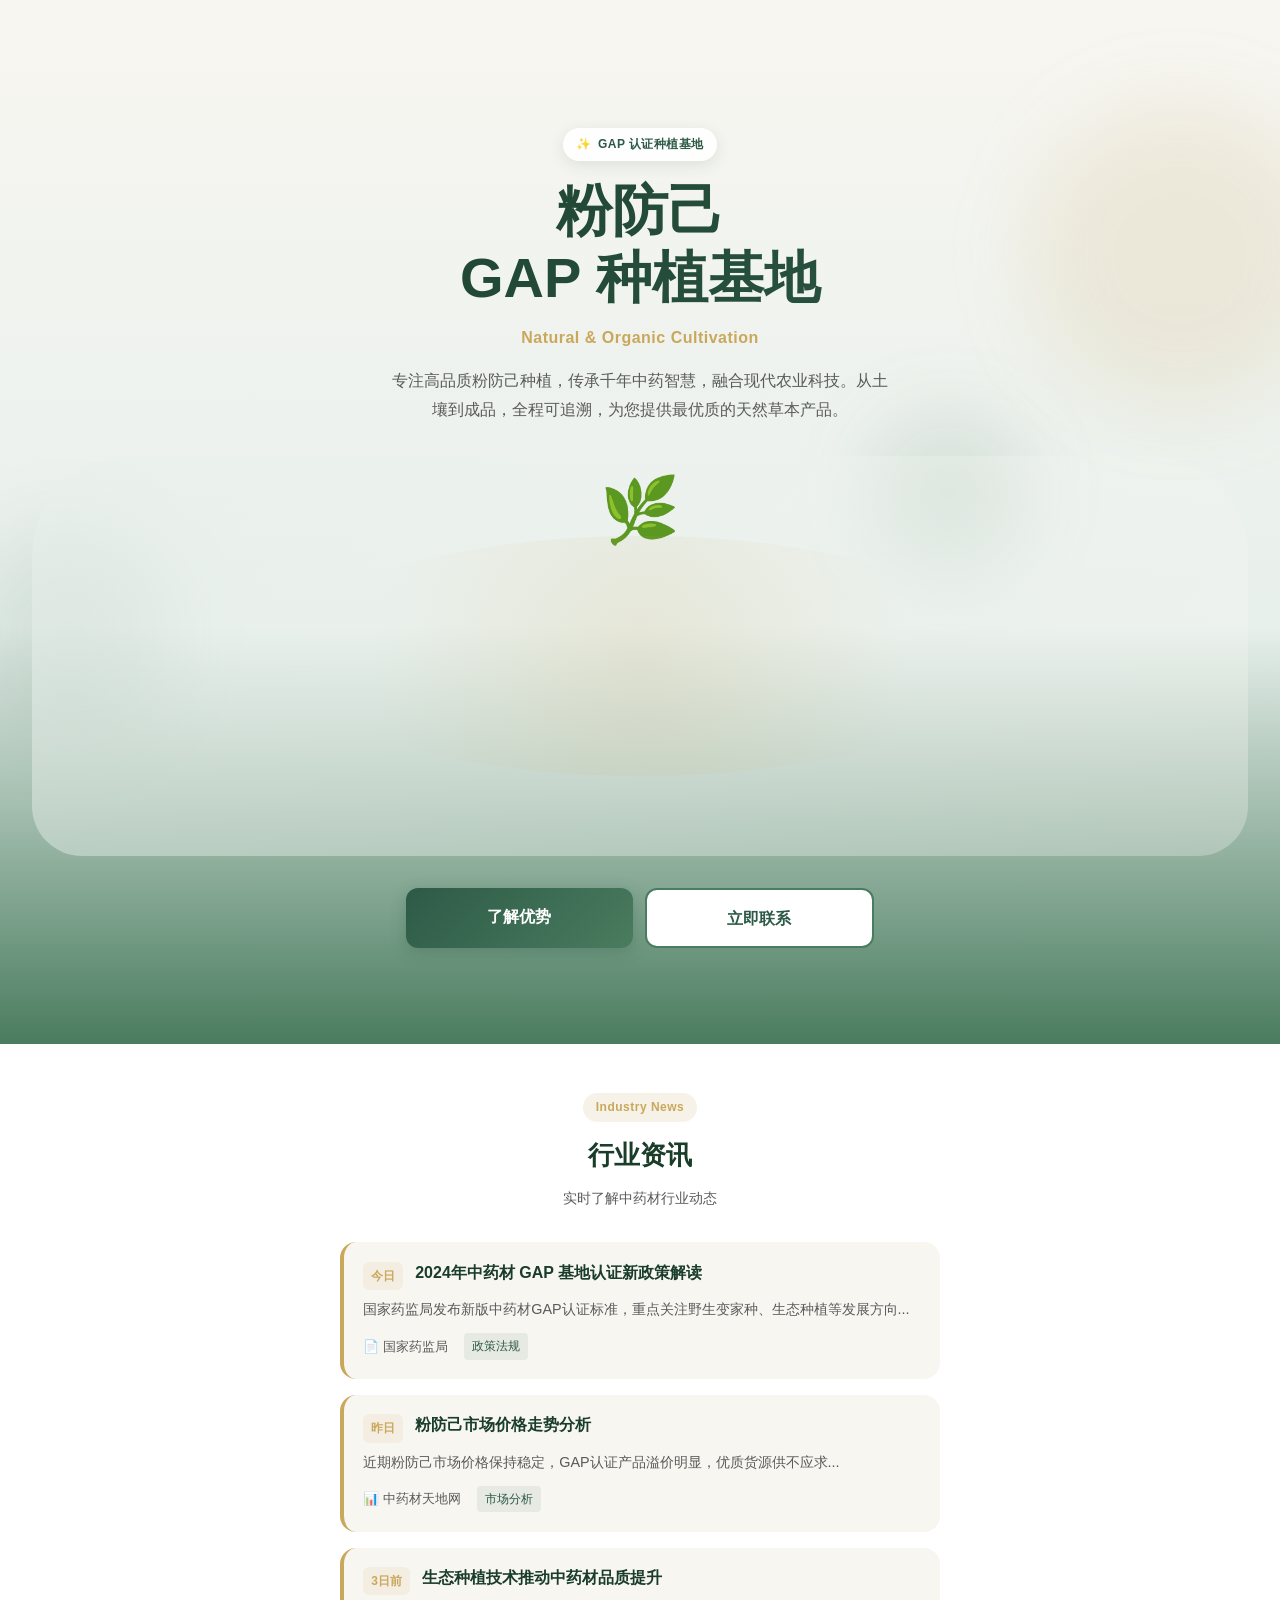
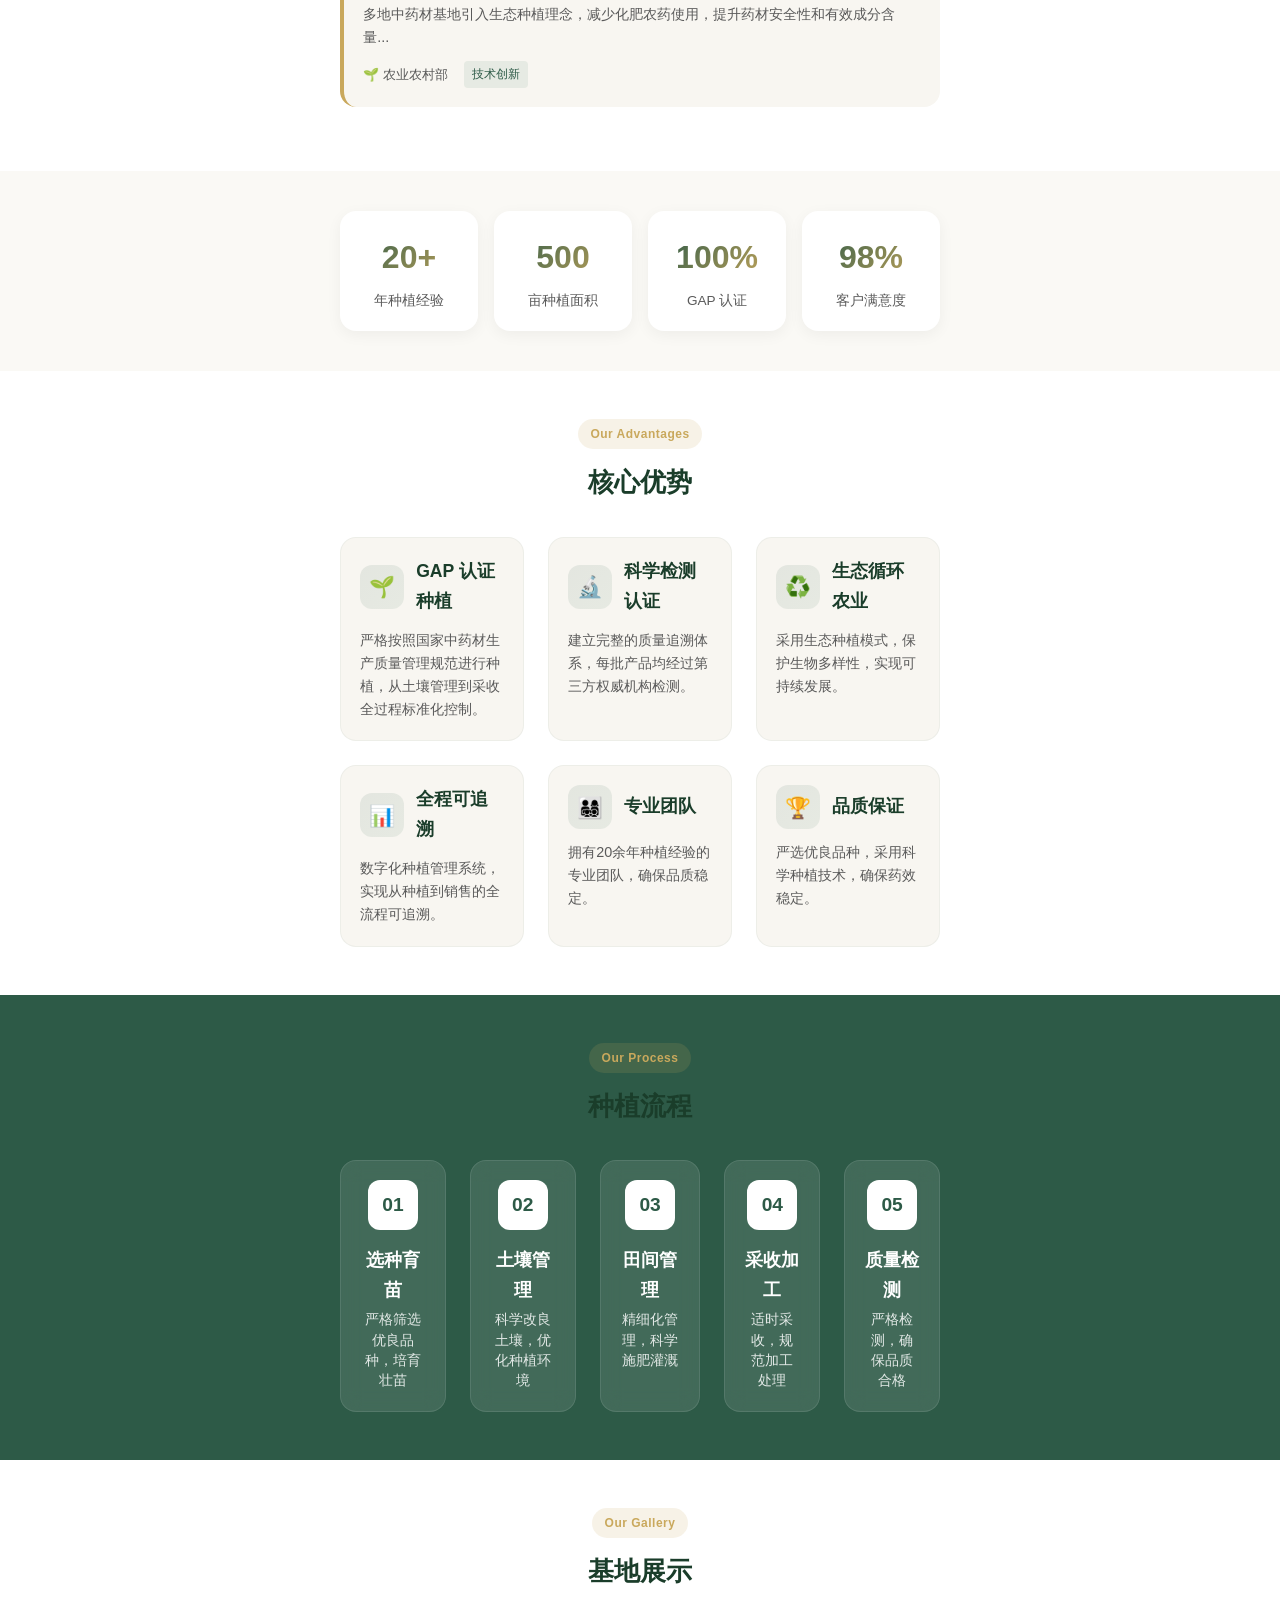
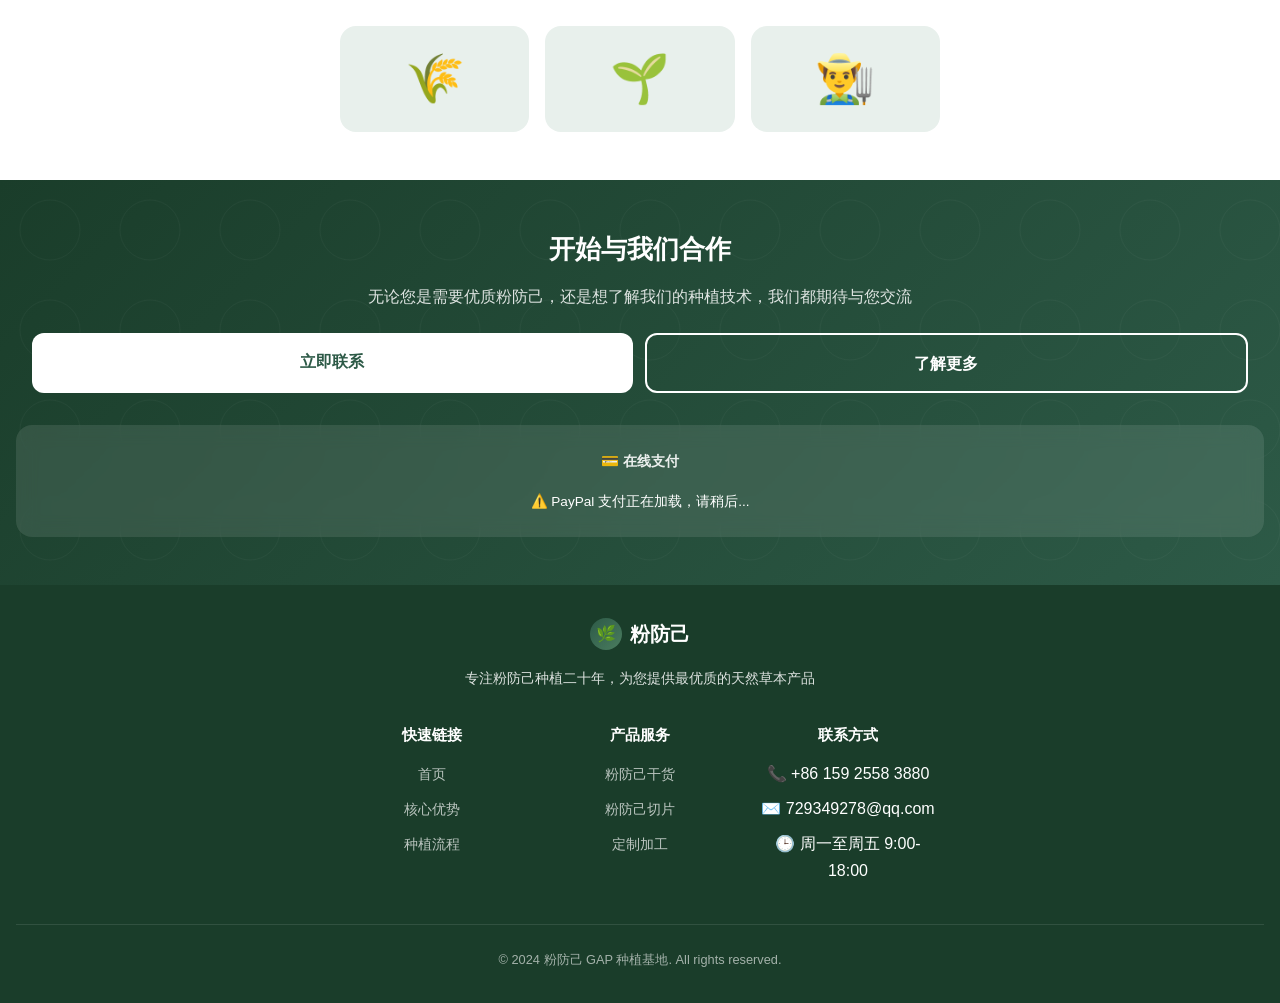
<file: index.html>
<!DOCTYPE html>
<html lang="zh-CN">
<head>
    <meta charset="UTF-8">
    <meta name="viewport" content="width=device-width, initial-scale=1.0, maximum-scale=5.0">
    <title>粉防己 GAP 种植基地 - Natural & Organic Cultivation</title>
    <style>
        @charset "UTF-8";

        * {
            margin: 0;
            padding: 0;
            box-sizing: border-box;
        }

        :root {
            --primary-dark: #1a3d2a;
            --primary: #2d5a47;
            --primary-light: #4a7c5f;
            --accent: #c9a85c;
            --accent-light: #e8d5a8;
            --cream: #f8f6f1;
            --cream-light: #faf9f5;
            --light-green: #e8f0ec;
            --text-primary: #1a1a1a;
            --text-secondary: #5a5a5a;
            --white: #ffffff;
        }

        body {
            font-family: -apple-system, BlinkMacSystemFont, "Segoe UI", "Microsoft YaHei", "SimSun", sans-serif;
            background: var(--cream);
            color: var(--text-primary);
            line-height: 1.7;
            overflow-x: hidden;
        }

        /* Mobile Navigation */
        .mobile-nav {
            position: fixed;
            top: 0;
            left: 0;
            right: 0;
            z-index: 1000;
            background: rgba(255, 255, 255, 0.98);
            backdrop-filter: blur(20px);
            -webkit-backdrop-filter: blur(20px);
            padding: 0.75rem 1rem;
            display: flex;
            justify-content: space-between;
            align-items: center;
            border-bottom: 1px solid rgba(26, 61, 42, 0.08);
        }

        .nav-logo {
            font-size: 1.25rem;
            font-weight: 700;
            color: var(--primary-dark);
            text-decoration: none;
            display: flex;
            align-items: center;
            gap: 0.5rem;
        }

        .nav-logo-icon {
            width: 32px;
            height: 32px;
            background: linear-gradient(135deg, var(--primary), var(--primary-light));
            border-radius: 50%;
            display: flex;
            align-items: center;
            justify-content: center;
            color: white;
            font-size: 1rem;
        }

        .mobile-menu-btn {
            width: 44px;
            height: 44px;
            background: var(--light-green);
            border: none;
            border-radius: 12px;
            cursor: pointer;
            display: flex;
            flex-direction: column;
            align-items: center;
            justify-content: center;
            gap: 4px;
            transition: all 0.3s ease;
        }

        .mobile-menu-btn span {
            width: 20px;
            height: 2px;
            background: var(--primary);
            border-radius: 2px;
            transition: all 0.3s ease;
        }

        .mobile-menu-btn.active span:nth-child(1) {
            transform: rotate(45deg) translate(5px, 5px);
        }

        .mobile-menu-btn.active span:nth-child(2) {
            opacity: 0;
        }

        .mobile-menu-btn.active span:nth-child(3) {
            transform: rotate(-45deg) translate(5px, -5px);
        }

        .mobile-menu {
            position: fixed;
            top: 70px;
            left: 0;
            right: 0;
            background: white;
            padding: 1rem;
            transform: translateY(-100%);
            opacity: 0;
            transition: all 0.4s cubic-bezier(0.4, 0, 0.2, 1);
            z-index: 999;
            box-shadow: 0 10px 40px rgba(0, 0, 0, 0.1);
        }

        .mobile-menu.active {
            transform: translateY(0);
            opacity: 1;
        }

        .mobile-menu a {
            display: block;
            padding: 1rem;
            color: var(--text-primary);
            text-decoration: none;
            font-size: 1rem;
            font-weight: 500;
            border-radius: 12px;
            margin-bottom: 0.5rem;
            transition: all 0.3s ease;
        }

        .mobile-menu a:hover,
        .mobile-menu a.active {
            background: var(--light-green);
            color: var(--primary);
        }

        /* Hero Section - Mobile Optimized */
        .hero {
            min-height: 100vh;
            position: relative;
            padding: 5rem 1.5rem 3rem;
            overflow: hidden;
        }

        .hero-bg {
            position: absolute;
            top: 0;
            left: 0;
            right: 0;
            bottom: 0;
            background: linear-gradient(180deg,
                var(--cream) 0%,
                var(--light-green) 60%,
                var(--primary-light) 100%);
        }

        .hero-decorations {
            position: absolute;
            width: 100%;
            height: 100%;
            pointer-events: none;
        }

        .decoration-circle {
            position: absolute;
            border-radius: 50%;
            filter: blur(40px);
            animation: float 10s ease-in-out infinite;
        }

        .decoration-circle-1 {
            width: 300px;
            height: 300px;
            background: rgba(201, 168, 92, 0.15);
            top: 10%;
            right: -50px;
        }

        .decoration-circle-2 {
            width: 200px;
            height: 200px;
            background: rgba(45, 90, 71, 0.1);
            bottom: 30%;
            left: -30px;
            animation-delay: 3s;
        }

        .decoration-circle-3 {
            width: 150px;
            height: 150px;
            background: rgba(74, 124, 95, 0.15);
            top: 40%;
            right: 20%;
            animation-delay: 6s;
        }

        @keyframes float {
            0%, 100% { transform: translate(0, 0); }
            50% { transform: translate(20px, -20px); }
        }

        .hero-content {
            position: relative;
            z-index: 1;
            text-align: center;
        }

        .hero-badge {
            display: inline-flex;
            align-items: center;
            gap: 0.4rem;
            padding: 0.4rem 0.8rem;
            background: rgba(255, 255, 255, 0.9);
            backdrop-filter: blur(10px);
            border-radius: 20px;
            font-size: 0.75rem;
            color: var(--primary);
            font-weight: 600;
            margin-bottom: 1rem;
            box-shadow: 0 4px 15px rgba(26, 61, 42, 0.1);
            letter-spacing: 0.5px;
        }

        .hero-title {
            font-size: 2.2rem;
            font-weight: 800;
            line-height: 1.2;
            margin-bottom: 0.75rem;
            background: linear-gradient(135deg, var(--primary-dark), var(--primary));
            -webkit-background-clip: text;
            -webkit-text-fill-color: transparent;
            background-clip: text;
        }

        .hero-subtitle {
            font-size: 1rem;
            font-weight: 600;
            color: var(--accent);
            margin-bottom: 1rem;
            letter-spacing: 0.5px;
        }

        .hero-description {
            font-size: 1rem;
            color: var(--text-secondary);
            margin-bottom: 1.5rem;
            line-height: 1.8;
            max-width: 500px;
            margin-left: auto;
            margin-right: auto;
        }

        .hero-visual {
            width: 100%;
            height: 250px;
            margin: 2rem auto;
            position: relative;
            display: flex;
            align-items: center;
            justify-content: center;
        }

        .plant-illustration {
            width: 100%;
            height: 100%;
            background: linear-gradient(135deg,
                rgba(232, 240, 236, 0.5) 0%,
                rgba(248, 246, 241, 0.3) 100%);
            border-radius: 100px 100px 50px 50px;
            position: relative;
            overflow: hidden;
        }

        .plant-illustration::before {
            content: '';
            position: absolute;
            width: 60%;
            height: 60%;
            background: radial-gradient(circle, rgba(201, 168, 92, 0.15) 0%, transparent 70%);
            border-radius: 50%;
            top: 50%;
            left: 50%;
            transform: translate(-50%, -50%);
        }

        .hero-cta {
            display: flex;
            flex-direction: column;
            gap: 0.75rem;
            padding: 0 1rem;
        }

        .btn {
            width: 100%;
            padding: 0.9rem 1.5rem;
            border-radius: 12px;
            font-size: 1rem;
            font-weight: 600;
            text-decoration: none;
            text-align: center;
            transition: all 0.3s ease;
            border: none;
            cursor: pointer;
        }

        .btn-primary {
            background: linear-gradient(135deg, var(--primary), var(--primary-light));
            color: white;
            box-shadow: 0 4px 15px rgba(45, 90, 71, 0.3);
        }

        .btn-primary:hover {
            transform: translateY(-2px);
            box-shadow: 0 6px 20px rgba(45, 90, 71, 0.4);
        }

        .btn-secondary {
            background: white;
            color: var(--primary);
            border: 2px solid var(--primary-light);
        }

        .btn-secondary:hover {
            background: var(--light-green);
        }

        /* News Section - New */
        .news-section {
            padding: 3rem 1rem;
            background: white;
        }

        .section-header {
            text-align: center;
            margin-bottom: 2rem;
        }

        .section-tag {
            display: inline-block;
            padding: 0.3rem 0.8rem;
            background: rgba(201, 168, 92, 0.15);
            border-radius: 15px;
            color: var(--accent);
            font-size: 0.75rem;
            font-weight: 600;
            margin-bottom: 0.75rem;
            letter-spacing: 0.5px;
        }

        .section-title {
            font-size: 1.6rem;
            font-weight: 700;
            margin-bottom: 0.5rem;
            color: var(--primary-dark);
        }

        .news-container {
            max-width: 600px;
            margin: 0 auto;
        }

        .news-card {
            background: var(--cream);
            border-radius: 16px;
            padding: 1.2rem;
            margin-bottom: 1rem;
            transition: all 0.3s ease;
            border-left: 4px solid var(--accent);
            cursor: pointer;
        }

        .news-card:hover {
            transform: translateX(5px);
            box-shadow: 0 8px 25px rgba(0, 0, 0, 0.08);
        }

        .news-header {
            display: flex;
            align-items: flex-start;
            gap: 0.75rem;
            margin-bottom: 0.5rem;
        }

        .news-date {
            font-size: 0.75rem;
            color: var(--accent);
            font-weight: 600;
            padding: 0.25rem 0.5rem;
            background: rgba(201, 168, 92, 0.1);
            border-radius: 6px;
            white-space: nowrap;
        }

        .news-title {
            font-size: 1rem;
            font-weight: 600;
            color: var(--primary-dark);
            flex: 1;
            line-height: 1.4;
        }

        .news-summary {
            font-size: 0.9rem;
            color: var(--text-secondary);
            line-height: 1.6;
            margin-bottom: 0.75rem;
        }

        .news-meta {
            display: flex;
            align-items: center;
            gap: 1rem;
            font-size: 0.8rem;
            color: var(--text-secondary);
        }

        .news-source {
            display: flex;
            align-items: center;
            gap: 0.3rem;
        }

        .news-category {
            padding: 0.2rem 0.5rem;
            background: rgba(74, 124, 95, 0.1);
            color: var(--primary);
            border-radius: 4px;
            font-size: 0.75rem;
            font-weight: 500;
        }

        /* Stats Section */
        .stats {
            padding: 2.5rem 1rem;
            background: var(--cream-light);
        }

        .stats-container {
            display: grid;
            grid-template-columns: repeat(2, 1fr);
            gap: 1rem;
            max-width: 600px;
            margin: 0 auto;
        }

        .stat-item {
            background: white;
            border-radius: 16px;
            padding: 1.2rem;
            text-align: center;
            box-shadow: 0 4px 15px rgba(0, 0, 0, 0.05);
            transition: all 0.3s ease;
        }

        .stat-item:hover {
            transform: translateY(-3px);
            box-shadow: 0 6px 20px rgba(0, 0, 0, 0.08);
        }

        .stat-number {
            font-size: 2rem;
            font-weight: 700;
            background: linear-gradient(135deg, var(--primary), var(--accent));
            -webkit-background-clip: text;
            -webkit-text-fill-color: transparent;
            background-clip: text;
            margin-bottom: 0.25rem;
        }

        .stat-label {
            font-size: 0.85rem;
            color: var(--text-secondary);
            font-weight: 500;
        }

        /* Features Section */
        .features {
            padding: 3rem 1rem;
            background: white;
        }

        .features-grid {
            display: grid;
            grid-template-columns: 1fr;
            gap: 1rem;
            max-width: 600px;
            margin: 0 auto;
        }

        .feature-card {
            background: var(--cream);
            border-radius: 16px;
            padding: 1.2rem;
            transition: all 0.3s ease;
            border: 1px solid rgba(45, 90, 71, 0.05);
            position: relative;
            overflow: hidden;
        }

        .feature-card::before {
            content: '';
            position: absolute;
            top: 0;
            left: 0;
            right: 0;
            height: 3px;
            background: linear-gradient(90deg, var(--primary), var(--accent));
            transform: scaleX(0);
            transform-origin: left;
            transition: transform 0.3s ease;
        }

        .feature-card:hover::before {
            transform: scaleX(1);
        }

        .feature-card:hover {
            transform: translateY(-3px);
            box-shadow: 0 8px 25px rgba(26, 61, 42, 0.1);
        }

        .feature-header {
            display: flex;
            align-items: center;
            gap: 0.75rem;
            margin-bottom: 0.75rem;
        }

        .feature-icon {
            width: 44px;
            height: 44px;
            background: linear-gradient(135deg, rgba(45, 90, 71, 0.1), rgba(74, 124, 95, 0.1));
            border-radius: 12px;
            display: flex;
            align-items: center;
            justify-content: center;
            font-size: 1.3rem;
            color: var(--primary);
            flex-shrink: 0;
        }

        .feature-title {
            font-size: 1.1rem;
            font-weight: 600;
            color: var(--primary-dark);
        }

        .feature-description {
            color: var(--text-secondary);
            font-size: 0.9rem;
            line-height: 1.6;
        }

        /* Process Section */
        .process {
            padding: 3rem 1rem;
            background: var(--primary);
            position: relative;
            overflow: hidden;
        }

        .process-container {
            position: relative;
            z-index: 1;
        }

        .process-header .section-tag {
            background: rgba(255, 255, 255, 0.15);
            color: white;
        }

        .process-header .section-title {
            color: white;
        }

        .process-steps {
            display: flex;
            flex-direction: column;
            gap: 1.5rem;
            max-width: 600px;
            margin: 0 auto;
        }

        .process-step {
            background: rgba(255, 255, 255, 0.1);
            backdrop-filter: blur(10px);
            border-radius: 16px;
            padding: 1.2rem;
            display: flex;
            align-items: center;
            gap: 1rem;
            border: 1px solid rgba(255, 255, 255, 0.1);
        }

        .step-number {
            width: 50px;
            height: 50px;
            background: white;
            border-radius: 12px;
            display: flex;
            align-items: center;
            justify-content: center;
            font-size: 1.2rem;
            font-weight: 700;
            color: var(--primary);
            flex-shrink: 0;
        }

        .step-content {
            flex: 1;
        }

        .step-title {
            font-size: 1.1rem;
            font-weight: 600;
            color: white;
            margin-bottom: 0.25rem;
        }

        .step-description {
            font-size: 0.85rem;
            color: rgba(255, 255, 255, 0.85);
            line-height: 1.5;
        }

        /* Gallery Section */
        .gallery {
            padding: 3rem 1rem;
            background: white;
        }

        .gallery-grid {
            display: grid;
            grid-template-columns: 1fr;
            gap: 1rem;
            max-width: 600px;
            margin: 0 auto;
        }

        .gallery-item {
            aspect-ratio: 16/9;
            background: var(--light-green);
            border-radius: 16px;
            position: relative;
            overflow: hidden;
            display: flex;
            align-items: center;
            justify-content: center;
            transition: all 0.3s ease;
            cursor: pointer;
        }

        .gallery-item:hover {
            transform: scale(1.02);
        }

        .gallery-item::before {
            content: '';
            position: absolute;
            top: 0;
            left: 0;
            right: 0;
            bottom: 0;
            background: linear-gradient(180deg,
                transparent 0%,
                rgba(26, 61, 42, 0.8) 100%);
            opacity: 0;
            transition: opacity 0.3s ease;
        }

        .gallery-item:hover::before {
            opacity: 1;
        }

        .gallery-content {
            position: absolute;
            bottom: 0;
            left: 0;
            right: 0;
            padding: 1rem;
            z-index: 2;
            color: white;
            opacity: 0;
            transform: translateY(10px);
            transition: all 0.3s ease;
        }

        .gallery-item:hover .gallery-content {
            opacity: 1;
            transform: translateY(0);
        }

        .gallery-title {
            font-size: 1.1rem;
            font-weight: 600;
            margin-bottom: 0.25rem;
        }

        .gallery-description {
            font-size: 0.85rem;
            opacity: 0.9;
        }

        .gallery-placeholder {
            text-align: center;
            color: var(--primary);
            font-size: 3rem;
        }

        /* CTA Section */
        .cta {
            padding: 3rem 1rem;
            background: linear-gradient(135deg,
                var(--primary-dark) 0%,
                var(--primary) 100%);
            position: relative;
            overflow: hidden;
        }

        .cta::before {
            content: '';
            position: absolute;
            top: 0;
            left: 0;
            right: 0;
            bottom: 0;
            background: url('data:image/svg+xml,<svg xmlns="http://www.w3.org/2000/svg" viewBox="0 0 100 100"><circle cx="50" cy="50" r="30" fill="none" stroke="rgba(255,255,255,0.03)" stroke-width="1"/></svg>');
            background-size: 100px 100px;
        }

        .cta-container {
            position: relative;
            z-index: 1;
            text-align: center;
        }

        .cta-title {
            font-size: 1.6rem;
            font-weight: 700;
            color: white;
            margin-bottom: 0.75rem;
        }

        .cta-subtitle {
            font-size: 1rem;
            color: rgba(255, 255, 255, 0.85);
            margin-bottom: 1.5rem;
            line-height: 1.6;
        }

        .cta-buttons {
            display: flex;
            flex-direction: column;
            gap: 0.75rem;
            padding: 0 1rem;
        }

        .btn-white {
            padding: 0.9rem 1.5rem;
            background: white;
            color: var(--primary);
            text-decoration: none;
            border-radius: 12px;
            font-weight: 600;
            font-size: 1rem;
            transition: all 0.3s ease;
        }

        .btn-white:hover {
            transform: translateY(-2px);
            box-shadow: 0 6px 20px rgba(0, 0, 0, 0.2);
        }

        .btn-outline-white {
            padding: 0.9rem 1.5rem;
            background: transparent;
            color: white;
            text-decoration: none;
            border-radius: 12px;
            font-weight: 600;
            font-size: 1rem;
            border: 2px solid white;
            transition: all 0.3s ease;
        }

        .btn-outline-white:hover {
            background: white;
            color: var(--primary);
        }

        /* Footer */
        .footer {
            padding: 2rem 1rem;
            background: var(--primary-dark);
            color: white;
        }

        .footer-brand {
            text-align: center;
            margin-bottom: 2rem;
        }

        .footer-brand .nav-logo {
            justify-content: center;
            color: white;
            margin-bottom: 1rem;
        }

        .footer-brand p {
            color: rgba(255, 255, 255, 0.85);
            font-size: 0.9rem;
            line-height: 1.6;
        }

        .footer-links {
            display: grid;
            grid-template-columns: repeat(3, 1fr);
            gap: 1.5rem;
            max-width: 600px;
            margin: 0 auto;
            text-align: center;
        }

        .footer-column h4 {
            font-size: 0.95rem;
            font-weight: 600;
            margin-bottom: 0.75rem;
            color: white;
        }

        .footer-column ul {
            list-style: none;
        }

        .footer-column ul li {
            margin-bottom: 0.5rem;
        }

        .footer-column ul li a {
            color: rgba(255, 255, 255, 0.7);
            text-decoration: none;
            font-size: 0.85rem;
            transition: color 0.3s ease;
        }

        .footer-column ul li a:hover {
            color: white;
        }

        .footer-bottom {
            text-align: center;
            color: rgba(255, 255, 255, 0.6);
            font-size: 0.8rem;
            margin-top: 2rem;
            padding-top: 1.5rem;
            border-top: 1px solid rgba(255, 255, 255, 0.1);
        }

        /* Loading Animation */
        .loading {
            display: inline-flex;
            align-items: center;
            gap: 0.5rem;
            font-size: 0.85rem;
            color: var(--text-secondary);
        }

        .loading-dot {
            width: 8px;
            height: 8px;
            background: var(--accent);
            border-radius: 50%;
            animation: pulse 1.5s ease-in-out infinite;
        }

        .loading-dot:nth-child(2) { animation-delay: 0.2s; }
        .loading-dot:nth-child(3) { animation-delay: 0.4s; }

        @keyframes pulse {
            0%, 100% { opacity: 0.3; transform: scale(1); }
            50% { opacity: 1; transform: scale(1.2); }
        }

        /* Responsive */
        @media (min-width: 768px) {
            .mobile-nav {
                display: none;
            }

            .desktop-nav {
                display: flex;
                position: fixed;
                top: 0;
                left: 0;
                right: 0;
                z-index: 1000;
                padding: 1rem 4rem;
                background: rgba(255, 255, 255, 0.98);
                backdrop-filter: blur(20px);
                border-bottom: 1px solid rgba(26, 61, 42, 0.08);
            }

            .desktop-nav-content {
                max-width: 1200px;
                margin: 0 auto;
                display: flex;
                justify-content: space-between;
                align-items: center;
            }

            .nav-links {
                display: flex;
                gap: 2rem;
                list-style: none;
            }

            .nav-links a {
                color: var(--text-primary);
                text-decoration: none;
                font-weight: 500;
                font-size: 0.95rem;
                transition: color 0.3s ease;
            }

            .nav-links a:hover {
                color: var(--primary);
            }

            .hero {
                padding: 8rem 2rem 6rem;
            }

            .hero-title {
                font-size: 3.5rem;
            }

            .hero-visual {
                height: 400px;
            }

            .hero-cta {
                flex-direction: row;
                justify-content: center;
                max-width: 500px;
                margin: 0 auto;
            }

            .stats-container {
                grid-template-columns: repeat(4, 1fr);
            }

            .features-grid {
                grid-template-columns: repeat(3, 1fr);
                gap: 1.5rem;
            }

            .process-steps {
                flex-direction: row;
                justify-content: space-between;
            }

            .process-step {
                flex-direction: column;
                text-align: center;
            }

            .gallery-grid {
                grid-template-columns: repeat(3, 1fr);
            }

            .cta-buttons {
                flex-direction: row;
                justify-content: center;
            }
        }

        @media (min-width: 1024px) {
            .features-grid {
                grid-template-columns: repeat(3, 1fr);
            }
        }
    </style>
</head>
<body>
    <!-- Mobile Navigation -->
    <nav class="mobile-nav">
        <a href="#" class="nav-logo">
            <div class="nav-logo-icon">🌿</div>
            <span>粉防己</span>
        </a>
        <button class="mobile-menu-btn" id="menuBtn">
            <span></span>
            <span></span>
            <span></span>
        </button>
    </nav>

    <div class="mobile-menu" id="mobileMenu">
        <a href="#home" class="active">首页</a>
        <a href="#news">行业资讯</a>
        <a href="#features">核心优势</a>
        <a href="#process">种植流程</a>
        <a href="#gallery">基地展示</a>
        <a href="#contact">联系我们</a>
    </div>

    <!-- Desktop Navigation -->
    <nav class="desktop-nav" style="display: none;">
        <div class="desktop-nav-content">
            <a href="#" class="nav-logo">
                <div class="nav-logo-icon">🌿</div>
                <span>粉防己</span>
            </a>
            <ul class="nav-links">
                <li><a href="#home">首页</a></li>
                <li><a href="#news">行业资讯</a></li>
                <li><a href="#features">核心优势</a></li>
                <li><a href="#process">种植流程</a></li>
                <li><a href="#gallery">基地展示</a></li>
                <li><a href="#contact">联系我们</a></li>
            </ul>
        </div>
    </nav>

    <!-- Hero Section -->
    <section class="hero" id="home">
        <div class="hero-bg">
            <div class="hero-decorations">
                <div class="decoration-circle decoration-circle-1"></div>
                <div class="decoration-circle decoration-circle-2"></div>
                <div class="decoration-circle decoration-circle-3"></div>
            </div>
        </div>
        <div class="hero-content">
            <div class="hero-badge">
                <span>✨</span> GAP 认证种植基地
            </div>
            <h1 class="hero-title">粉防己<br>GAP 种植基地</h1>
            <p class="hero-subtitle">Natural & Organic Cultivation</p>
            <p class="hero-description">
                专注高品质粉防己种植，传承千年中药智慧，融合现代农业科技。从土壤到成品，全程可追溯，为您提供最优质的天然草本产品。
            </p>
            <div class="hero-visual">
                <div class="plant-illustration">
                    <div style="font-size: 4rem;">🌿</div>
                </div>
            </div>
            <div class="hero-cta">
                <a href="#features" class="btn btn-primary">了解优势</a>
                <a href="#contact" class="btn btn-secondary">立即联系</a>
            </div>
        </div>
    </section>

    <!-- News Section -->
    <section class="news-section" id="news">
        <div class="section-header">
            <div class="section-tag">Industry News</div>
            <h2 class="section-title">行业资讯</h2>
            <p style="color: var(--text-secondary); font-size: 0.9rem;">实时了解中药材行业动态</p>
        </div>
        <div class="news-container">
            <div class="news-card">
                <div class="news-header">
                    <span class="news-date">今日</span>
                    <h3 class="news-title">2024年中药材 GAP 基地认证新政策解读</h3>
                </div>
                <p class="news-summary">国家药监局发布新版中药材GAP认证标准，重点关注野生变家种、生态种植等发展方向...</p>
                <div class="news-meta">
                    <span class="news-source">📄 国家药监局</span>
                    <span class="news-category">政策法规</span>
                </div>
            </div>

            <div class="news-card">
                <div class="news-header">
                    <span class="news-date">昨日</span>
                    <h3 class="news-title">粉防己市场价格走势分析</h3>
                </div>
                <p class="news-summary">近期粉防己市场价格保持稳定，GAP认证产品溢价明显，优质货源供不应求...</p>
                <div class="news-meta">
                    <span class="news-source">📊 中药材天地网</span>
                    <span class="news-category">市场分析</span>
                </div>
            </div>

            <div class="news-card">
                <div class="news-header">
                    <span class="news-date">3日前</span>
                    <h3 class="news-title">生态种植技术推动中药材品质提升</h3>
                </div>
                <p class="news-summary">多地中药材基地引入生态种植理念，减少化肥农药使用，提升药材安全性和有效成分含量...</p>
                <div class="news-meta">
                    <span class="news-source">🌱 农业农村部</span>
                    <span class="news-category">技术创新</span>
                </div>
            </div>
        </div>
    </section>

    <!-- Stats Section -->
    <section class="stats">
        <div class="stats-container">
            <div class="stat-item">
                <div class="stat-number">20+</div>
                <div class="stat-label">年种植经验</div>
            </div>
            <div class="stat-item">
                <div class="stat-number">500</div>
                <div class="stat-label">亩种植面积</div>
            </div>
            <div class="stat-item">
                <div class="stat-number">100%</div>
                <div class="stat-label">GAP 认证</div>
            </div>
            <div class="stat-item">
                <div class="stat-number">98%</div>
                <div class="stat-label">客户满意度</div>
            </div>
        </div>
    </section>

    <!-- Features Section -->
    <section class="features" id="features">
        <div class="section-header">
            <div class="section-tag">Our Advantages</div>
            <h2 class="section-title">核心优势</h2>
        </div>
        <div class="features-grid">
            <div class="feature-card">
                <div class="feature-header">
                    <div class="feature-icon">🌱</div>
                    <h3 class="feature-title">GAP 认证种植</h3>
                </div>
                <p class="feature-description">严格按照国家中药材生产质量管理规范进行种植，从土壤管理到采收全过程标准化控制。</p>
            </div>
            <div class="feature-card">
                <div class="feature-header">
                    <div class="feature-icon">🔬</div>
                    <h3 class="feature-title">科学检测认证</h3>
                </div>
                <p class="feature-description">建立完整的质量追溯体系，每批产品均经过第三方权威机构检测。</p>
            </div>
            <div class="feature-card">
                <div class="feature-header">
                    <div class="feature-icon">♻️</div>
                    <h3 class="feature-title">生态循环农业</h3>
                </div>
                <p class="feature-description">采用生态种植模式，保护生物多样性，实现可持续发展。</p>
            </div>
            <div class="feature-card">
                <div class="feature-header">
                    <div class="feature-icon">📊</div>
                    <h3 class="feature-title">全程可追溯</h3>
                </div>
                <p class="feature-description">数字化种植管理系统，实现从种植到销售的全流程可追溯。</p>
            </div>
            <div class="feature-card">
                <div class="feature-header">
                    <div class="feature-icon">👨‍👩‍👧‍👦</div>
                    <h3 class="feature-title">专业团队</h3>
                </div>
                <p class="feature-description">拥有20余年种植经验的专业团队，确保品质稳定。</p>
            </div>
            <div class="feature-card">
                <div class="feature-header">
                    <div class="feature-icon">🏆</div>
                    <h3 class="feature-title">品质保证</h3>
                </div>
                <p class="feature-description">严选优良品种，采用科学种植技术，确保药效稳定。</p>
            </div>
        </div>
    </section>

    <!-- Process Section -->
    <section class="process" id="process">
        <div class="process-container">
            <div class="section-header">
                <div class="section-tag">Our Process</div>
                <h2 class="section-title">种植流程</h2>
            </div>
            <div class="process-steps">
                <div class="process-step">
                    <div class="step-number">01</div>
                    <div class="step-content">
                        <h3 class="step-title">选种育苗</h3>
                        <p class="step-description">严格筛选优良品种，培育壮苗</p>
                    </div>
                </div>
                <div class="process-step">
                    <div class="step-number">02</div>
                    <div class="step-content">
                        <h3 class="step-title">土壤管理</h3>
                        <p class="step-description">科学改良土壤，优化种植环境</p>
                    </div>
                </div>
                <div class="process-step">
                    <div class="step-number">03</div>
                    <div class="step-content">
                        <h3 class="step-title">田间管理</h3>
                        <p class="step-description">精细化管理，科学施肥灌溉</p>
                    </div>
                </div>
                <div class="process-step">
                    <div class="step-number">04</div>
                    <div class="step-content">
                        <h3 class="step-title">采收加工</h3>
                        <p class="step-description">适时采收，规范加工处理</p>
                    </div>
                </div>
                <div class="process-step">
                    <div class="step-number">05</div>
                    <div class="step-content">
                        <h3 class="step-title">质量检测</h3>
                        <p class="step-description">严格检测，确保品质合格</p>
                    </div>
                </div>
            </div>
        </div>
    </section>

    <!-- Gallery Section -->
    <section class="gallery" id="gallery">
        <div class="section-header">
            <div class="section-tag">Our Gallery</div>
            <h2 class="section-title">基地展示</h2>
        </div>
        <div class="gallery-grid">
            <div class="gallery-item">
                <div class="gallery-placeholder">🌾</div>
                <div class="gallery-content">
                    <h3 class="gallery-title">种植基地全貌</h3>
                    <p class="gallery-description">500亩标准化种植基地</p>
                </div>
            </div>
            <div class="gallery-item">
                <div class="gallery-placeholder">🌱</div>
                <div class="gallery-content">
                    <h3 class="gallery-title">优质种苗</h3>
                    <p class="gallery-description">科学培育的优质种苗</p>
                </div>
            </div>
            <div class="gallery-item">
                <div class="gallery-placeholder">👨‍🌾</div>
                <div class="gallery-content">
                    <h3 class="gallery-title">精细化管理</h3>
                    <p class="gallery-description">专业团队精心照料</p>
                </div>
            </div>
        </div>
    </section>

    <!-- CTA Section -->
    <section class="cta" id="contact">
        <div class="cta-container">
            <h2 class="cta-title">开始与我们合作</h2>
            <p class="cta-subtitle">无论您是需要优质粉防己，还是想了解我们的种植技术，我们都期待与您交流</p>
            <div class="cta-buttons">
                <a href="tel:+8615925583880" class="btn btn-white">立即联系</a>
                <a href="#features" class="btn btn-outline-white">了解更多</a>
            </div>
            
            <!-- PayPal 支付按钮 -->
            <div style="margin-top: 2rem; padding: 1.5rem; background: rgba(255,255,255,0.1); border-radius: 16px; backdrop-filter: blur(10px);">
                <p style="color: rgba(255,255,255,0.9); font-size: 0.9rem; margin-bottom: 1rem; font-weight: 600;">💳 在线支付</p>
                <div id="paypal-button-container" style="display: flex; justify-content: center;"></div>
            </div>
        </div>
    </section>

    <!-- Footer -->
    <footer class="footer">
        <div class="footer-brand">
            <a href="#" class="nav-logo">
                <div class="nav-logo-icon">🌿</div>
                <span>粉防己</span>
            </a>
            <p>专注粉防己种植二十年，为您提供最优质的天然草本产品</p>
        </div>
        <div class="footer-links">
            <div class="footer-column">
                <h4>快速链接</h4>
                <ul>
                    <li><a href="#home">首页</a></li>
                    <li><a href="#features">核心优势</a></li>
                    <li><a href="#process">种植流程</a></li>
                </ul>
            </div>
            <div class="footer-column">
                <h4>产品服务</h4>
                <ul>
                    <li><a href="#">粉防己干货</a></li>
                    <li><a href="#">粉防己切片</a></li>
                    <li><a href="#">定制加工</a></li>
                </ul>
            </div>
            <div class="footer-column">
                <h4>联系方式</h4>
                <ul>
                    <li>📞 +86 159 2558 3880</li>
                    <li>✉️ 729349278@qq.com</li>
                    <li>🕒 周一至周五 9:00-18:00</li>
                </ul>
            </div>
        </div>
        <div class="footer-bottom">
            <p>&copy; 2024 粉防己 GAP 种植基地. All rights reserved.</p>
        </div>
    </footer>

    <!-- PayPal SDK -->
    <script src="https://www.paypal.com/sdk/js?client-id=BAAo-QuX9VoZG8MdBfUkEc67DPJJvL6pmKocQvDu8DzyNE9Vcr9KqJU6Icg-TeiTik41nUvQJMp9EcSe6E&currency=USD&intent=capture"></script>
    
    <script>
        // Mobile menu toggle
        const menuBtn = document.getElementById('menuBtn');
        const mobileMenu = document.getElementById('mobileMenu');

        menuBtn.addEventListener('click', () => {
            menuBtn.classList.toggle('active');
            mobileMenu.classList.toggle('active');
        });

        // Close menu when clicking on links
        mobileMenu.querySelectorAll('a').forEach(link => {
            link.addEventListener('click', () => {
                menuBtn.classList.remove('active');
                mobileMenu.classList.remove('active');
            });
        });

        // Smooth scroll
        document.querySelectorAll('a[href^="#"]').forEach(anchor => {
            anchor.addEventListener('click', function (e) {
                e.preventDefault();
                const target = document.querySelector(this.getAttribute('href'));
                if (target) {
                    target.scrollIntoView({
                        behavior: 'smooth',
                        block: 'start'
                    });
                }
            });
        });

        // Update active nav link on scroll
        const sections = document.querySelectorAll('section[id]');
        const navLinks = document.querySelectorAll('.mobile-menu a');

        window.addEventListener('scroll', () => {
            let current = '';
            sections.forEach(section => {
                const sectionTop = section.offsetTop;
                if (window.scrollY >= sectionTop - 100) {
                    current = section.getAttribute('id');
                }
            });

            navLinks.forEach(link => {
                link.classList.remove('active');
                if (link.getAttribute('href') === `#${current}`) {
                    link.classList.add('active');
                }
            });
        });

        // PayPal 按钮渲染 - 等待 DOM 加载完成
        document.addEventListener('DOMContentLoaded', function() {
            console.log('DOM 加载完成，检查 PayPal SDK...');
            
            if (typeof paypal === 'undefined') {
                console.error('PayPal SDK 未加载！');
                document.getElementById('paypal-button-container').innerHTML = 
                    '<p style="color: #fff; font-size: 0.85rem;">⚠️ PayPal 支付正在加载，请稍后...</p>';
                return;
            }
            
            console.log('PayPal SDK 已加载，开始渲染按钮...');
            
            try {
                paypal.Buttons({
                    style: {
                        layout: 'vertical',
                        color: 'gold',
                        shape: 'rect',
                        label: 'paypal',
                        height: 45
                    },
                    createOrder: function(data, actions) {
                        console.log('创建订单...');
                        return actions.order.create({
                            purchase_units: [{
                                amount: {
                                    value: '50.00',
                                    currency_unit: 'USD'
                                },
                                description: '粉防己产品购买 - Fangji Product'
                            }]
                        });
                    },
                    onApprove: function(data, actions) {
                        console.log('支付批准，订单 ID:', data.orderID);
                        return actions.order.capture().then(function(details) {
                            console.log('支付成功:', details);
                            alert('✅ 支付成功！\n\n订单号：' + details.id + '\n付款人：' + details.payer.name.given_name);
                        });
                    },
                    onError: function(err) {
                        console.error('PayPal 错误:', err);
                        alert('❌ 支付错误：' + err.message + '\n\n请稍后重试或联系我们：+86 159 2558 3880');
                    },
                    onCancel: function(data) {
                        console.log('支付取消:', data);
                    }
                }).render('#paypal-button-container').then(function() {
                    console.log('PayPal 按钮渲染成功！');
                }).catch(function(err) {
                    console.error('PayPal 按钮渲染失败:', err);
                    document.getElementById('paypal-button-container').innerHTML = 
                        '<p style="color: #fff; font-size: 0.85rem;">⚠️ 支付按钮加载失败，请联系客服</p>';
                });
            } catch (e) {
                console.error('PayPal 初始化异常:', e);
                document.getElementById('paypal-button-container').innerHTML = 
                    '<p style="color: #fff; font-size: 0.85rem;">⚠️ 支付功能暂时不可用</p>';
            }
        });
    </script>
</body>
</html>
</file>
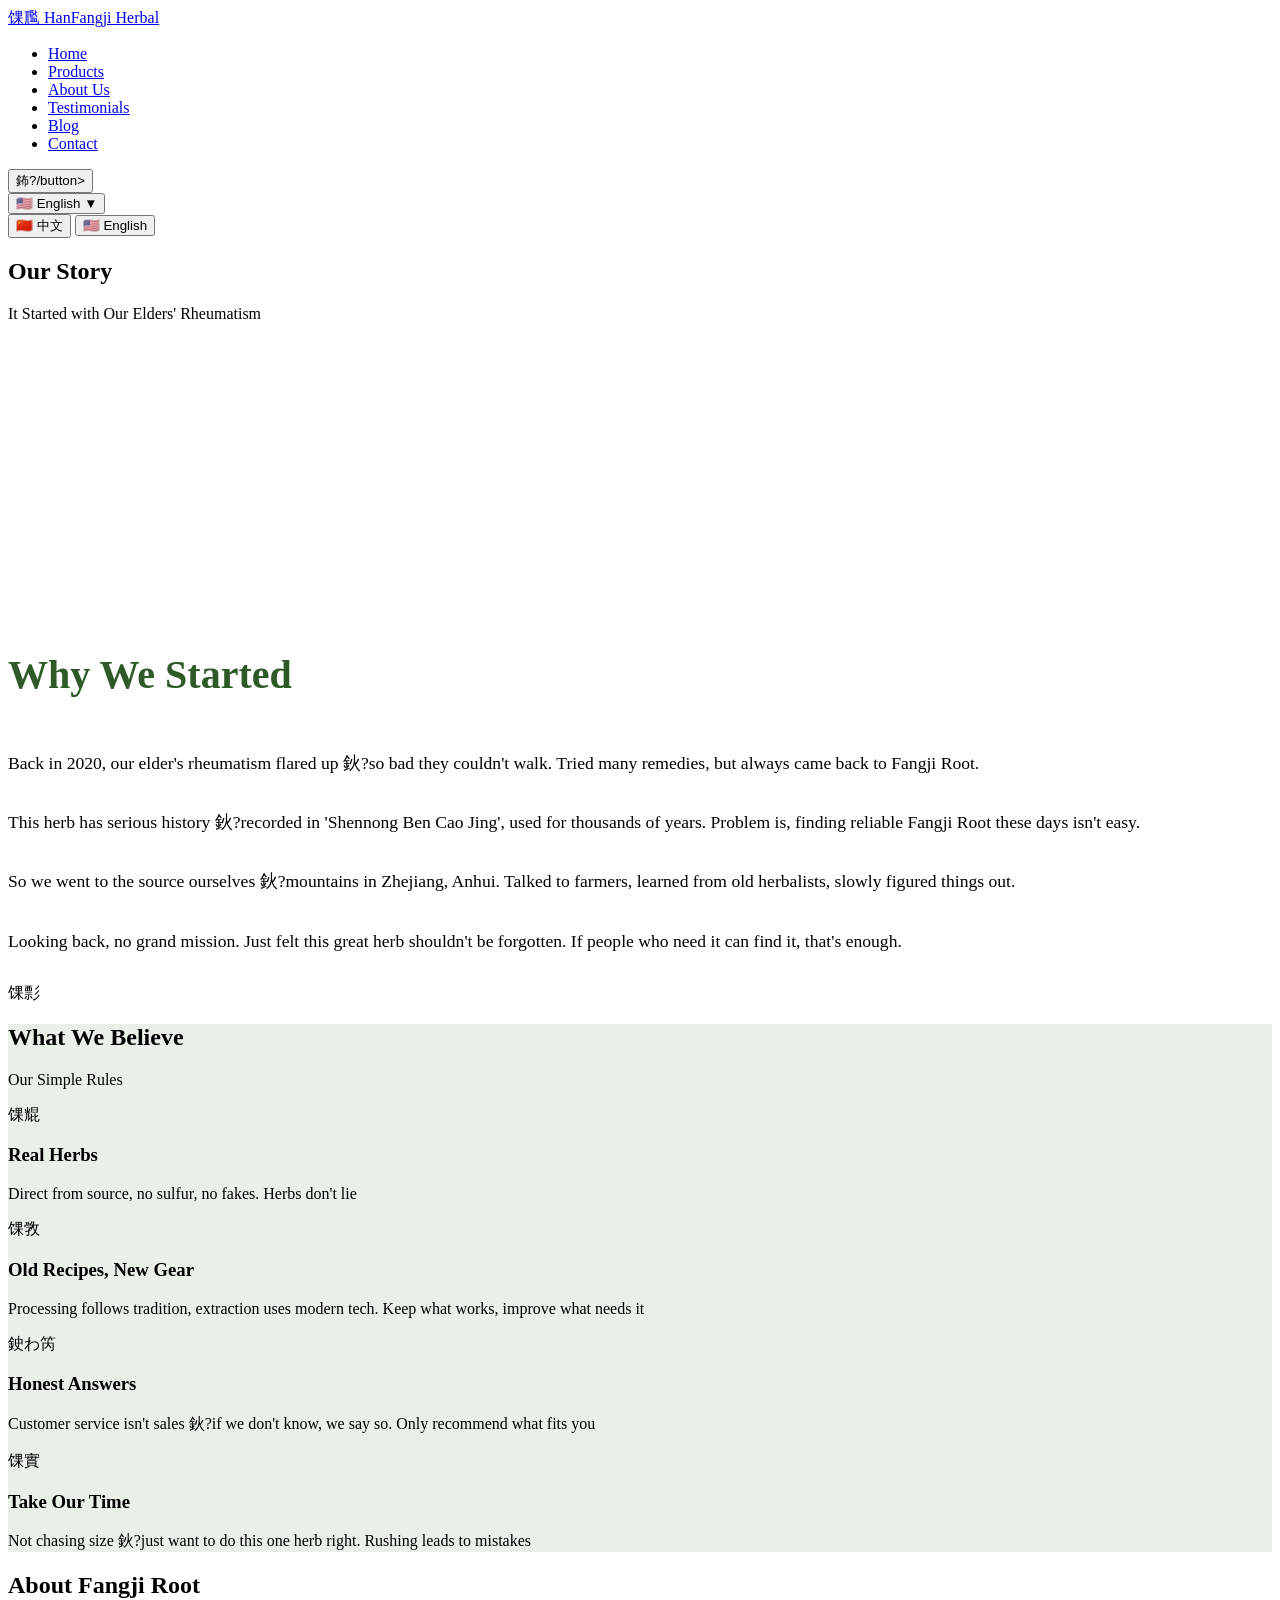
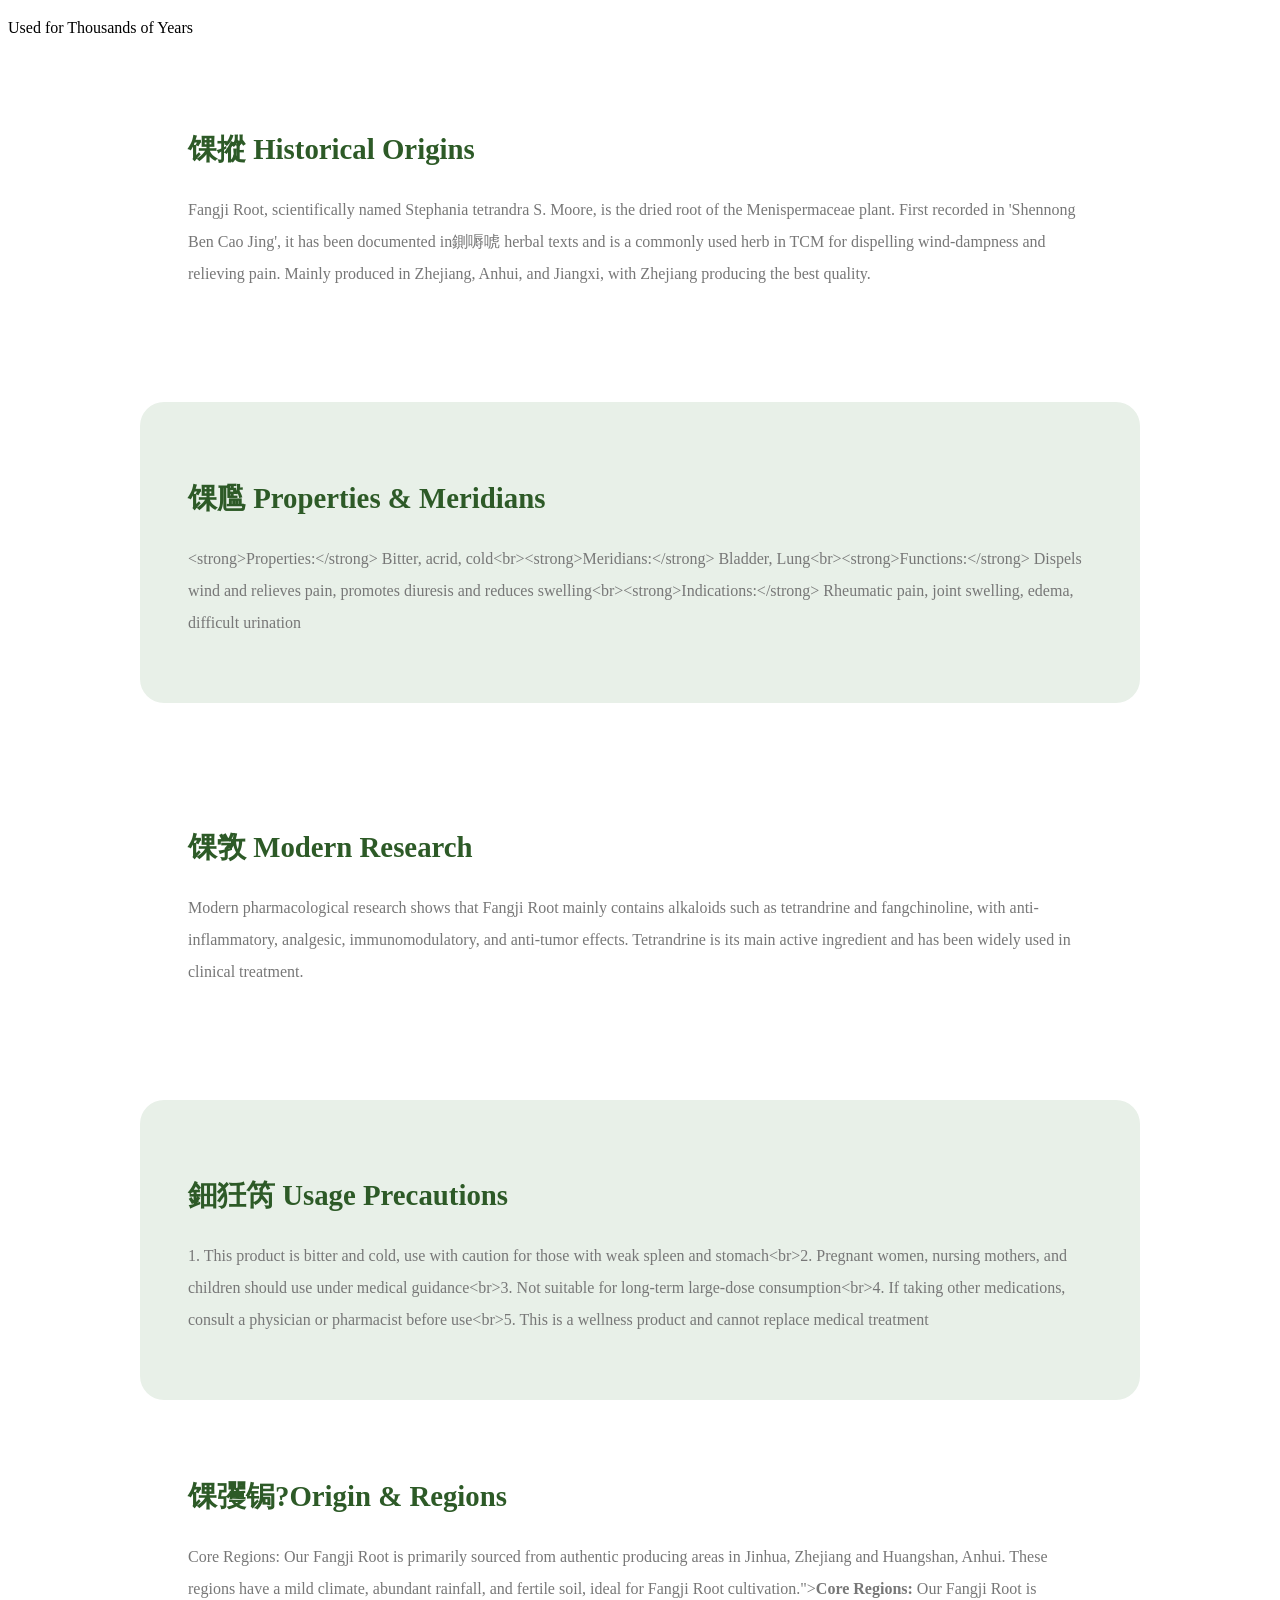
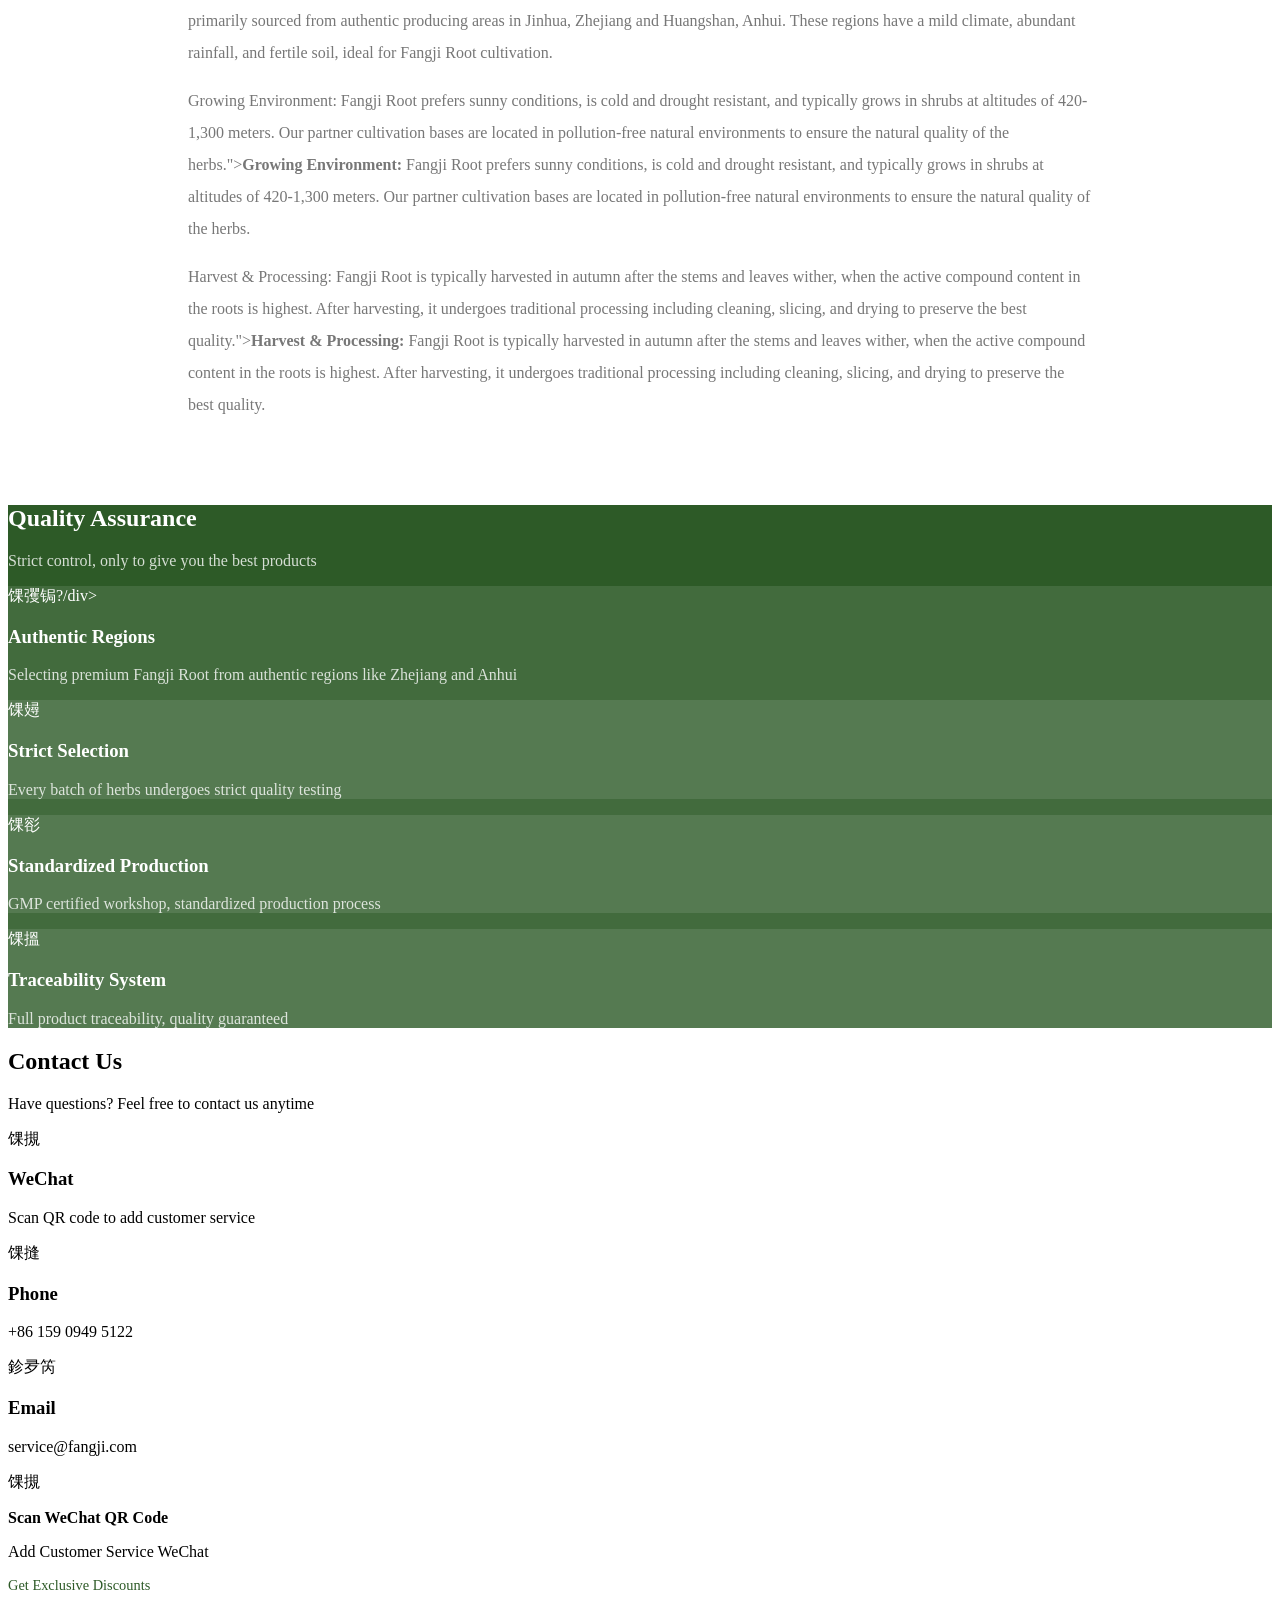
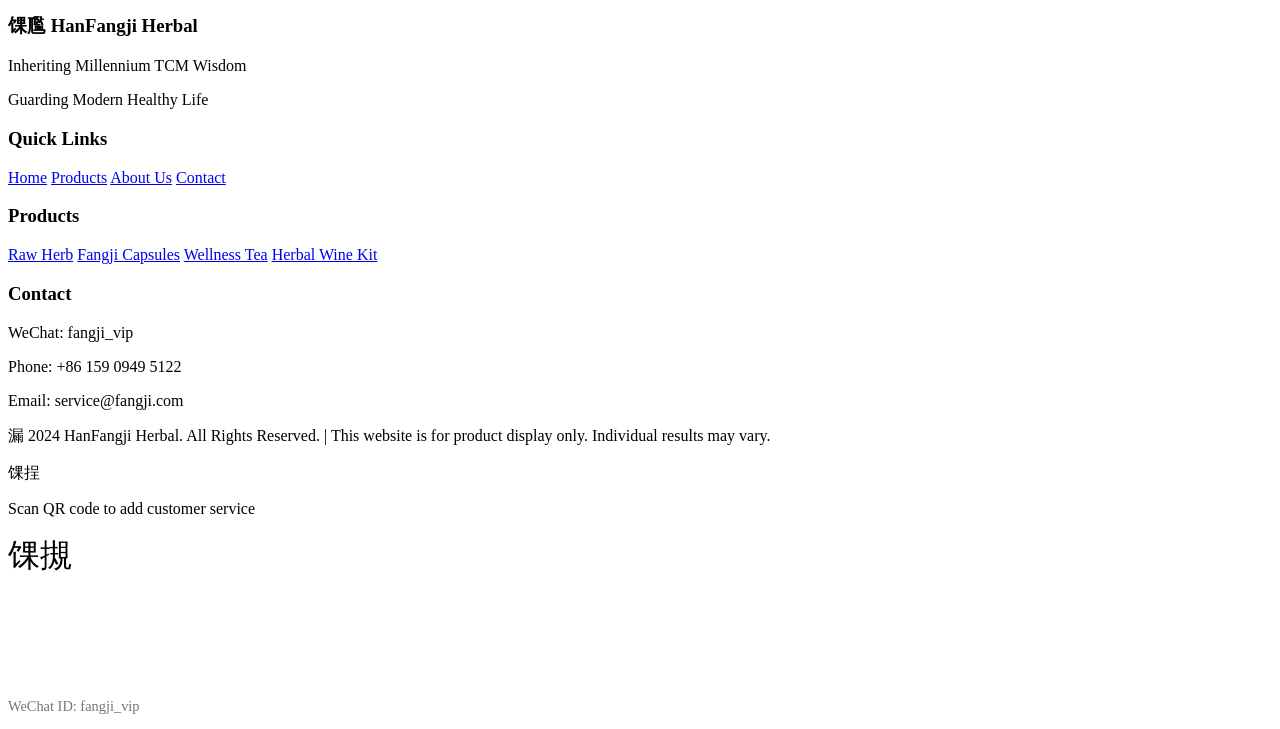
<file: about.html>
﻿<!DOCTYPE html>
<html lang="en">
<head>
  <meta charset="UTF-8">
  <meta name="viewport" content="width=device-width, initial-scale=1.0">
  <meta name="description" content="About HanFangji Herbal - Brand story and Fangji Root introduction">
  <title data-zh="鍏充簬鎴戜滑 - 姹夐槻宸辫崏鏈? data-en="About Us - HanFangji Herbal">About Us - HanFangji Herbal</title>
  <link rel="stylesheet" href="css/style.css">
</head>
<body>
  <!-- Navigation -->
  <nav class="navbar" id="navbar">
    <div class="nav-container">
      <a href="index.html" class="logo">
        <span class="logo-icon">馃尶</span>
        <span data-zh="姹夐槻宸辫崏鏈? data-en="HanFangji Herbal">HanFangji Herbal</span>
      </a>
      <ul class="nav-links" id="navLinks">
        <li><a href="index.html" data-zh="棣栭〉" data-en="Home">Home</a></li>
        <li><a href="products.html" data-zh="浜у搧涓績" data-en="Products">Products</a></li>
        <li><a href="about.html" class="active" data-zh="鍏充簬鎴戜滑" data-en="About Us">About Us</a></li>
        <li><a href="testimonials.html" data-zh="瀹㈡埛瑙佽瘉" data-en="Testimonials">Testimonials</a></li>
        <li><a href="blog.html" data-zh="鍏荤敓鍗氬" data-en="Blog">Blog</a></li>
        <li><a href="contact.html" data-zh="璐拱鍜ㄨ" data-en="Contact">Contact</a></li>
      </ul>
      <button class="mobile-menu-btn" id="mobileMenuBtn">鈽?/button>
    </div>
  </nav>

  <!-- Page Header -->
  <section class="hero" style="min-height: 40vh;">
    <div class="hero-content fade-in">
      <h1 data-zh="鎴戜滑鐨勬晠浜? data-en="Our Story">Our Story</h1>
      <p data-zh="浠庡閲岄暱杈堢殑椋庢箍璇磋捣" data-en="It Started with Our Elders' Rheumatism">It Started with Our Elders' Rheumatism</p>
    </div>
  </section>

  <!-- Brand Story -->
  <section class="section">
    <div class="about-content">
      <div class="about-text">
        <h2 style="color: var(--primary-green); font-size: 2.5rem; margin-bottom: var(--spacing-md);" data-zh="涓轰粈涔堝仛杩欎釜" data-en="Why We Started">Why We Started</h2>
        <p style="font-size: 1.1rem; line-height: 2; margin-bottom: var(--spacing-sm);" data-zh="2020 骞寸殑鏃跺€欙紝瀹堕噷鑰佷汉椋庢箍鐘簡锛岀柤寰楄蛋涓嶄簡璺€傝瘯浜嗕笉灏戞柟瀛愶紝鏈€鍚庤繕鏄洖鍒扮矇闃插繁杩欏懗鑽笂銆? data-en="Back in 2020, our elder's rheumatism flared up 鈥?so bad they couldn't walk. Tried many remedies, but always came back to Fangji Root.">Back in 2020, our elder's rheumatism flared up 鈥?so bad they couldn't walk. Tried many remedies, but always came back to Fangji Root.</p>
        <p style="font-size: 1.1rem; line-height: 2; margin-bottom: var(--spacing-sm);" data-zh="杩欏懗鑽叾瀹炲緢鏈夋潵澶达紝銆婄鍐滄湰鑽夌粡銆嬮噷灏辨湁璁拌浇锛岀敤浜嗗嚑鍗冨勾銆備絾闂鏄紝鐜板湪鎯充拱鐐归潬璋辩殑绮夐槻宸变笉瀹规槗銆? data-en="This herb has serious history 鈥?recorded in 'Shennong Ben Cao Jing', used for thousands of years. Problem is, finding reliable Fangji Root these days isn't easy.">This herb has serious history 鈥?recorded in 'Shennong Ben Cao Jing', used for thousands of years. Problem is, finding reliable Fangji Root these days isn't easy.</p>
        <p style="font-size: 1.1rem; line-height: 2; margin-bottom: var(--spacing-sm);" data-zh="鍚庢潵骞茶剢鑷繁鍘讳骇鍦拌窇锛屾禉姹熴€佸畨寰界殑灞遍噷閮藉幓杩囥€傝窡鍐滄埛鑱婏紝璺熻€佽嵂宸ュ锛屾參鎱㈡懜娓呬簡闂ㄩ亾銆? data-en="So we went to the source ourselves 鈥?mountains in Zhejiang, Anhui. Talked to farmers, learned from old herbalists, slowly figured things out.">So we went to the source ourselves 鈥?mountains in Zhejiang, Anhui. Talked to farmers, learned from old herbalists, slowly figured things out.</p>
        <p style="font-size: 1.1rem; line-height: 2; margin-bottom: var(--spacing-sm);" data-zh="鐜板湪鎯虫兂锛屼篃娌′粈涔堝ぇ蹇楀悜銆傚氨鏄寰楄繖涔堝ソ鐨勮嵂锛屼笉璇ヨ鍩嬫病銆傛湁闇€瑕佺殑浜鸿兘鐢ㄤ笂锛屽氨澶熶簡銆? data-en="Looking back, no grand mission. Just felt this great herb shouldn't be forgotten. If people who need it can find it, that's enough.">Looking back, no grand mission. Just felt this great herb shouldn't be forgotten. If people who need it can find it, that's enough.</p>
      </div>
      <div class="about-image">馃彯</div>
    </div>
  </section>

  <!-- What We Believe -->
  <section class="section" style="background: var(--light-green);">
    <div class="section-header">
      <h2 data-zh="鎴戜滑淇′粈涔? data-en="What We Believe">What We Believe</h2>
      <p data-zh="鍋氫簨鐨勫嚑鏉¤鐭? data-en="Our Simple Rules">Our Simple Rules</p>
    </div>
    <div class="benefits-grid">
      <div class="benefit-card">
        <div class="benefit-icon">馃尡</div>
        <h3 data-zh="鑽潗瑕佺湡" data-en="Real Herbs">Real Herbs</h3>
        <p data-zh="浜у湴鐩存敹锛屼笉鐔忕～銆佷笉鎺哄亣銆傝嵂鏉愯繖涓滆タ锛岄獥涓嶄簡浜? data-en="Direct from source, no sulfur, no fakes. Herbs don't lie">Direct from source, no sulfur, no fakes. Herbs don't lie</p>
      </div>
      <div class="benefit-card">
        <div class="benefit-icon">馃敩</div>
        <h3 data-zh="鑰佹柟瀛?+ 鏂拌澶? data-en="Old Recipes, New Gear">Old Recipes, New Gear</h3>
        <p data-zh="鐐埗鎸夎€佽鐭╋紝鎻愬彇鐢ㄦ柊璁惧銆傝瀹堢殑瀹堬紝璇ユ敼鐨勬敼" data-en="Processing follows tradition, extraction uses modern tech. Keep what works, improve what needs it">Processing follows tradition, extraction uses modern tech. Keep what works, improve what needs it</p>
      </div>
      <div class="benefit-card">
        <div class="benefit-icon">鉂わ笍</div>
        <h3 data-zh="鏈夐棶棰樺氨璇? data-en="Honest Answers">Honest Answers</h3>
        <p data-zh="瀹㈡湇涓嶆槸閿€鍞紝涓嶆噦鐨勫氨璇翠笉鎳傘€傞€傚悎浣犵殑鎵嶆帹鑽? data-en="Customer service isn't sales 鈥?if we don't know, we say so. Only recommend what fits you">Customer service isn't sales 鈥?if we don't know, we say so. Only recommend what fits you</p>
      </div>
      <div class="benefit-card">
        <div class="benefit-icon">馃實</div>
        <h3 data-zh="鎱㈡參鏉? data-en="Take Our Time">Take Our Time</h3>
        <p data-zh="涓嶈拷姹傚仛澶氬ぇ锛屽氨鎶婅繖涓€鍛宠嵂鍋氬ソ銆傛€ヤ簡瀹规槗鍑洪敊" data-en="Not chasing size 鈥?just want to do this one herb right. Rushing leads to mistakes">Not chasing size 鈥?just want to do this one herb right. Rushing leads to mistakes</p>
      </div>
    </div>
  </section>

  <!-- About Fangji Root -->
  <section class="section">
    <div class="section-header">
      <h2 data-zh="璇磋绮夐槻宸辫繖鍛宠嵂" data-en="About Fangji Root">About Fangji Root</h2>
      <p data-zh="鑰佺瀹楃敤浜嗗嚑鍗冨勾鐨勪笢瑗? data-en="Used for Thousands of Years">Used for Thousands of Years</p>
    </div>
    <div style="max-width: 1000px; margin: 0 auto;">
      <div style="background: var(--light-brown); padding: var(--spacing-md); border-radius: var(--border-radius-lg); margin-bottom: var(--spacing-md);">
        <h3 style="color: var(--primary-green); font-size: 1.8rem; margin-bottom: var(--spacing-sm);" data-zh="馃摐 鍘嗗彶娓婃簮" data-en="馃摐 Historical Origins">馃摐 Historical Origins</h3>
        <p style="line-height: 2; color: var(--text-light);" data-zh="绮夐槻宸憋紝瀛﹀悕 Stephania tetrandra S. Moore锛屼负闃插繁绉戞鐗╃矇闃插繁鐨勫共鐕ユ牴銆傚杞戒簬銆婄鍐滄湰鑽夌粡銆嬶紝鍒椾负涓嬪搧銆傚巻浠ｆ湰鑽夊潎鏈夎杞斤紝鏄腑鍖讳复搴婂父鐢ㄧ殑绁涢婀裤€佹鐥涜鑽€備富浜т簬娴欐睙銆佸畨寰姐€佹睙瑗跨瓑鍦帮紝浠ユ禉姹熶骇鑰呭搧璐ㄦ渶浣筹紝鏁呭張绉?娴欓槻宸?銆? data-en="Fangji Root, scientifically named Stephania tetrandra S. Moore, is the dried root of the Menispermaceae plant. First recorded in 'Shennong Ben Cao Jing', it has been documented in鍘嗕唬 herbal texts and is a commonly used herb in TCM for dispelling wind-dampness and relieving pain. Mainly produced in Zhejiang, Anhui, and Jiangxi, with Zhejiang producing the best quality, hence also called 'Zhe Fangji'.">Fangji Root, scientifically named Stephania tetrandra S. Moore, is the dried root of the Menispermaceae plant. First recorded in 'Shennong Ben Cao Jing', it has been documented in鍘嗕唬 herbal texts and is a commonly used herb in TCM for dispelling wind-dampness and relieving pain. Mainly produced in Zhejiang, Anhui, and Jiangxi, with Zhejiang producing the best quality.</p>
      </div>

      <div style="background: var(--light-green); padding: var(--spacing-md); border-radius: var(--border-radius-lg); margin-bottom: var(--spacing-md);">
        <h3 style="color: var(--primary-green); font-size: 1.8rem; margin-bottom: var(--spacing-sm);" data-zh="馃尶 鎬у懗褰掔粡" data-en="馃尶 Properties & Meridians">馃尶 Properties & Meridians</h3>
        <p style="line-height: 2; color: var(--text-light);" data-zh="<strong>鎬у懗锛?/strong>鑻︺€佽緵锛屽瘨<br><strong>褰掔粡锛?/strong>褰掕唨鑳便€佽偤缁?br><strong>鍔熸晥锛?/strong>绁涢姝㈢棝锛屽埄姘存秷鑲?br><strong>涓绘不锛?/strong>椋庢箍鐥圭棝锛屽叧鑺傝偪鑳€锛屾按鑲胯剼姘旓紝灏忎究涓嶅埄" data-en="<strong>Properties:</strong> Bitter, acrid, cold<br><strong>Meridians:</strong> Bladder, Lung<br><strong>Functions:</strong> Dispels wind and relieves pain, promotes diuresis and reduces swelling<br><strong>Indications:</strong> Rheumatic pain, joint swelling, edema, difficult urination"><strong>Properties:</strong> Bitter, acrid, cold<br><strong>Meridians:</strong> Bladder, Lung<br><strong>Functions:</strong> Dispels wind and relieves pain, promotes diuresis and reduces swelling<br><strong>Indications:</strong> Rheumatic pain, joint swelling, edema, difficult urination</p>
      </div>

      <div style="background: var(--light-brown); padding: var(--spacing-md); border-radius: var(--border-radius-lg); margin-bottom: var(--spacing-md);">
        <h3 style="color: var(--primary-green); font-size: 1.8rem; margin-bottom: var(--spacing-sm);" data-zh="馃敩 鐜颁唬鐮旂┒" data-en="馃敩 Modern Research">馃敩 Modern Research</h3>
        <p style="line-height: 2; color: var(--text-light);" data-zh="鐜颁唬鑽悊鐮旂┒琛ㄦ槑锛岀矇闃插繁涓昏鍚湁绮夐槻宸辩⒈銆侀槻宸辫鏋楃⒈绛夌敓鐗╃⒈鎴愬垎锛屽叿鏈夋姉鐐庛€侀晣鐥涖€佸厤鐤皟鑺傘€佹姉鑲跨槫绛夊绉嶈嵂鐞嗕綔鐢ㄣ€傚叾涓矇闃插繁纰憋紙Tetrandrine锛夋槸鍏朵富瑕佹椿鎬ф垚鍒嗭紝宸茶骞挎硾搴旂敤浜庝复搴婃不鐤椼€? data-en="Modern pharmacological research shows that Fangji Root mainly contains alkaloids such as tetrandrine and fangchinoline, with anti-inflammatory, analgesic, immunomodulatory, and anti-tumor effects. Tetrandrine is its main active ingredient and has been widely used in clinical treatment.">Modern pharmacological research shows that Fangji Root mainly contains alkaloids such as tetrandrine and fangchinoline, with anti-inflammatory, analgesic, immunomodulatory, and anti-tumor effects. Tetrandrine is its main active ingredient and has been widely used in clinical treatment.</p>
      </div>

      <div style="background: var(--light-green); padding: var(--spacing-md); border-radius: var(--border-radius-lg);">
        <h3 style="color: var(--primary-green); font-size: 1.8rem; margin-bottom: var(--spacing-sm);" data-zh="鈿狅笍 浣跨敤娉ㄦ剰" data-en="鈿狅笍 Usage Precautions">鈿狅笍 Usage Precautions</h3>
        <p style="line-height: 2; color: var(--text-light);" data-zh="1. 鏈搧鑻﹀瘨锛岃劸鑳冭櫄瀵掕€呮厧鐢?br>2. 瀛曞銆佸摵涔虫湡濡囧コ鍙婂効绔ュ簲鍦ㄥ尰甯堟寚瀵间笅浣跨敤<br>3. 涓嶅疁闀挎湡澶ч噺鏈嶇敤<br>4. 濡傛鍦ㄦ湇鐢ㄥ叾浠栬嵂鐗╋紝浣跨敤鍓嶈鍜ㄨ鍖诲笀鎴栬嵂甯?br>5. 鏈搧涓哄吇鐢熶繚鍋ヤ骇鍝侊紝涓嶈兘鏇夸唬鑽墿娌荤枟" data-en="1. This product is bitter and cold, use with caution for those with weak spleen and stomach<br>2. Pregnant women, nursing mothers, and children should use under medical guidance<br>3. Not suitable for long-term large-dose consumption<br>4. If taking other medications, consult a physician or pharmacist before use<br>5. This is a wellness product and cannot replace medical treatment">1. This product is bitter and cold, use with caution for those with weak spleen and stomach<br>2. Pregnant women, nursing mothers, and children should use under medical guidance<br>3. Not suitable for long-term large-dose consumption<br>4. If taking other medications, consult a physician or pharmacist before use<br>5. This is a wellness product and cannot replace medical treatment</p>
      </div>

      <div style="background: var(--light-brown); padding: var(--spacing-md); border-radius: var(--border-radius-lg);">
        <h3 style="color: var(--primary-green); font-size: 1.8rem; margin-bottom: var(--spacing-sm);" data-zh="馃彏锔?浜у湴浠嬬粛" data-en="馃彏锔?Origin & Regions">馃彏锔?Origin & Regions</h3>
        <p style="line-height: 2; color: var(--text-light);" data-zh="<strong>鏍稿績浜у尯锛?/strong>鎴戜滑鐨勭矇闃插繁涓昏閲囪嚜娴欐睙鐪侀噾鍗庡競銆佸畨寰界渷榛勫北甯傜瓑閬撳湴浜у尯銆傝繖浜涘湴鍖烘皵鍊欐俯鍜屻€侀洦閲忓厖娌涖€佸湡澹よ偉娌冿紝闈炲父閫傚悎绮夐槻宸辩殑鐢熼暱銆? data-en="<strong>Core Regions:</strong> Our Fangji Root is primarily sourced from authentic producing areas in Jinhua, Zhejiang and Huangshan, Anhui. These regions have a mild climate, abundant rainfall, and fertile soil, ideal for Fangji Root cultivation."><strong>Core Regions:</strong> Our Fangji Root is primarily sourced from authentic producing areas in Jinhua, Zhejiang and Huangshan, Anhui. These regions have a mild climate, abundant rainfall, and fertile soil, ideal for Fangji Root cultivation.</p>
        <p style="line-height: 2; color: var(--text-light);" data-zh="<strong>绉嶆鐜锛?/strong>绮夐槻宸卞枩闃冲厜鍏呰冻锛岃€愬瘨銆佽€愭棻锛屽鐢熼暱浜庢捣鎷?420 绫宠嚦 1,300 绫崇殑鏉戣竟銆佹椃閲庛€佽矾杈圭瓑澶勭殑鐏屼笡涓€傛垜浠悎浣滅殑绉嶆鍩哄湴鍧囦綅浜庢棤姹℃煋鐨勮嚜鐒剁幆澧冧腑锛岀‘淇濊嵂鏉愮殑澶╃劧鍝佽川銆? data-en="<strong>Growing Environment:</strong> Fangji Root prefers sunny conditions, is cold and drought resistant, and typically grows in shrubs at altitudes of 420-1,300 meters. Our partner cultivation bases are located in pollution-free natural environments to ensure the natural quality of the herbs."><strong>Growing Environment:</strong> Fangji Root prefers sunny conditions, is cold and drought resistant, and typically grows in shrubs at altitudes of 420-1,300 meters. Our partner cultivation bases are located in pollution-free natural environments to ensure the natural quality of the herbs.</p>
        <p style="line-height: 2; color: var(--text-light);" data-zh="<strong>閲囨敹鍔犲伐锛?/strong>绮夐槻宸变竴鑸湪绉嬪鑼庡彾鏋悗鍚庨噰鎸栵紝姝ゆ椂鏍归儴鏈夋晥鎴愬垎鍚噺鏈€楂樸€傞噰鎸栧悗缁忚繃娓呮礂銆佸垏鐗囥€佸共鐕ョ瓑浼犵粺鐐埗宸ヨ壓锛屼繚鐣欒嵂鏉愮殑鏈€浣冲搧璐ㄣ€? data-en="<strong>Harvest & Processing:</strong> Fangji Root is typically harvested in autumn after the stems and leaves wither, when the active compound content in the roots is highest. After harvesting, it undergoes traditional processing including cleaning, slicing, and drying to preserve the best quality."><strong>Harvest & Processing:</strong> Fangji Root is typically harvested in autumn after the stems and leaves wither, when the active compound content in the roots is highest. After harvesting, it undergoes traditional processing including cleaning, slicing, and drying to preserve the best quality.</p>
      </div>
    </div>
  </section>

  <!-- Quality Assurance -->
  <section class="section" style="background: var(--primary-green); color: var(--white);">
    <div class="section-header">
      <h2 style="color: var(--white);" data-zh="鍝佽川淇濊瘉" data-en="Quality Assurance">Quality Assurance</h2>
      <p style="color: rgba(255,255,255,0.8);" data-zh="涓ユ牸鎶婃帶锛屽彧涓虹粰鎮ㄦ渶濂界殑浜у搧" data-en="Strict control, only to give you the best products">Strict control, only to give you the best products</p>
    </div>
    <div class="benefits-grid">
      <div class="benefit-card" style="background: rgba(255,255,255,0.1);">
        <div class="benefit-icon">馃彏锔?/div>
        <h3 style="color: var(--white);" data-zh="閬撳湴浜у尯" data-en="Authentic Regions">Authentic Regions</h3>
        <p style="color: rgba(255,255,255,0.8);" data-zh="绮鹃€夋禉姹熴€佸畨寰界瓑閬撳湴浜у尯浼樿川绮夐槻宸? data-en="Selecting premium Fangji Root from authentic regions like Zhejiang and Anhui">Selecting premium Fangji Root from authentic regions like Zhejiang and Anhui</p>
      </div>
      <div class="benefit-card" style="background: rgba(255,255,255,0.1);">
        <div class="benefit-icon">馃攳</div>
        <h3 style="color: var(--white);" data-zh="涓ユ牸绛涢€? data-en="Strict Selection">Strict Selection</h3>
        <p style="color: rgba(255,255,255,0.8);" data-zh="姣忎竴鎵硅嵂鏉愰兘缁忚繃涓ユ牸璐ㄩ噺妫€娴? data-en="Every batch of herbs undergoes strict quality testing">Every batch of herbs undergoes strict quality testing</p>
      </div>
      <div class="benefit-card" style="background: rgba(255,255,255,0.1);">
        <div class="benefit-icon">馃彮</div>
        <h3 style="color: var(--white);" data-zh="瑙勮寖鐢熶骇" data-en="Standardized Production">Standardized Production</h3>
        <p style="color: rgba(255,255,255,0.8);" data-zh="GMP 璁よ瘉杞﹂棿锛屾爣鍑嗗寲鐢熶骇娴佺▼" data-en="GMP certified workshop, standardized production process">GMP certified workshop, standardized production process</p>
      </div>
      <div class="benefit-card" style="background: rgba(255,255,255,0.1);">
        <div class="benefit-icon">馃搵</div>
        <h3 style="color: var(--white);" data-zh="杩芥函浣撶郴" data-en="Traceability System">Traceability System</h3>
        <p style="color: rgba(255,255,255,0.8);" data-zh="浜у搧鍏ㄧ▼鍙拷婧紝鍝佽川鏈変繚闅? data-en="Full product traceability, quality guaranteed">Full product traceability, quality guaranteed</p>
      </div>
    </div>
  </section>

  <!-- Contact Section -->
  <section class="section contact">
    <div class="section-header">
      <h2 data-zh="鑱旂郴鎴戜滑" data-en="Contact Us">Contact Us</h2>
      <p data-zh="鏈変换浣曢棶棰橈紝娆㈣繋闅忔椂鑱旂郴鎴戜滑" data-en="Have questions? Feel free to contact us anytime">Have questions? Feel free to contact us anytime</p>
    </div>
    <div class="contact-content">
      <div class="contact-card">
        <div class="contact-icon">馃摫</div>
        <h3 data-zh="寰俊鍜ㄨ" data-en="WeChat">WeChat</h3>
        <p data-zh="鎵弿浜岀淮鐮佹坊鍔犲鏈? data-en="Scan QR code to add customer service">Scan QR code to add customer service</p>
      </div>
      <div class="contact-card">
        <div class="contact-icon">馃摓</div>
        <h3 data-zh="鐢佃瘽鍜ㄨ" data-en="Phone">Phone</h3>
        <p>+86 159 0949 5122</p>
      </div>
      <div class="contact-card">
        <div class="contact-icon">鉁夛笍</div>
        <h3 data-zh="閭鑱旂郴" data-en="Email">Email</h3>
        <p>service@fangji.com</p>
      </div>
    </div>
    <div class="qr-section">
      <div class="qr-code">馃摫</div>
      <p><strong data-zh="寰俊鎵竴鎵? data-en="Scan WeChat QR Code">Scan WeChat QR Code</strong></p>
      <p data-zh="娣诲姞瀹㈡湇寰俊" data-en="Add Customer Service WeChat">Add Customer Service WeChat</p>
      <p style="color: var(--primary-green); font-size: 0.9rem; margin-top: var(--spacing-xs);" data-zh="鑾峰彇涓撳睘浼樻儬" data-en="Get Exclusive Discounts">Get Exclusive Discounts</p>
    </div>
  </section>

  <!-- Footer -->
  <footer class="footer">
    <div class="footer-content">
      <div class="footer-section">
        <h3>馃尶 <span data-zh="姹夐槻宸辫崏鏈? data-en="HanFangji Herbal">HanFangji Herbal</span></h3>
        <p data-zh="浼犳壙鍗冨勾涓嵂鏅烘収" data-en="Inheriting Millennium TCM Wisdom">Inheriting Millennium TCM Wisdom</p>
        <p data-zh="瀹堟姢鐜颁唬鍋ュ悍鐢熸椿" data-en="Guarding Modern Healthy Life">Guarding Modern Healthy Life</p>
      </div>
      <div class="footer-section">
        <h3 data-zh="蹇€熼摼鎺? data-en="Quick Links">Quick Links</h3>
        <a href="index.html" data-zh="棣栭〉" data-en="Home">Home</a>
        <a href="products.html" data-zh="浜у搧涓績" data-en="Products">Products</a>
        <a href="about.html" data-zh="鍏充簬鎴戜滑" data-en="About Us">About Us</a>
        <a href="contact.html" data-zh="璐拱鍜ㄨ" data-en="Contact">Contact</a>
      </div>
      <div class="footer-section">
        <h3 data-zh="浜у搧涓績" data-en="Products">Products</h3>
        <a href="products.html" data-zh="鍘熻嵂鏉?楗墖" data-en="Raw Herb">Raw Herb</a>
        <a href="products.html" data-zh="绮夐槻宸辫兌鍥? data-en="Fangji Capsules">Fangji Capsules</a>
        <a href="products.html" data-zh="鍏荤敓鑼跺寘" data-en="Wellness Tea">Wellness Tea</a>
        <a href="products.html" data-zh="娉￠厭鏂欏寘" data-en="Herbal Wine Kit">Herbal Wine Kit</a>
      </div>
      <div class="footer-section">
        <h3 data-zh="鑱旂郴鏂瑰紡" data-en="Contact">Contact</h3>
        <p>WeChat: fangji_vip</p>
        <p>Phone: +86 159 0949 5122</p>
        <p>Email: service@fangji.com</p>
      </div>
    </div>
    <div class="footer-bottom">
      <p data-zh="漏 2024 姹夐槻宸辫崏鏈€傜増鏉冩墍鏈?| 鏈綉绔欎粎渚涗骇鍝佸睍绀猴紝鍏蜂綋鍔熸晥鍥犱汉鑰屽紓" data-en="漏 2024 HanFangji Herbal. All Rights Reserved. | This website is for product display only. Individual results may vary.">漏 2024 HanFangji Herbal. All Rights Reserved. | This website is for product display only. Individual results may vary.</p>
    </div>
  </footer>

  <!-- Floating WeChat Button -->
  <div class="wechat-float" id="wechatFloat">馃挰</div>
  <div class="wechat-popup" id="wechatPopup">
    <p data-zh="鎵弿浜岀淮鐮佹坊鍔犲鏈? data-en="Scan QR code to add customer service">Scan QR code to add customer service</p>
    <div class="qr-code" style="width: 150px; height: 150px; font-size: 2rem;">馃摫</div>
    <p style="font-size: 0.9rem; color: var(--text-light);" data-zh="寰俊鍙凤細fangji_vip" data-en="WeChat ID: fangji_vip">WeChat ID: fangji_vip</p>
  </div>

  <script src="js/main.js"></script>
  <script src="js/lang-switch.js"></script>
</body>
</html>
</file>
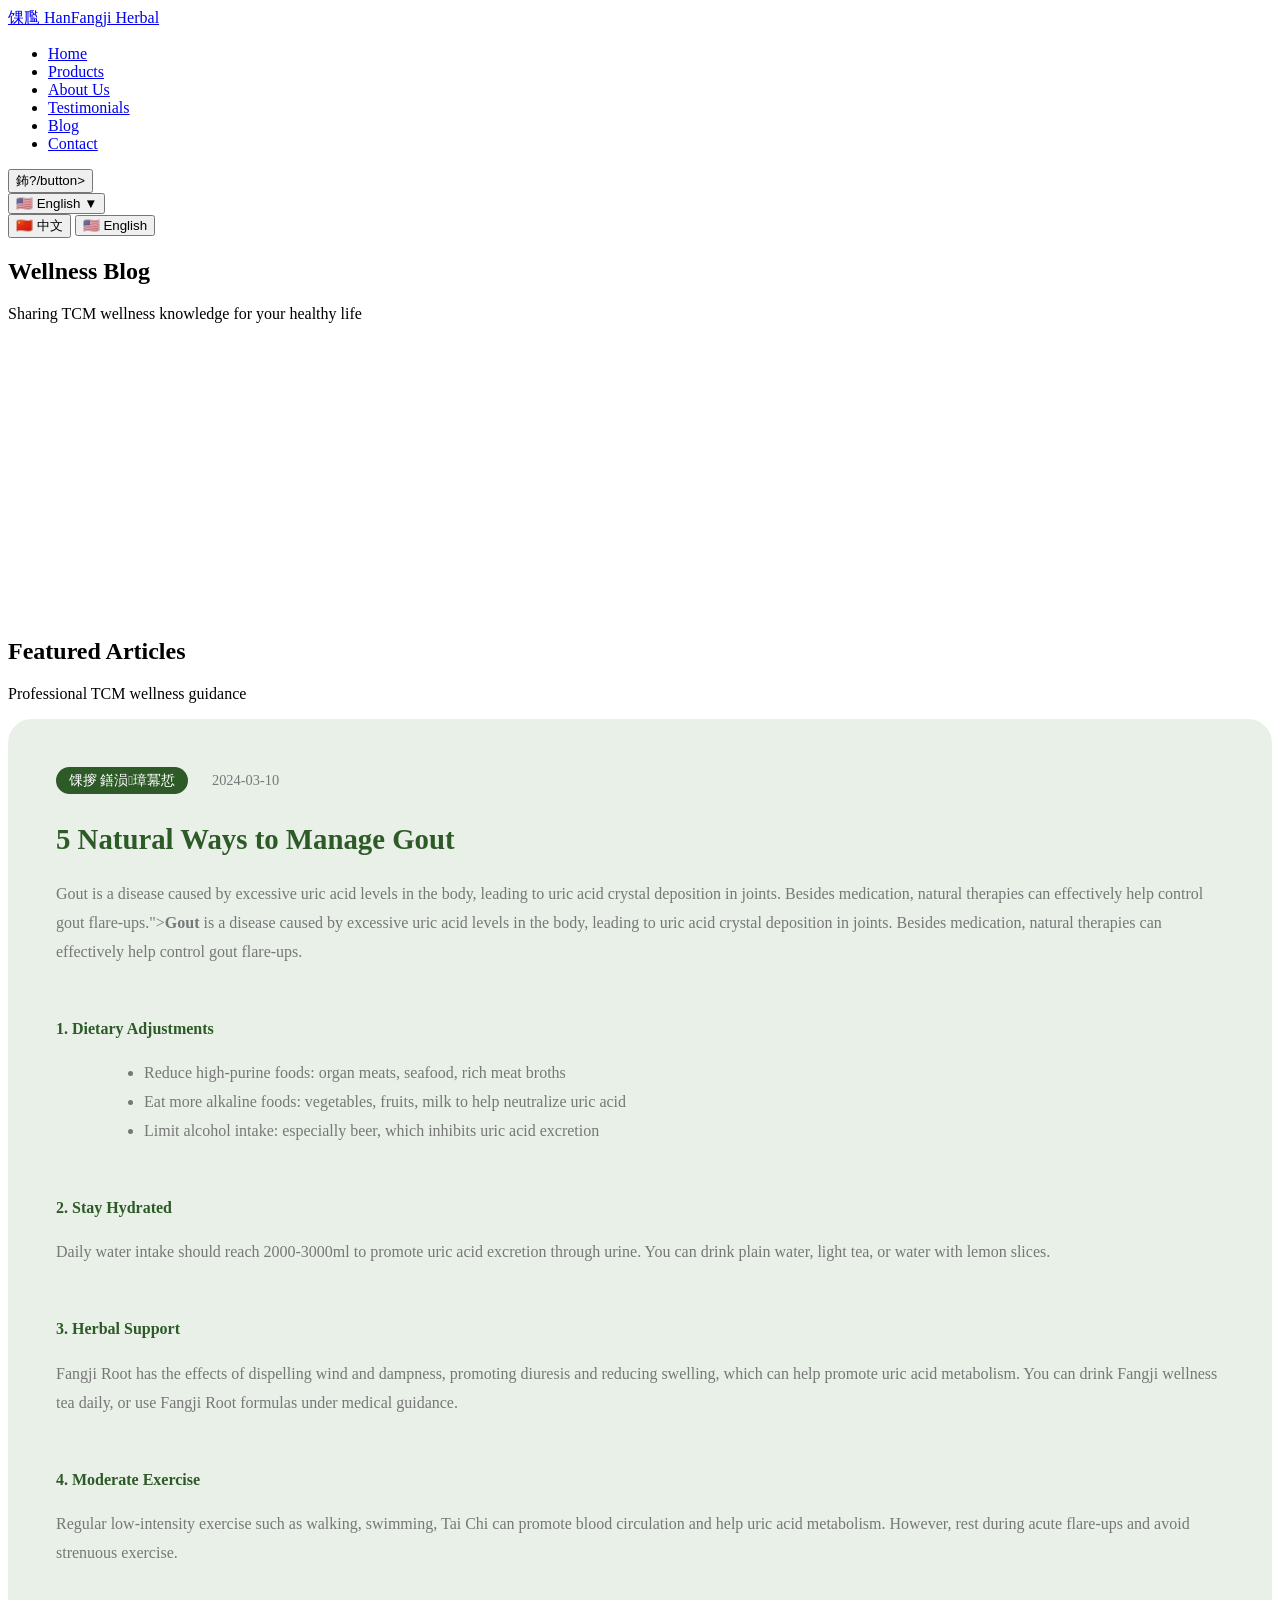
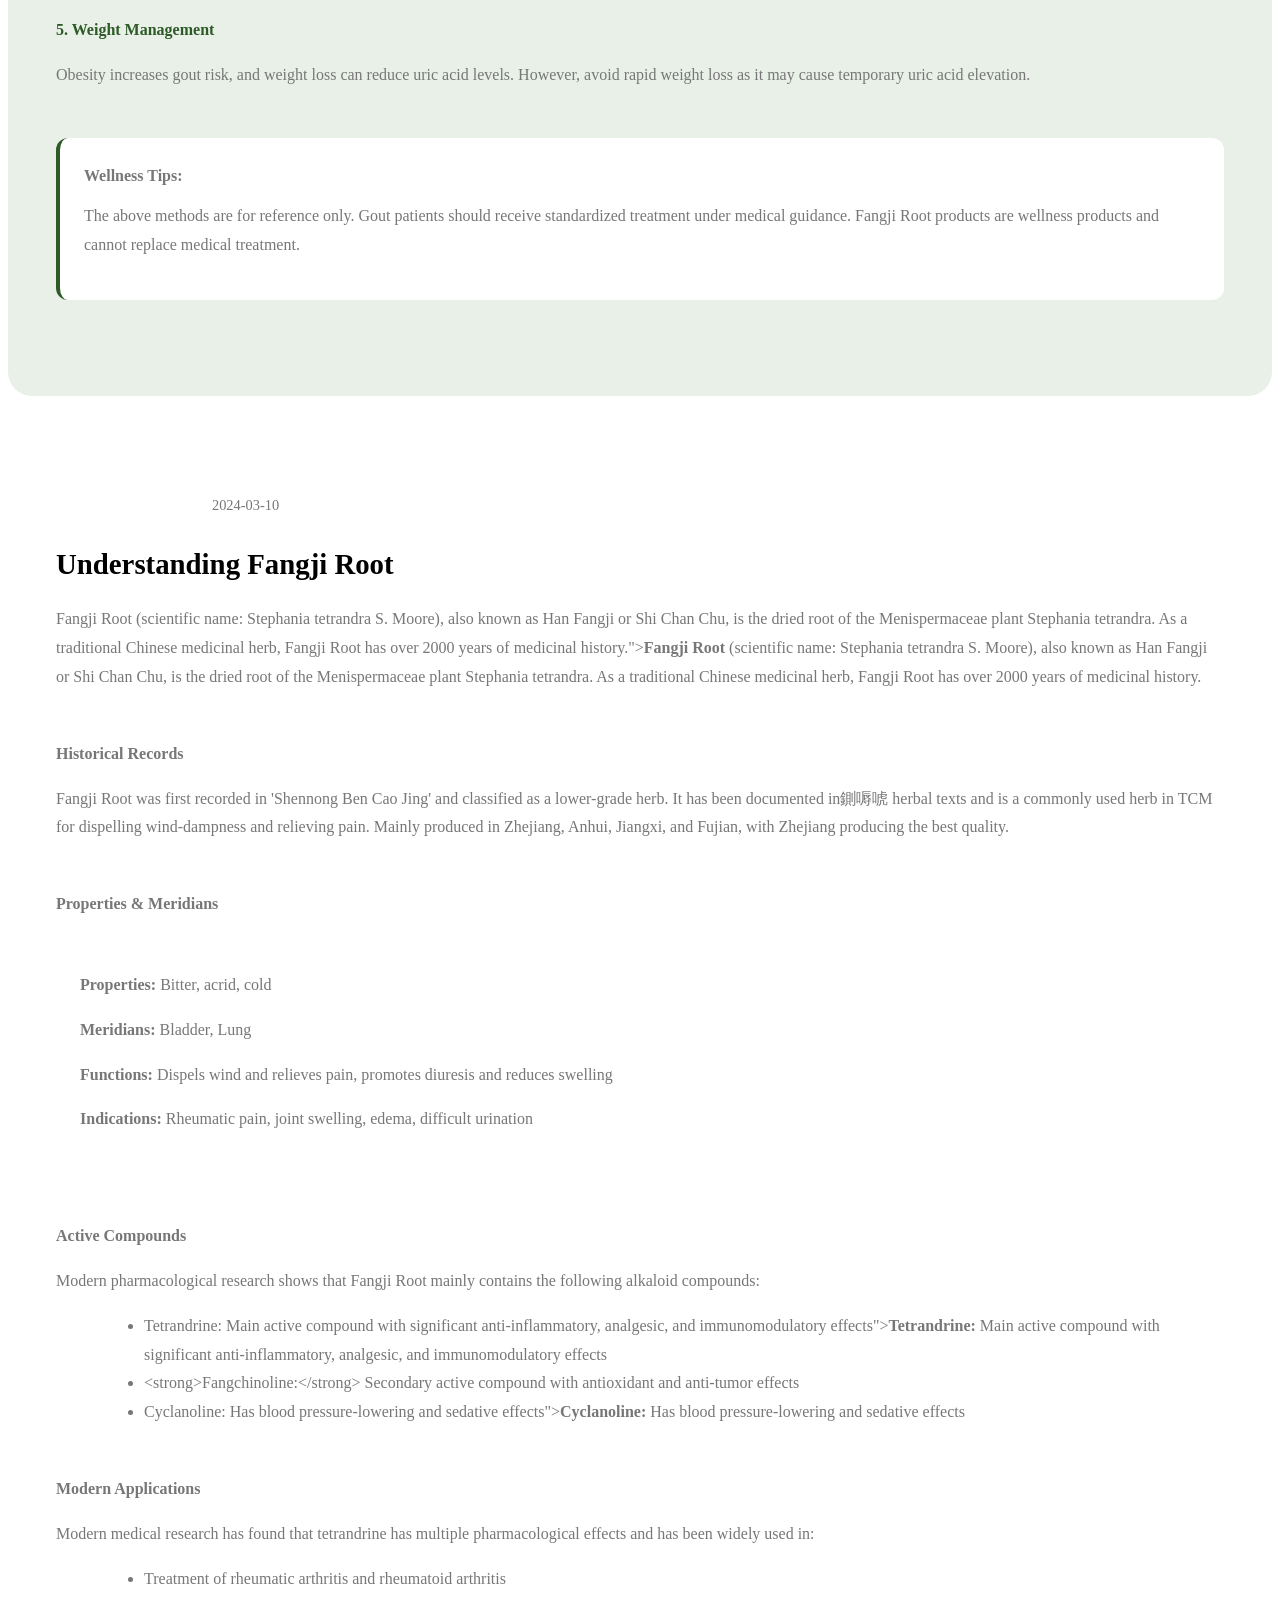
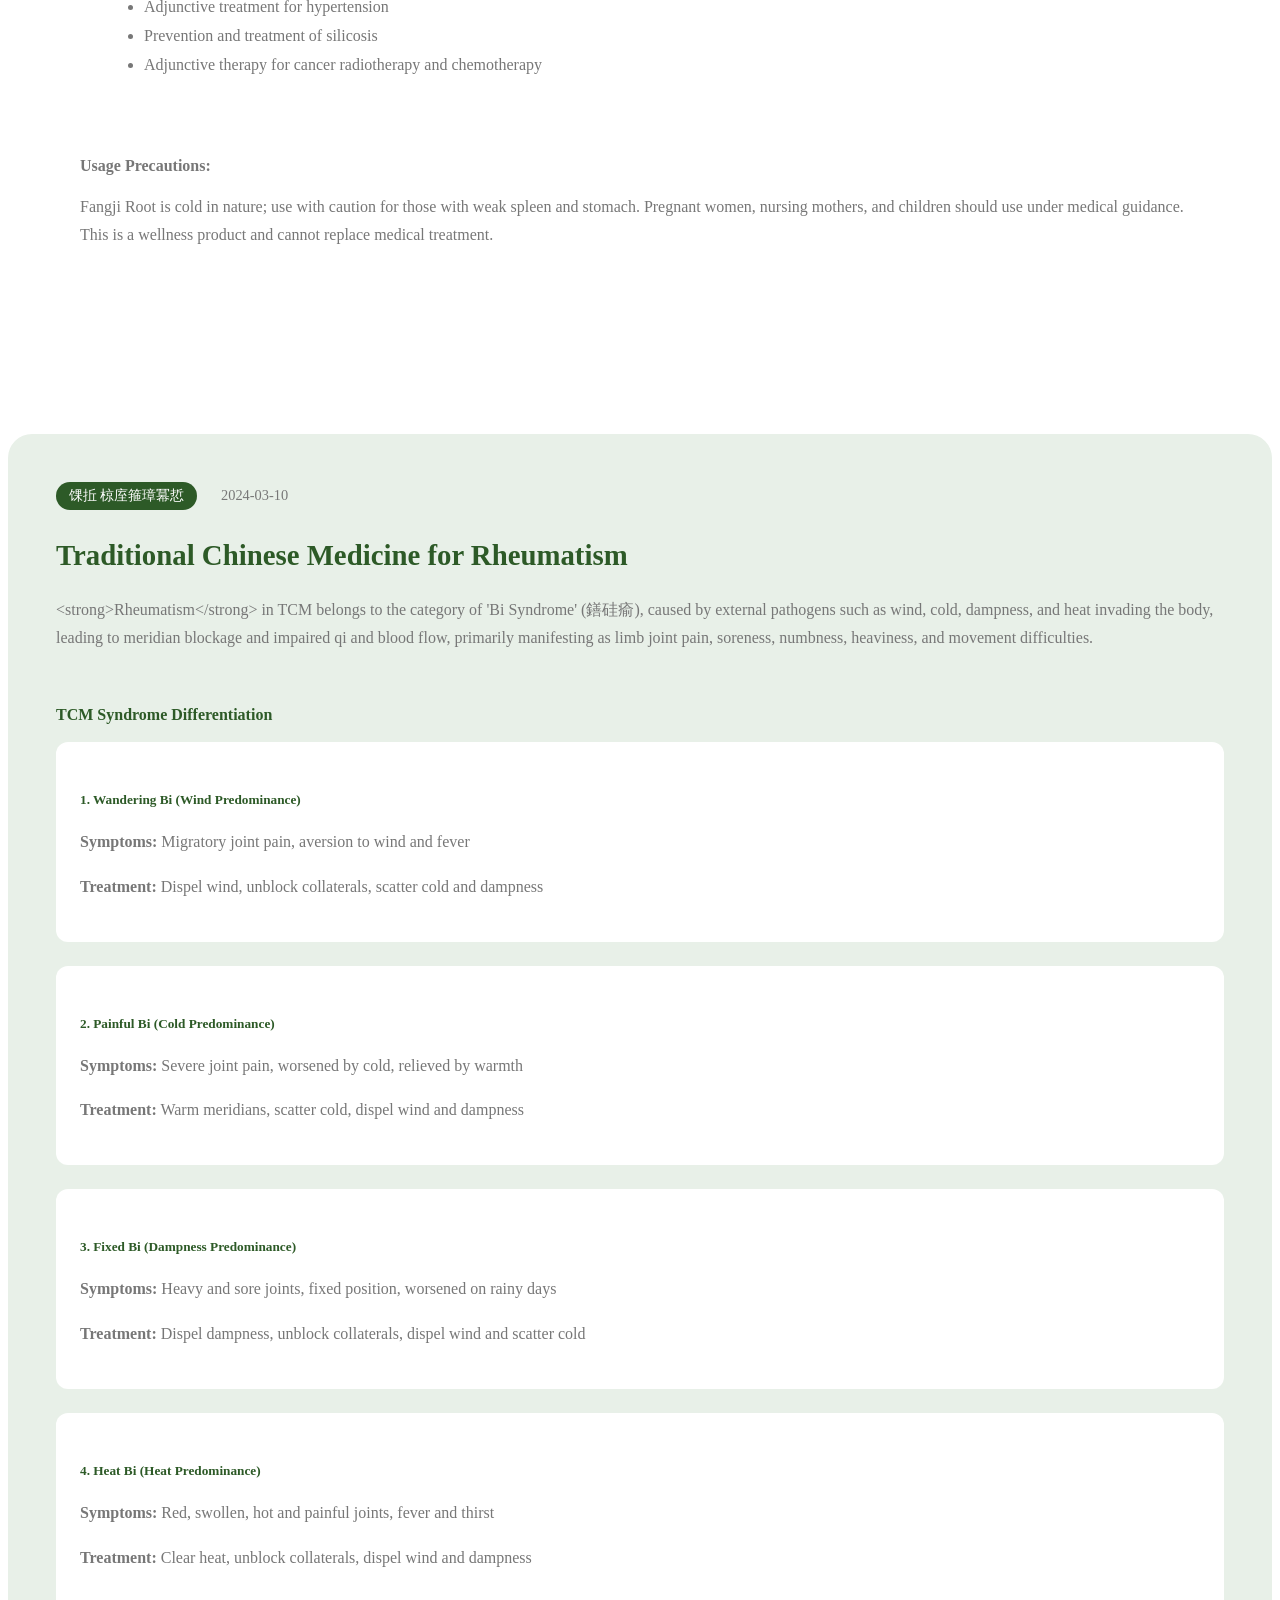
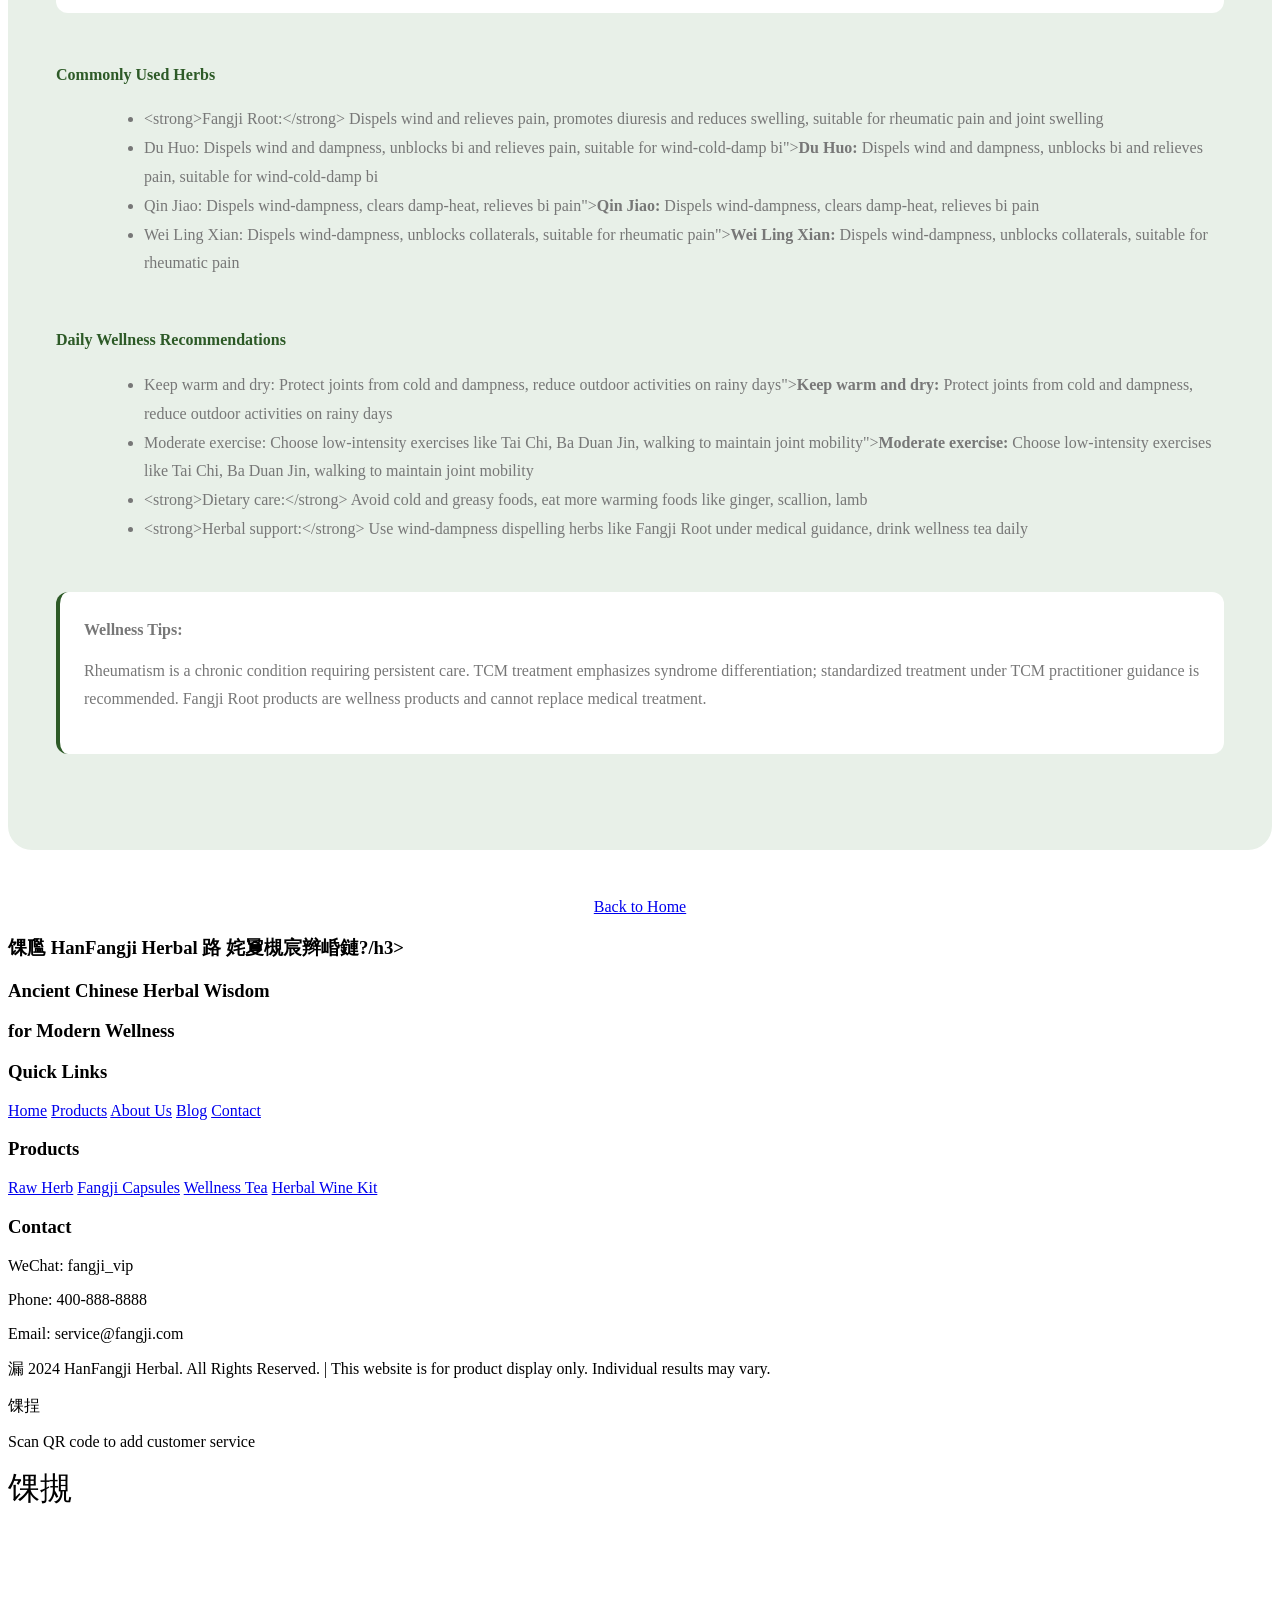
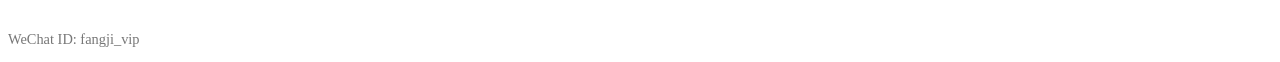
<file: blog.html>
﻿<!DOCTYPE html>
<html lang="en">
<head>
  <meta charset="UTF-8">
  <meta name="viewport" content="width=device-width, initial-scale=1.0">
  <meta name="description" content="HanFangji Herbal Wellness Blog - Traditional Chinese Medicine insights, gout management, and rheumatism relief tips">
  <meta name="keywords" content="Fangji Root, wellness blog, gout relief, rheumatism, traditional Chinese medicine, health tips">
  <meta name="author" content="HanFangji Herbal">
  <meta name="robots" content="index, follow">
  <meta property="og:title" content="Wellness Blog - HanFangji Herbal">
  <meta property="og:description" content="Traditional Chinese Medicine insights for modern wellness">
  <meta property="og:type" content="website">
  <title data-zh="鍏荤敓鍗氬 - 姹夐槻宸辫崏鏈? data-en="Wellness Blog - HanFangji Herbal">Wellness Blog - HanFangji Herbal</title>
  <link rel="stylesheet" href="css/style.css">
</head>
<body>
  <!-- Navigation -->
  <nav class="navbar" id="navbar">
    <div class="nav-container">
      <a href="index.html" class="logo">
        <span class="logo-icon">馃尶</span>
        <span data-zh="姹夐槻宸辫崏鏈? data-en="HanFangji Herbal">HanFangji Herbal</span>
      </a>
      <ul class="nav-links" id="navLinks">
        <li><a href="index.html" data-zh="棣栭〉" data-en="Home">Home</a></li>
        <li><a href="products.html" data-zh="浜у搧涓績" data-en="Products">Products</a></li>
        <li><a href="about.html" data-zh="鍏充簬鎴戜滑" data-en="About Us">About Us</a></li>
        <li><a href="testimonials.html" data-zh="瀹㈡埛瑙佽瘉" data-en="Testimonials">Testimonials</a></li>
        <li><a href="blog.html" class="active" data-zh="鍏荤敓鍗氬" data-en="Blog">Blog</a></li>
        <li><a href="contact.html" data-zh="璐拱鍜ㄨ" data-en="Contact">Contact</a></li>
      </ul>
      <button class="mobile-menu-btn" id="mobileMenuBtn">鈽?/button>
    </div>
  </nav>

  <!-- Page Header -->
  <section class="hero" style="min-height: 40vh;">
    <div class="hero-content fade-in">
      <h1 data-zh="鍏荤敓鍗氬" data-en="Wellness Blog">Wellness Blog</h1>
      <p data-zh="鍒嗕韩涓尰鍏荤敓鐭ヨ瘑锛屽畧鎶ゆ偍鐨勫仴搴风敓娲? data-en="Sharing TCM wellness knowledge for your healthy life">Sharing TCM wellness knowledge for your healthy life</p>
    </div>
  </section>

  <!-- Blog Articles -->
  <section class="section">
    <div class="section-header">
      <h2 data-zh="绮鹃€夋枃绔? data-en="Featured Articles">Featured Articles</h2>
      <p data-zh="涓撲笟涓尰鍏荤敓鎸囧" data-en="Professional TCM wellness guidance">Professional TCM wellness guidance</p>
    </div>

    <!-- Article 1: Gout Management -->
    <article class="product-card" style="margin-bottom: var(--spacing-md);">
      <div style="background: var(--light-green); padding: var(--spacing-md); border-radius: var(--border-radius-lg);">
        <div style="display: flex; align-items: center; gap: var(--spacing-sm); margin-bottom: var(--spacing-sm);">
          <span style="background: var(--primary-green); color: var(--white); padding: 0.3rem 0.8rem; border-radius: 20px; font-size: 0.85rem;">馃摉 鐥涢璋冪悊</span>
          <span style="color: var(--text-light); font-size: 0.9rem;">2024-03-10</span>
        </div>
        <h3 style="color: var(--primary-green); font-size: 1.8rem; margin-bottom: var(--spacing-sm);" data-zh="5 绉嶈嚜鐒剁紦瑙ｇ棝椋庣殑鏂规硶 / 5 Natural Ways to Manage Gout" data-en="5 Natural Ways to Manage Gout">5 Natural Ways to Manage Gout</h3>
        
        <div style="line-height: 1.8; color: var(--text-light); margin-bottom: var(--spacing-md);">
          <p data-zh="<strong>鐥涢</strong>鏄敱浜庝綋鍐呭翱閰告按骞宠繃楂橈紝瀵艰嚧灏块吀缁撴櫠娌夌Н鍦ㄥ叧鑺備腑寮曡捣鐨勭柧鐥呫€傞櫎浜嗚嵂鐗╂不鐤楀锛岃嚜鐒剁枟娉曚篃鑳芥湁鏁堝府鍔╂帶鍒剁棝椋庡彂浣溿€? data-en="<strong>Gout</strong> is a disease caused by excessive uric acid levels in the body, leading to uric acid crystal deposition in joints. Besides medication, natural therapies can effectively help control gout flare-ups."><strong>Gout</strong> is a disease caused by excessive uric acid levels in the body, leading to uric acid crystal deposition in joints. Besides medication, natural therapies can effectively help control gout flare-ups.</p>
          
          <h4 style="color: var(--primary-green); margin-top: var(--spacing-md); margin-bottom: var(--spacing-xs);" data-zh="1. 楗璋冪悊 / Dietary Adjustments" data-en="1. Dietary Adjustments">1. Dietary Adjustments</h4>
          <ul style="margin-left: var(--spacing-md);">
            <li data-zh="鍑忓皯楂樺槍鍛ら鐗╂憚鍏ワ細濡傚姩鐗╁唴鑴忋€佹捣椴溿€佹祿鑲夋堡绛? data-en="Reduce high-purine foods: organ meats, seafood, rich meat broths">Reduce high-purine foods: organ meats, seafood, rich meat broths</li>
            <li data-zh="澶氬悆纰辨€ч鐗╋細濡傝敩鑿溿€佹按鏋溿€佺墰濂剁瓑锛屽府鍔╀腑鍜屽翱閰? data-en="Eat more alkaline foods: vegetables, fruits, milk to help neutralize uric acid">Eat more alkaline foods: vegetables, fruits, milk to help neutralize uric acid</li>
            <li data-zh="闄愬埗閰掔簿鎽勫叆锛氬挨鍏舵槸鍟ら厭锛屼細鎶戝埗灏块吀鎺掓硠" data-en="Limit alcohol intake: especially beer, which inhibits uric acid excretion">Limit alcohol intake: especially beer, which inhibits uric acid excretion</li>
          </ul>

          <h4 style="color: var(--primary-green); margin-top: var(--spacing-md); margin-bottom: var(--spacing-xs);" data-zh="2. 鍏呰冻楗按 / Stay Hydrated" data-en="2. Stay Hydrated">2. Stay Hydrated</h4>
          <p data-zh="姣忔棩楗按閲忓簲杈惧埌 2000-3000ml锛屼績杩涘翱閰搁€氳繃灏挎恫鎺掑嚭銆傚彲浠ラギ鐢ㄧ櫧寮€姘淬€佹贰鑼舵按锛屾垨鑰呮坊鍔犳煚妾墖鐨勬按銆? data-en="Daily water intake should reach 2000-3000ml to promote uric acid excretion through urine. You can drink plain water, light tea, or water with lemon slices.">Daily water intake should reach 2000-3000ml to promote uric acid excretion through urine. You can drink plain water, light tea, or water with lemon slices.</p>

          <h4 style="color: var(--primary-green); margin-top: var(--spacing-md); margin-bottom: var(--spacing-xs);" data-zh="3. 涓嵂璋冪悊 / Herbal Support" data-en="3. Herbal Support">3. Herbal Support</h4>
          <p data-zh="绮夐槻宸卞叿鏈夌椋庨櫎婀裤€佸埄姘存秷鑲跨殑鍔熸晥锛屽彲浠ュ府鍔╀績杩涘翱閰镐唬璋€傛棩甯稿彲浠ラギ鐢ㄧ矇闃插繁鍏荤敓鑼讹紝鎴栬€呭湪鍖诲笀鎸囧涓嬩娇鐢ㄧ矇闃插繁閰嶆柟銆? data-en="Fangji Root has the effects of dispelling wind and dampness, promoting diuresis and reducing swelling, which can help promote uric acid metabolism. You can drink Fangji wellness tea daily, or use Fangji Root formulas under medical guidance.">Fangji Root has the effects of dispelling wind and dampness, promoting diuresis and reducing swelling, which can help promote uric acid metabolism. You can drink Fangji wellness tea daily, or use Fangji Root formulas under medical guidance.</p>

          <h4 style="color: var(--primary-green); margin-top: var(--spacing-md); margin-bottom: var(--spacing-xs);" data-zh="4. 閫傚害杩愬姩 / Moderate Exercise" data-en="4. Moderate Exercise">4. Moderate Exercise</h4>
          <p data-zh="瑙勫緥鐨勪綆寮哄害杩愬姩濡傛暎姝ャ€佹父娉炽€佸お鏋佹嫵绛夛紝鍙互淇冭繘琛€娑插惊鐜紝甯姪灏块吀浠ｈ阿銆備絾鎬ユ€у彂浣滄湡搴斾紤鎭紝閬垮厤鍓х儓杩愬姩銆? data-en="Regular low-intensity exercise such as walking, swimming, Tai Chi can promote blood circulation and help uric acid metabolism. However, rest during acute flare-ups and avoid strenuous exercise.">Regular low-intensity exercise such as walking, swimming, Tai Chi can promote blood circulation and help uric acid metabolism. However, rest during acute flare-ups and avoid strenuous exercise.</p>

          <h4 style="color: var(--primary-green); margin-top: var(--spacing-md); margin-bottom: var(--spacing-xs);" data-zh="5. 鎺у埗浣撻噸 / Weight Management" data-en="5. Weight Management">5. Weight Management</h4>
          <p data-zh="鑲ヨ儢浼氬鍔犵棝椋庨闄╋紝鍑忚交浣撻噸鍙互闄嶄綆灏块吀姘村钩銆備絾搴旈伩鍏嶅揩閫熷噺鑲ワ紝鍥犱负蹇€熷噺閲嶅彲鑳藉鑷村翱閰告殏鏃跺崌楂樸€? data-en="Obesity increases gout risk, and weight loss can reduce uric acid levels. However, avoid rapid weight loss as it may cause temporary uric acid elevation.">Obesity increases gout risk, and weight loss can reduce uric acid levels. However, avoid rapid weight loss as it may cause temporary uric acid elevation.</p>

          <div style="margin-top: var(--spacing-md); padding: var(--spacing-sm); background: var(--white); border-radius: var(--border-radius); border-left: 4px solid var(--primary-green);">
            <strong data-zh="娓╅Θ鎻愮ず锛? data-en="Wellness Tips:">Wellness Tips:</strong>
            <p style="margin-top: var(--spacing-xs);" data-zh="浠ヤ笂鏂规硶浠呬緵鍙傝€冿紝鐥涢鎮ｈ€呭簲鍦ㄥ尰甯堟寚瀵间笅杩涜瑙勮寖娌荤枟銆傜矇闃插繁浜у搧涓哄吇鐢熶繚鍋ヤ骇鍝侊紝涓嶈兘鏇夸唬鑽墿娌荤枟銆? data-en="The above methods are for reference only. Gout patients should receive standardized treatment under medical guidance. Fangji Root products are wellness products and cannot replace medical treatment.">The above methods are for reference only. Gout patients should receive standardized treatment under medical guidance. Fangji Root products are wellness products and cannot replace medical treatment.</p>
          </div>
        </div>
      </div>
    </article>

    <!-- Article 2: Understanding Fangji Root -->
    <article class="product-card" style="margin-bottom: var(--spacing-md);">
      <div style="background: var(--light-brown); padding: var(--spacing-md); border-radius: var(--border-radius-lg);">
        <div style="display: flex; align-items: center; gap: var(--spacing-sm); margin-bottom: var(--spacing-sm);">
          <span style="background: var(--primary-brown); color: var(--white); padding: 0.3rem 0.8rem; border-radius: 20px; font-size: 0.85rem;">馃尶 涓嵂绉戞櫘</span>
          <span style="color: var(--text-light); font-size: 0.9rem;">2024-03-10</span>
        </div>
        <h3 style="color: var(--primary-brown); font-size: 1.8rem; margin-bottom: var(--spacing-sm);" data-zh="璁よ瘑姹夐槻宸?/ Understanding Fangji Root" data-en="Understanding Fangji Root">Understanding Fangji Root</h3>
        
        <div style="line-height: 1.8; color: var(--text-light); margin-bottom: var(--spacing-md);">
          <p data-zh="<strong>绮夐槻宸?/strong>锛堝鍚嶏細Stephania tetrandra S. Moore锛夛紝鍙堢О姹夐槻宸便€佺煶锜捐湇锛屾槸闃插繁绉戝崈閲戣棨灞炴鐗╃殑骞茬嚗鏍广€備綔涓轰紶缁熶腑鑽潗锛岀矇闃插繁宸叉湁涓ゅ崈澶氬勾鐨勮嵂鐢ㄥ巻鍙层€? data-en="<strong>Fangji Root</strong> (scientific name: Stephania tetrandra S. Moore), also known as Han Fangji or Shi Chan Chu, is the dried root of the Menispermaceae plant Stephania tetrandra. As a traditional Chinese medicinal herb, Fangji Root has over 2000 years of medicinal history."><strong>Fangji Root</strong> (scientific name: Stephania tetrandra S. Moore), also known as Han Fangji or Shi Chan Chu, is the dried root of the Menispermaceae plant Stephania tetrandra. As a traditional Chinese medicinal herb, Fangji Root has over 2000 years of medicinal history.</p>

          <h4 style="color: var(--primary-brown); margin-top: var(--spacing-md); margin-bottom: var(--spacing-xs);" data-zh="鍘嗗彶璁拌浇 / Historical Records" data-en="Historical Records">Historical Records</h4>
          <p data-zh="绮夐槻宸辨渶鏃╄杞戒簬銆婄鍐滄湰鑽夌粡銆嬶紝琚垪涓轰笅鍝併€傚巻浠ｆ湰鑽夊潎鏈夎杞斤紝鏄腑鍖讳复搴婂父鐢ㄧ殑绁涢婀裤€佹鐥涜鑽€備富浜т簬娴欐睙銆佸畨寰姐€佹睙瑗裤€佺寤虹瓑鍦帮紝浠ユ禉姹熶骇鑰呭搧璐ㄦ渶浣筹紝鏁呭張绉?娴欓槻宸?銆? data-en="Fangji Root was first recorded in 'Shennong Ben Cao Jing' and classified as a lower-grade herb. It has been documented in鍘嗕唬 herbal texts and is a commonly used herb in TCM for dispelling wind-dampness and relieving pain. Mainly produced in Zhejiang, Anhui, Jiangxi, and Fujian, with Zhejiang producing the best quality.">Fangji Root was first recorded in 'Shennong Ben Cao Jing' and classified as a lower-grade herb. It has been documented in鍘嗕唬 herbal texts and is a commonly used herb in TCM for dispelling wind-dampness and relieving pain. Mainly produced in Zhejiang, Anhui, Jiangxi, and Fujian, with Zhejiang producing the best quality.</p>

          <h4 style="color: var(--primary-brown); margin-top: var(--spacing-md); margin-bottom: var(--spacing-xs);" data-zh="鎬у懗褰掔粡 / Properties & Meridians" data-en="Properties & Meridians">Properties & Meridians</h4>
          <div style="background: var(--white); padding: var(--spacing-sm); border-radius: var(--border-radius); margin-bottom: var(--spacing-sm);">
            <p><strong data-zh="鎬у懗锛? data-en="Properties:">Properties:</strong> <span data-zh="鑻︺€佽緵锛屽瘨" data-en="Bitter, acrid, cold">Bitter, acrid, cold</span></p>
            <p><strong data-zh="褰掔粡锛? data-en="Meridians:">Meridians:</strong> <span data-zh="褰掕唨鑳便€佽偤缁? data-en="Bladder, Lung">Bladder, Lung</span></p>
            <p><strong data-zh="鍔熸晥锛? data-en="Functions:">Functions:</strong> <span data-zh="绁涢姝㈢棝锛屽埄姘存秷鑲? data-en="Dispels wind and relieves pain, promotes diuresis and reduces swelling">Dispels wind and relieves pain, promotes diuresis and reduces swelling</span></p>
            <p><strong data-zh="涓绘不锛? data-en="Indications:">Indications:</strong> <span data-zh="椋庢箍鐥圭棝锛屽叧鑺傝偪鑳€锛屾按鑲胯剼姘旓紝灏忎究涓嶅埄" data-en="Rheumatic pain, joint swelling, edema, difficult urination">Rheumatic pain, joint swelling, edema, difficult urination</span></p>
          </div>

          <h4 style="color: var(--primary-brown); margin-top: var(--spacing-md); margin-bottom: var(--spacing-xs);" data-zh="涓昏鎴愬垎 / Active Compounds" data-en="Active Compounds">Active Compounds</h4>
          <p data-zh="鐜颁唬鑽悊鐮旂┒琛ㄦ槑锛岀矇闃插繁涓昏鍚湁浠ヤ笅鐢熺墿纰辨垚鍒嗭細" data-en="Modern pharmacological research shows that Fangji Root mainly contains the following alkaloid compounds:">Modern pharmacological research shows that Fangji Root mainly contains the following alkaloid compounds:</p>
          <ul style="margin-left: var(--spacing-md);">
            <li data-zh="<strong>姹夐槻宸辩⒈锛圱etrandrine锛夛細</strong>涓昏娲绘€ф垚鍒嗭紝鍏锋湁鏄捐憲鐨勬姉鐐庛€侀晣鐥涖€佸厤鐤皟鑺備綔鐢? data-en="<strong>Tetrandrine:</strong> Main active compound with significant anti-inflammatory, analgesic, and immunomodulatory effects"><strong>Tetrandrine:</strong> Main active compound with significant anti-inflammatory, analgesic, and immunomodulatory effects</li>
            <li data-zh="<strong>闃插繁璇烘灄纰憋紙Fangchinoline锛夛細</strong>杈呭姪娲绘€ф垚鍒嗭紝鍏锋湁鎶楁哀鍖栥€佹姉鑲跨槫浣滅敤" data-en="<strong>Fangchinoline:</strong> Secondary active compound with antioxidant and anti-tumor effects"><strong>Fangchinoline:</strong> Secondary active compound with antioxidant and anti-tumor effects</li>
            <li data-zh="<strong>杞幆钘ら厷纰憋紙Cyclanoline锛夛細</strong>鍏锋湁闄嶅帇銆侀晣闈欎綔鐢? data-en="<strong>Cyclanoline:</strong> Has blood pressure-lowering and sedative effects"><strong>Cyclanoline:</strong> Has blood pressure-lowering and sedative effects</li>
          </ul>

          <h4 style="color: var(--primary-brown); margin-top: var(--spacing-md); margin-bottom: var(--spacing-xs);" data-zh="鐜颁唬搴旂敤 / Modern Applications" data-en="Modern Applications">Modern Applications</h4>
          <p data-zh="鐜颁唬鍖诲鐮旂┒鍙戠幇锛屾眽闃插繁纰卞叿鏈夊绉嶈嵂鐞嗕綔鐢紝宸茶骞挎硾搴旂敤浜庯細" data-en="Modern medical research has found that tetrandrine has multiple pharmacological effects and has been widely used in:">Modern medical research has found that tetrandrine has multiple pharmacological effects and has been widely used in:</p>
          <ul style="margin-left: var(--spacing-md);">
            <li data-zh="椋庢箍鎬у叧鑺傜値銆佺被椋庢箍鍏宠妭鐐庣殑娌荤枟" data-en="Treatment of rheumatic arthritis and rheumatoid arthritis">Treatment of rheumatic arthritis and rheumatoid arthritis</li>
            <li data-zh="楂樿鍘嬬殑杈呭姪娌荤枟" data-en="Adjunctive treatment for hypertension">Adjunctive treatment for hypertension</li>
            <li data-zh="鐭借偤鐥呯殑闃叉不" data-en="Prevention and treatment of silicosis">Prevention and treatment of silicosis</li>
            <li data-zh="鑲跨槫鏀惧寲鐤楃殑杈呭姪娌荤枟" data-en="Adjunctive therapy for cancer radiotherapy and chemotherapy">Adjunctive therapy for cancer radiotherapy and chemotherapy</li>
          </ul>

          <div style="margin-top: var(--spacing-md); padding: var(--spacing-sm); background: var(--white); border-radius: var(--border-radius); border-left: 4px solid var(--primary-brown);">
            <strong data-zh="浣跨敤娉ㄦ剰锛? data-en="Usage Precautions:">Usage Precautions:</strong>
            <p style="margin-top: var(--spacing-xs);" data-zh="绮夐槻宸辨€у瘨锛岃劸鑳冭櫄瀵掕€呮厧鐢ㄣ€傚瓡濡囥€佸摵涔虫湡濡囧コ鍙婂効绔ュ簲鍦ㄥ尰甯堟寚瀵间笅浣跨敤銆傛湰鍝佷负鍏荤敓淇濆仴浜у搧锛屼笉鑳芥浛浠ｈ嵂鐗╂不鐤椼€? data-en="Fangji Root is cold in nature; use with caution for those with weak spleen and stomach. Pregnant women, nursing mothers, and children should use under medical guidance. This is a wellness product and cannot replace medical treatment.">Fangji Root is cold in nature; use with caution for those with weak spleen and stomach. Pregnant women, nursing mothers, and children should use under medical guidance. This is a wellness product and cannot replace medical treatment.</p>
          </div>
        </div>
      </div>
    </article>

    <!-- Article 3: TCM for Rheumatism -->
    <article class="product-card" style="margin-bottom: var(--spacing-md);">
      <div style="background: var(--light-green); padding: var(--spacing-md); border-radius: var(--border-radius-lg);">
        <div style="display: flex; align-items: center; gap: var(--spacing-sm); margin-bottom: var(--spacing-sm);">
          <span style="background: var(--primary-green); color: var(--white); padding: 0.3rem 0.8rem; border-radius: 20px; font-size: 0.85rem;">馃拞 椋庢箍璋冪悊</span>
          <span style="color: var(--text-light); font-size: 0.9rem;">2024-03-10</span>
        </div>
        <h3 style="color: var(--primary-green); font-size: 1.8rem; margin-bottom: var(--spacing-sm);" data-zh="涓尰娌荤枟椋庢箍 / Traditional Chinese Medicine for Rheumatism" data-en="Traditional Chinese Medicine for Rheumatism">Traditional Chinese Medicine for Rheumatism</h3>
        
        <div style="line-height: 1.8; color: var(--text-light); margin-bottom: var(--spacing-md);">
          <p data-zh="<strong>椋庢箍鐥?/strong>鍦ㄤ腑鍖讳腑灞炰簬"鐥硅瘉"鑼冪暣锛屾槸鐢变簬椋庛€佸瘨銆佹箍銆佺儹绛夊閭镜琚汉浣擄紝瀵艰嚧缁忕粶闂樆銆佹皵琛€杩愯涓嶇晠鑰屽紩璧风殑浠ヨ偄浣撳叧鑺傜柤鐥涖€侀吀妤氥€侀夯鏈ㄣ€侀噸鐫€銆佹椿鍔ㄩ殰纰嶄负涓昏琛ㄧ幇鐨勭柧鐥呫€? data-en="<strong>Rheumatism</strong> in TCM belongs to the category of 'Bi Syndrome' (鐥硅瘉), caused by external pathogens such as wind, cold, dampness, and heat invading the body, leading to meridian blockage and impaired qi and blood flow, primarily manifesting as limb joint pain, soreness, numbness, heaviness, and movement difficulties."><strong>Rheumatism</strong> in TCM belongs to the category of 'Bi Syndrome' (鐥硅瘉), caused by external pathogens such as wind, cold, dampness, and heat invading the body, leading to meridian blockage and impaired qi and blood flow, primarily manifesting as limb joint pain, soreness, numbness, heaviness, and movement difficulties.</p>

          <h4 style="color: var(--primary-green); margin-top: var(--spacing-md); margin-bottom: var(--spacing-xs);" data-zh="涓尰杈ㄨ瘉鍒嗗瀷 / TCM Syndrome Differentiation" data-en="TCM Syndrome Differentiation">TCM Syndrome Differentiation</h4>
          
          <div style="background: var(--white); padding: var(--spacing-sm); border-radius: var(--border-radius); margin-bottom: var(--spacing-sm);">
            <h5 style="color: var(--primary-green); margin-bottom: var(--spacing-xs);" data-zh="1. 琛岀椆锛堥閭亸鐩涳級" data-en="1. Wandering Bi (Wind Predominance)">1. Wandering Bi (Wind Predominance)</h5>
            <p><strong data-zh="鐥囩姸锛? data-en="Symptoms:">Symptoms:</strong> <span data-zh="鍏宠妭鐤肩棝娓歌蛋涓嶅畾锛屾伓椋庡彂鐑? data-en="Migratory joint pain, aversion to wind and fever">Migratory joint pain, aversion to wind and fever</span></p>
            <p><strong data-zh="娌绘硶锛? data-en="Treatment:">Treatment:</strong> <span data-zh="绁涢閫氱粶锛屾暎瀵掗櫎婀? data-en="Dispel wind, unblock collaterals, scatter cold and dampness">Dispel wind, unblock collaterals, scatter cold and dampness</span></p>
          </div>

          <div style="background: var(--white); padding: var(--spacing-sm); border-radius: var(--border-radius); margin-bottom: var(--spacing-sm);">
            <h5 style="color: var(--primary-green); margin-bottom: var(--spacing-xs);" data-zh="2. 鐥涚椆锛堝瘨閭亸鐩涳級" data-en="2. Painful Bi (Cold Predominance)">2. Painful Bi (Cold Predominance)</h5>
            <p><strong data-zh="鐥囩姸锛? data-en="Symptoms:">Symptoms:</strong> <span data-zh="鍏宠妭鐤肩棝鍓х儓锛岄亣瀵掑姞閲嶏紝寰楁俯鍒欏噺" data-en="Severe joint pain, worsened by cold, relieved by warmth">Severe joint pain, worsened by cold, relieved by warmth</span></p>
            <p><strong data-zh="娌绘硶锛? data-en="Treatment:">Treatment:</strong> <span data-zh="娓╃粡鏁ｅ瘨锛岀椋庨櫎婀? data-en="Warm meridians, scatter cold, dispel wind and dampness">Warm meridians, scatter cold, dispel wind and dampness</span></p>
          </div>

          <div style="background: var(--white); padding: var(--spacing-sm); border-radius: var(--border-radius); margin-bottom: var(--spacing-sm);">
            <h5 style="color: var(--primary-green); margin-bottom: var(--spacing-xs);" data-zh="3. 鐫€鐥癸紙婀块偑鍋忕洓锛? data-en="3. Fixed Bi (Dampness Predominance)">3. Fixed Bi (Dampness Predominance)</h5>
            <p><strong data-zh="鐥囩姸锛? data-en="Symptoms:">Symptoms:</strong> <span data-zh="鍏宠妭娌夐噸閰告锛屽浐瀹氫笉绉伙紝闃撮洦澶╁姞閲? data-en="Heavy and sore joints, fixed position, worsened on rainy days">Heavy and sore joints, fixed position, worsened on rainy days</span></p>
            <p><strong data-zh="娌绘硶锛? data-en="Treatment:">Treatment:</strong> <span data-zh="闄ゆ箍閫氱粶锛岀椋庢暎瀵? data-en="Dispel dampness, unblock collaterals, dispel wind and scatter cold">Dispel dampness, unblock collaterals, dispel wind and scatter cold</span></p>
          </div>

          <div style="background: var(--white); padding: var(--spacing-sm); border-radius: var(--border-radius); margin-bottom: var(--spacing-sm);">
            <h5 style="color: var(--primary-green); margin-bottom: var(--spacing-xs);" data-zh="4. 鐑椆锛堢儹閭亸鐩涳級" data-en="4. Heat Bi (Heat Predominance)">4. Heat Bi (Heat Predominance)</h5>
            <p><strong data-zh="鐥囩姸锛? data-en="Symptoms:">Symptoms:</strong> <span data-zh="鍏宠妭绾㈣偪鐑棝锛屽彂鐑彛娓? data-en="Red, swollen, hot and painful joints, fever and thirst">Red, swollen, hot and painful joints, fever and thirst</span></p>
            <p><strong data-zh="娌绘硶锛? data-en="Treatment:">Treatment:</strong> <span data-zh="娓呯儹閫氱粶锛岀椋庨櫎婀? data-en="Clear heat, unblock collaterals, dispel wind and dampness">Clear heat, unblock collaterals, dispel wind and dampness</span></p>
          </div>

          <h4 style="color: var(--primary-green); margin-top: var(--spacing-md); margin-bottom: var(--spacing-xs);" data-zh="甯哥敤涓嵂 / Commonly Used Herbs" data-en="Commonly Used Herbs">Commonly Used Herbs</h4>
          <ul style="margin-left: var(--spacing-md);">
            <li data-zh="<strong>绮夐槻宸憋細</strong>绁涢姝㈢棝锛屽埄姘存秷鑲匡紝閫傜敤浜庨婀跨椆鐥涖€佸叧鑺傝偪鑳€" data-en="<strong>Fangji Root:</strong> Dispels wind and relieves pain, promotes diuresis and reduces swelling, suitable for rheumatic pain and joint swelling"><strong>Fangji Root:</strong> Dispels wind and relieves pain, promotes diuresis and reduces swelling, suitable for rheumatic pain and joint swelling</li>
            <li data-zh="<strong>鐙椿锛?/strong>绁涢闄ゆ箍锛岄€氱椆姝㈢棝锛岄€傜敤浜庨瀵掓箍鐥? data-en="<strong>Du Huo:</strong> Dispels wind and dampness, unblocks bi and relieves pain, suitable for wind-cold-damp bi"><strong>Du Huo:</strong> Dispels wind and dampness, unblocks bi and relieves pain, suitable for wind-cold-damp bi</li>
            <li data-zh="<strong>绉﹁壗锛?/strong>绁涢婀匡紝娓呮箍鐑紝姝㈢椆鐥? data-en="<strong>Qin Jiao:</strong> Dispels wind-dampness, clears damp-heat, relieves bi pain"><strong>Qin Jiao:</strong> Dispels wind-dampness, clears damp-heat, relieves bi pain</li>
            <li data-zh="<strong>濞佺伒浠欙細</strong>绁涢婀匡紝閫氱粡缁滐紝閫傜敤浜庨婀跨椆鐥? data-en="<strong>Wei Ling Xian:</strong> Dispels wind-dampness, unblocks collaterals, suitable for rheumatic pain"><strong>Wei Ling Xian:</strong> Dispels wind-dampness, unblocks collaterals, suitable for rheumatic pain</li>
          </ul>

          <h4 style="color: var(--primary-green); margin-top: var(--spacing-md); margin-bottom: var(--spacing-xs);" data-zh="鏃ュ父璋冪悊寤鸿 / Daily Wellness Recommendations" data-en="Daily Wellness Recommendations">Daily Wellness Recommendations</h4>
          <ul style="margin-left: var(--spacing-md);">
            <li data-zh="<strong>淇濇殩闃叉疆锛?/strong>娉ㄦ剰鍏宠妭淇濇殩锛岄伩鍏嶅彈鍑夊彈娼紝闃撮洦澶╁噺灏戝鍑? data-en="<strong>Keep warm and dry:</strong> Protect joints from cold and dampness, reduce outdoor activities on rainy days"><strong>Keep warm and dry:</strong> Protect joints from cold and dampness, reduce outdoor activities on rainy days</li>
            <li data-zh="<strong>閫傚害杩愬姩锛?/strong>閫夋嫨澶瀬鎷炽€佸叓娈甸敠銆佹暎姝ョ瓑浣庡己搴﹁繍鍔紝淇濇寔鍏宠妭娲诲姩搴? data-en="<strong>Moderate exercise:</strong> Choose low-intensity exercises like Tai Chi, Ba Duan Jin, walking to maintain joint mobility"><strong>Moderate exercise:</strong> Choose low-intensity exercises like Tai Chi, Ba Duan Jin, walking to maintain joint mobility</li>
            <li data-zh="<strong>楗璋冪悊锛?/strong>灏戦鐢熷喎銆佹补鑵婚鐗╋紝澶氶娓╂€ч鐗╁濮溿€佽懕銆佺緤鑲夌瓑" data-en="<strong>Dietary care:</strong> Avoid cold and greasy foods, eat more warming foods like ginger, scallion, lamb"><strong>Dietary care:</strong> Avoid cold and greasy foods, eat more warming foods like ginger, scallion, lamb</li>
            <li data-zh="<strong>涓嵂璋冪悊锛?/strong>鍙湪鍖诲笀鎸囧涓嬩娇鐢ㄧ矇闃插繁绛夌椋庢箍涓嵂锛屾棩甯搁ギ鐢ㄥ吇鐢熻尪" data-en="<strong>Herbal support:</strong> Use wind-dampness dispelling herbs like Fangji Root under medical guidance, drink wellness tea daily"><strong>Herbal support:</strong> Use wind-dampness dispelling herbs like Fangji Root under medical guidance, drink wellness tea daily</li>
          </ul>

          <div style="margin-top: var(--spacing-md); padding: var(--spacing-sm); background: var(--white); border-radius: var(--border-radius); border-left: 4px solid var(--primary-green);">
            <strong data-zh="娓╅Θ鎻愮ず锛? data-en="Wellness Tips:">Wellness Tips:</strong>
            <p style="margin-top: var(--spacing-xs);" data-zh="椋庢箍鐥呯梾绋嬭緝闀匡紝闇€瑕佸潥鎸佽皟鐞嗐€備腑鍖绘不鐤楀己璋冭鲸璇佹柦娌伙紝寤鸿鍦ㄤ腑鍖诲笀鎸囧涓嬭繘琛岃鑼冩不鐤椼€傜矇闃插繁浜у搧涓哄吇鐢熶繚鍋ヤ骇鍝侊紝涓嶈兘鏇夸唬鑽墿娌荤枟銆? data-en="Rheumatism is a chronic condition requiring persistent care. TCM treatment emphasizes syndrome differentiation; standardized treatment under TCM practitioner guidance is recommended. Fangji Root products are wellness products and cannot replace medical treatment.">Rheumatism is a chronic condition requiring persistent care. TCM treatment emphasizes syndrome differentiation; standardized treatment under TCM practitioner guidance is recommended. Fangji Root products are wellness products and cannot replace medical treatment.</p>
          </div>
        </div>
      </div>
    </article>

  </section>

  <!-- Back to Top -->
  <section class="section" style="text-align: center;">
    <a href="index.html" class="btn btn-primary" data-zh="杩斿洖棣栭〉" data-en="Back to Home">Back to Home</a>
  </section>

  <!-- Footer -->
  <footer class="footer">
    <div class="footer-content">
      <div class="footer-section">
        <h3>馃尶 HanFangji Herbal 路 姹夐槻宸辫崏鏈?/h3>
        <p data-zh="鍗冨勾涓嵂鏅烘収" data-en="Ancient Chinese Herbal Wisdom">Ancient Chinese Herbal Wisdom</p>
        <p data-zh="鐜颁唬鍋ュ悍涔嬮€? data-en="for Modern Wellness">for Modern Wellness</p>
      </div>
      <div class="footer-section">
        <h3 data-zh="蹇€熼摼鎺? data-en="Quick Links">Quick Links</h3>
        <a href="index.html" data-zh="棣栭〉" data-en="Home">Home</a>
        <a href="products.html" data-zh="浜у搧涓績" data-en="Products">Products</a>
        <a href="about.html" data-zh="鍏充簬鎴戜滑" data-en="About Us">About Us</a>
        <a href="blog.html" data-zh="鍏荤敓鍗氬" data-en="Blog">Blog</a>
        <a href="contact.html" data-zh="璐拱鍜ㄨ" data-en="Contact">Contact</a>
      </div>
      <div class="footer-section">
        <h3 data-zh="浜у搧涓績" data-en="Products">Products</h3>
        <a href="products.html" data-zh="鍘熻嵂鏉? data-en="Raw Herb">Raw Herb</a>
        <a href="products.html" data-zh="绮夐槻宸辫兌鍥? data-en="Fangji Capsules">Fangji Capsules</a>
        <a href="products.html" data-zh="鍏荤敓鑼跺寘" data-en="Wellness Tea">Wellness Tea</a>
        <a href="products.html" data-zh="娉￠厭鏂欏寘" data-en="Herbal Wine Kit">Herbal Wine Kit</a>
      </div>
      <div class="footer-section">
        <h3 data-zh="鑱旂郴鏂瑰紡" data-en="Contact">Contact</h3>
        <p>WeChat: fangji_vip</p>
        <p>Phone: 400-888-8888</p>
        <p>Email: service@fangji.com</p>
      </div>
    </div>
    <div class="footer-bottom">
      <p data-zh="漏 2024 姹夐槻宸辫崏鏈€傜増鏉冩墍鏈?| 鏈綉绔欎粎渚涗骇鍝佸睍绀猴紝鍏蜂綋鍔熸晥鍥犱汉鑰屽紓" data-en="漏 2024 HanFangji Herbal. All Rights Reserved. | This website is for product display only. Individual results may vary.">漏 2024 HanFangji Herbal. All Rights Reserved. | This website is for product display only. Individual results may vary.</p>
    </div>
  </footer>

  <!-- Floating WeChat Button -->
  <div class="wechat-float" id="wechatFloat">馃挰</div>
  <div class="wechat-popup" id="wechatPopup">
    <p data-zh="鎵弿浜岀淮鐮佹坊鍔犲鏈? data-en="Scan QR code to add customer service">Scan QR code to add customer service</p>
    <div class="qr-code" style="width: 150px; height: 150px; font-size: 2rem;">馃摫</div>
    <p style="font-size: 0.9rem; color: var(--text-light);" data-zh="寰俊鍙凤細fangji_vip" data-en="WeChat ID: fangji_vip">WeChat ID: fangji_vip</p>
  </div>

  <script src="js/main.js"></script>
  <script src="js/lang-switch.js"></script>
</body>
</html>
</file>
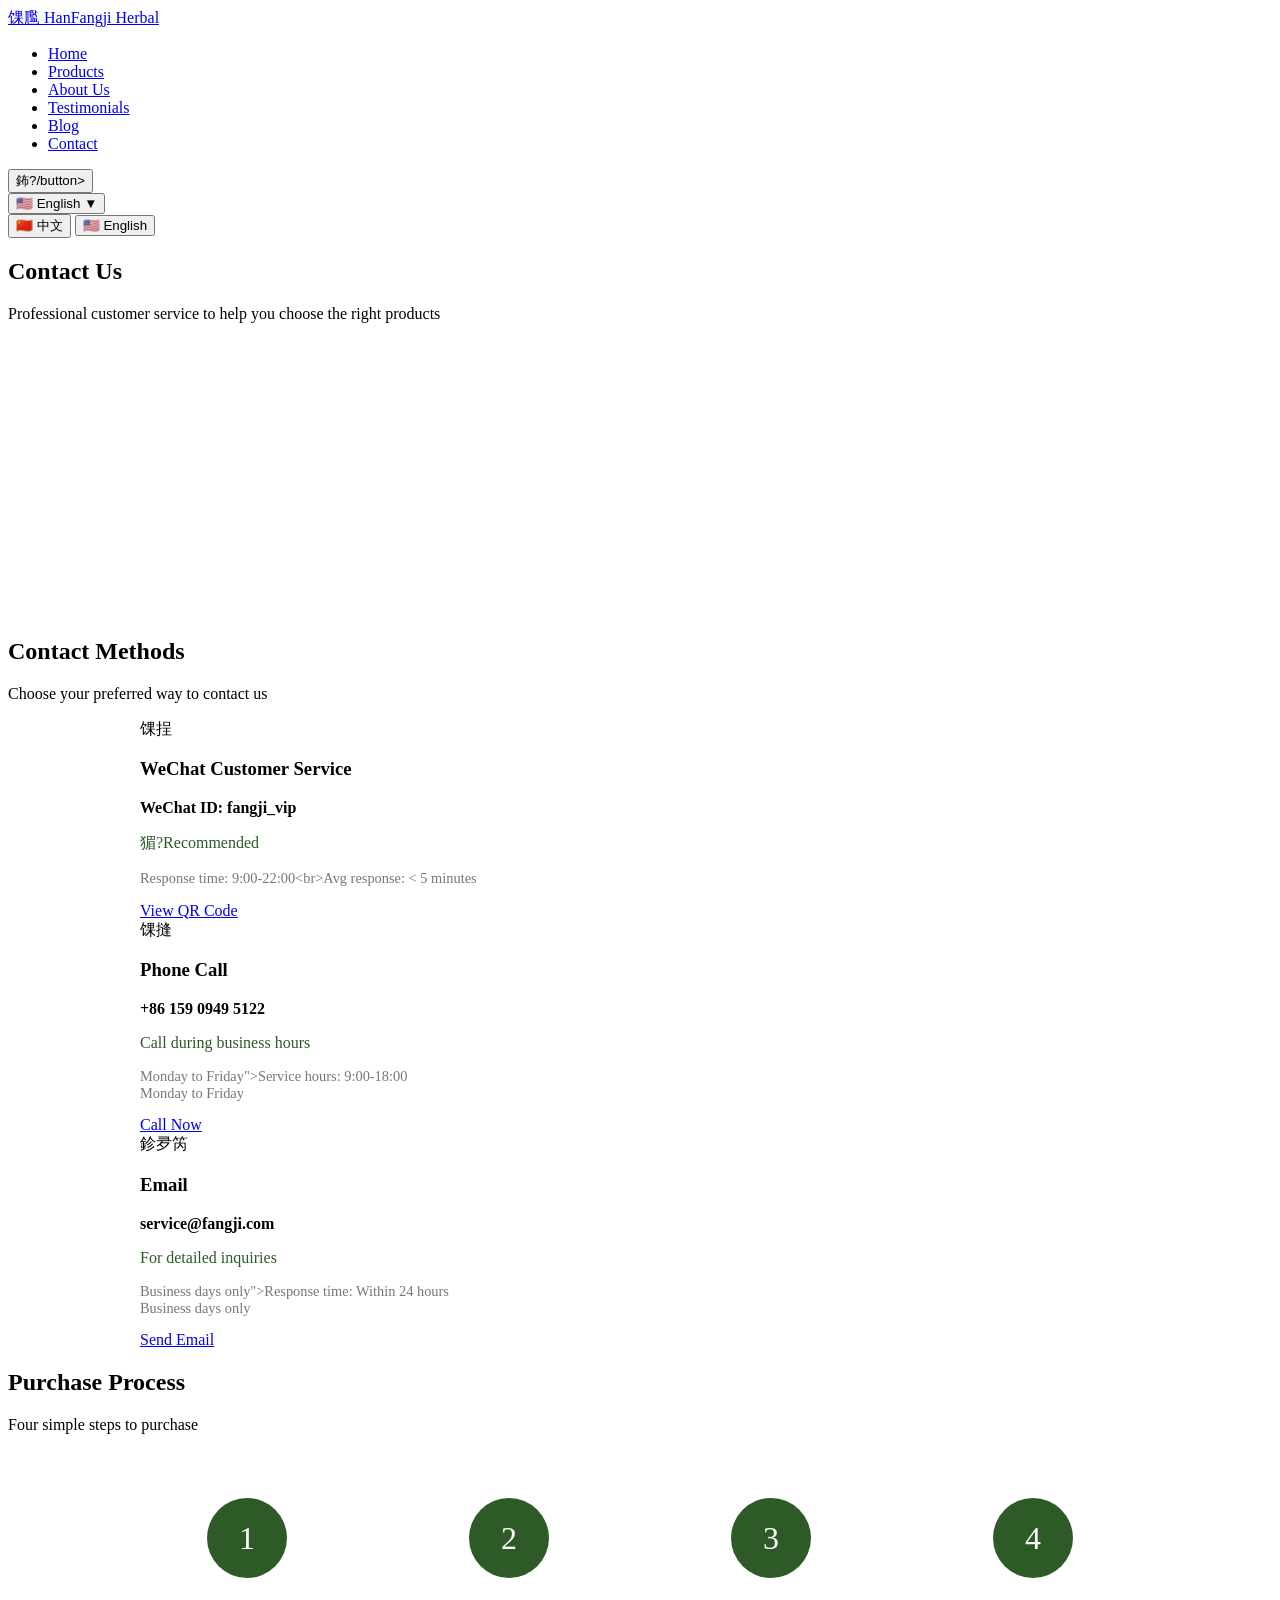
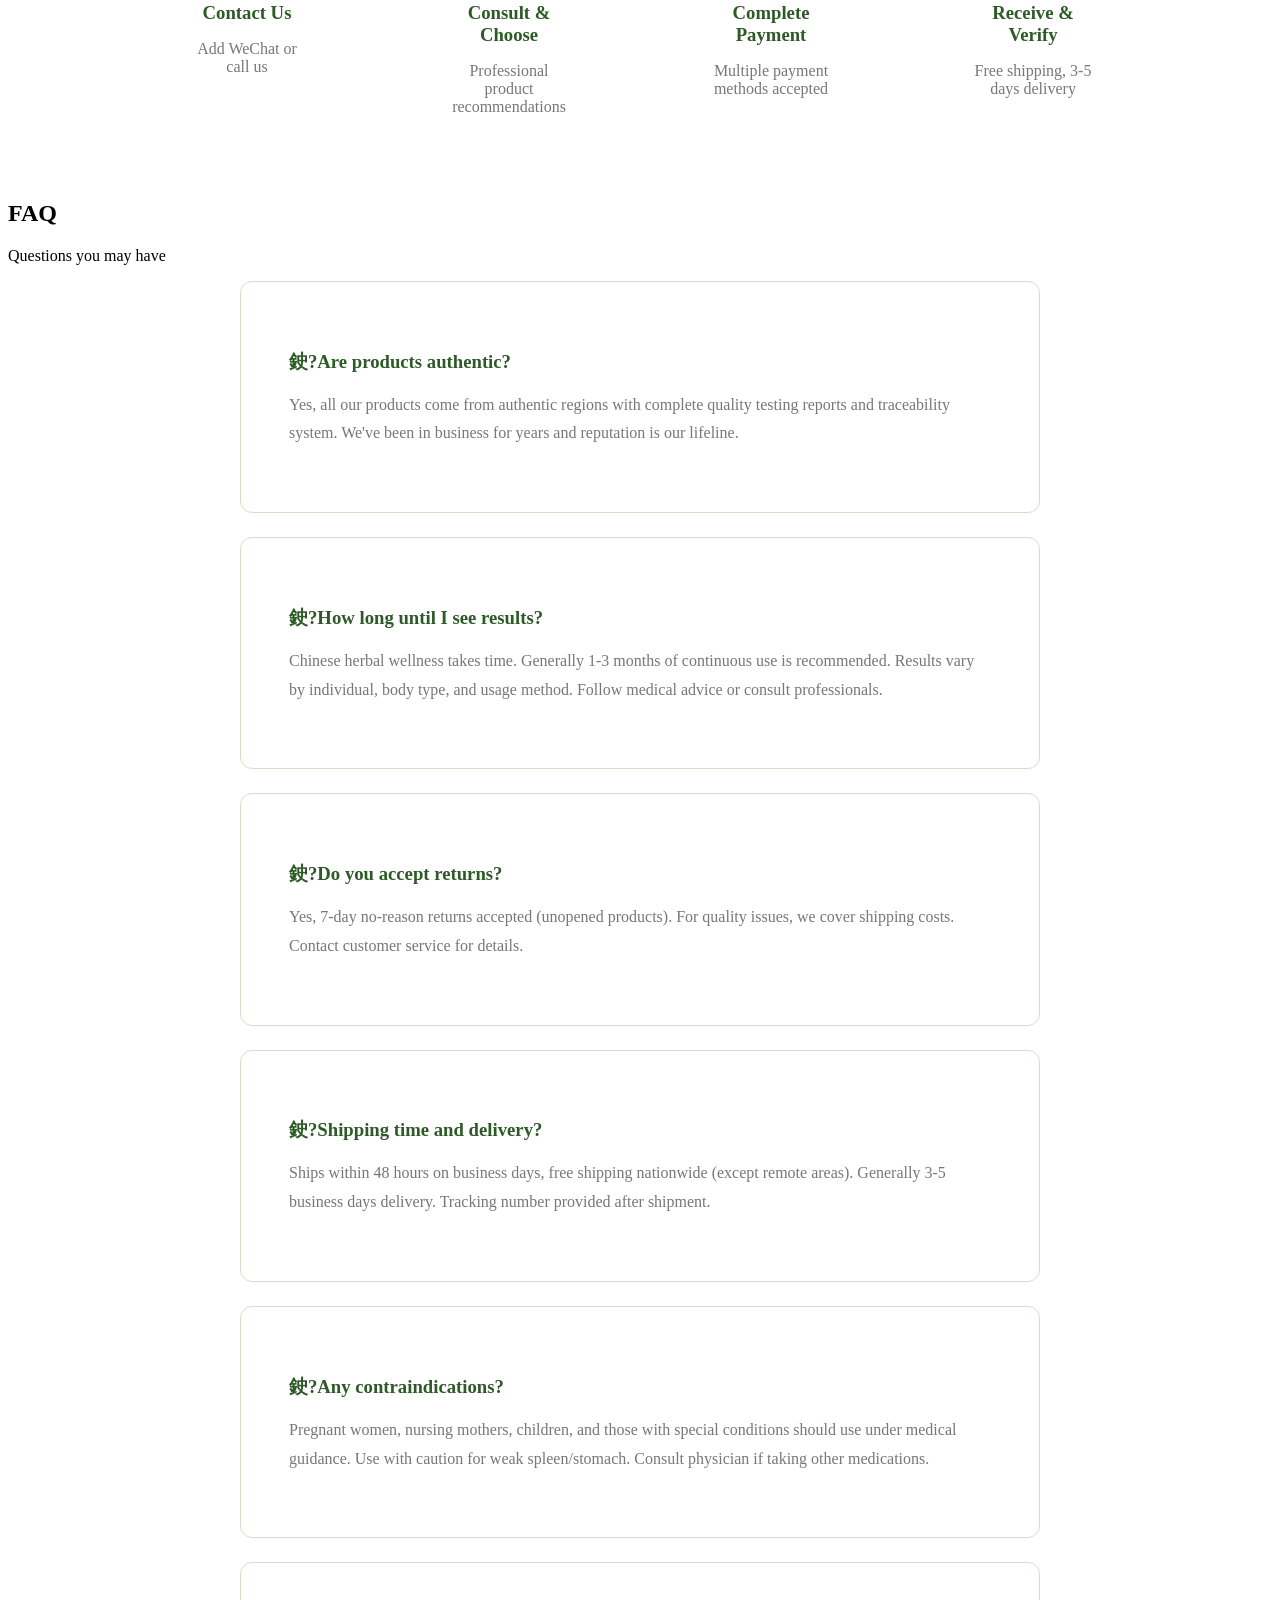
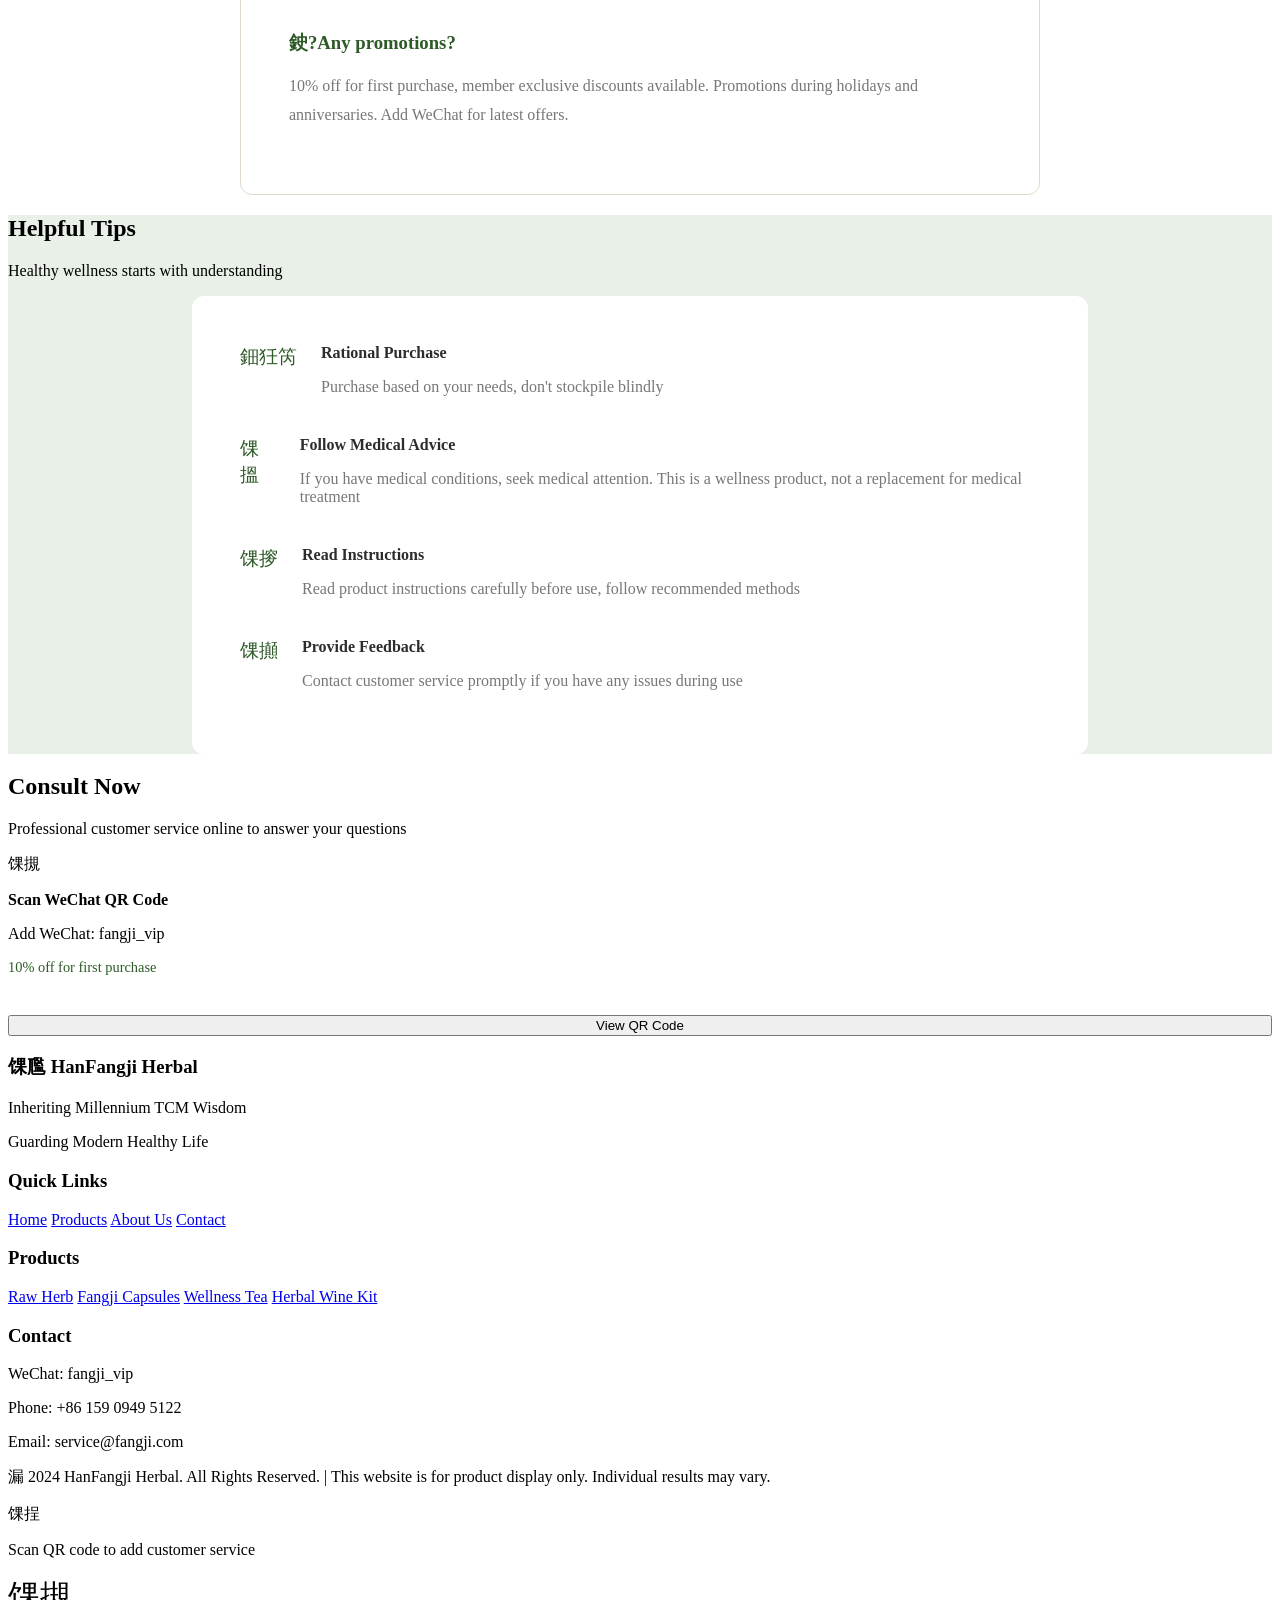
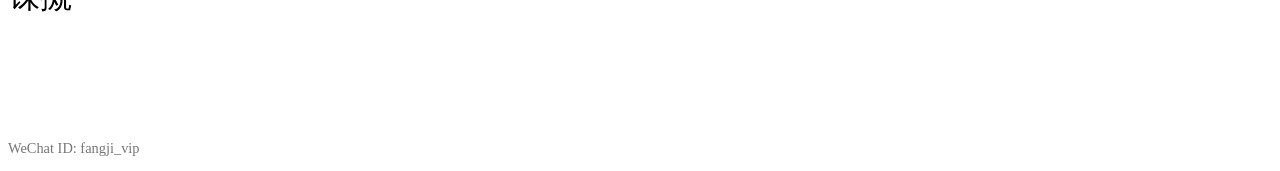
<file: contact.html>
﻿<!DOCTYPE html>
<html lang="en">
<head>
  <meta charset="UTF-8">
  <meta name="viewport" content="width=device-width, initial-scale=1.0">
  <meta name="description" content="Contact HanFangji Herbal - Purchase inquiry, customer service WeChat, contact information">
  <title data-zh="璐拱鍜ㄨ - 姹夐槻宸辫崏鏈? data-en="Contact Us - HanFangji Herbal">Contact Us - HanFangji Herbal</title>
  <link rel="stylesheet" href="css/style.css">
</head>
<body>
  <!-- Navigation -->
  <nav class="navbar" id="navbar">
    <div class="nav-container">
      <a href="index.html" class="logo">
        <span class="logo-icon">馃尶</span>
        <span data-zh="姹夐槻宸辫崏鏈? data-en="HanFangji Herbal">HanFangji Herbal</span>
      </a>
      <ul class="nav-links" id="navLinks">
        <li><a href="index.html" data-zh="棣栭〉" data-en="Home">Home</a></li>
        <li><a href="products.html" data-zh="浜у搧涓績" data-en="Products">Products</a></li>
        <li><a href="about.html" data-zh="鍏充簬鎴戜滑" data-en="About Us">About Us</a></li>
        <li><a href="testimonials.html" data-zh="瀹㈡埛瑙佽瘉" data-en="Testimonials">Testimonials</a></li>
        <li><a href="blog.html" data-zh="鍏荤敓鍗氬" data-en="Blog">Blog</a></li>
        <li><a href="contact.html" class="active" data-zh="璐拱鍜ㄨ" data-en="Contact">Contact</a></li>
      </ul>
      <button class="mobile-menu-btn" id="mobileMenuBtn">鈽?/button>
    </div>
  </nav>

  <!-- Page Header -->
  <section class="hero" style="min-height: 40vh;">
    <div class="hero-content fade-in">
      <h1 data-zh="璐拱鍜ㄨ" data-en="Contact Us">Contact Us</h1>
      <p data-zh="涓撲笟瀹㈡湇锛屼负鎮ㄨВ绛旓紝鍔╂偍閫夎喘鍚堥€備骇鍝? data-en="Professional customer service to help you choose the right products">Professional customer service to help you choose the right products</p>
    </div>
  </section>

  <!-- Contact Methods -->
  <section class="section">
    <div class="section-header">
      <h2 data-zh="鑱旂郴鏂瑰紡" data-en="Contact Methods">Contact Methods</h2>
      <p data-zh="閫夋嫨鎮ㄦ柟渚跨殑鏂瑰紡鑱旂郴鎴戜滑" data-en="Choose your preferred way to contact us">Choose your preferred way to contact us</p>
    </div>
    <div class="contact-content" style="max-width: 1000px; margin: 0 auto;">
      <div class="contact-card">
        <div class="contact-icon">馃挰</div>
        <h3 data-zh="寰俊瀹㈡湇" data-en="WeChat Customer Service">WeChat Customer Service</h3>
        <p><strong data-zh="寰俊鍙凤細fangji_vip" data-en="WeChat ID: fangji_vip">WeChat ID: fangji_vip</strong></p>
        <p style="color: var(--primary-green);" data-zh="猸?鎺ㄨ崘鏂瑰紡" data-en="猸?Recommended">猸?Recommended</p>
        <p style="font-size: 0.9rem; color: var(--text-light); margin-top: var(--spacing-xs);" data-zh="鍝嶅簲鏃堕棿锛?:00-22:00<br>骞冲潎鍝嶅簲锛? 5 鍒嗛挓" data-en="Response time: 9:00-22:00<br>Avg response: < 5 minutes">Response time: 9:00-22:00<br>Avg response: < 5 minutes</p>
        <a href="#" class="btn btn-primary" style="margin-top: var(--spacing-sm); width: 100%;" onclick="showWechatQR(); return false;" data-zh="鏌ョ湅浜岀淮鐮? data-en="View QR Code">View QR Code</a>
      </div>
      <div class="contact-card">
        <div class="contact-icon">馃摓</div>
        <h3 data-zh="鐢佃瘽鍜ㄨ" data-en="Phone Call">Phone Call</h3>
        <p><strong>+86 159 0949 5122</strong></p>
        <p style="color: var(--primary-green);" data-zh="宸ヤ綔鏃堕棿鎷ㄦ墦" data-en="Call during business hours">Call during business hours</p>
        <p style="font-size: 0.9rem; color: var(--text-light); margin-top: var(--spacing-xs);" data-zh="鏈嶅姟鏃堕棿锛?:00-18:00<br>鍛ㄤ竴鑷冲懆浜? data-en="Service hours: 9:00-18:00<br>Monday to Friday">Service hours: 9:00-18:00<br>Monday to Friday</p>
        <a href="tel:4008888888" class="btn btn-secondary" style="margin-top: var(--spacing-sm); width: 100%;" data-zh="绔嬪嵆鎷ㄦ墦" data-en="Call Now">Call Now</a>
      </div>
      <div class="contact-card">
        <div class="contact-icon">鉁夛笍</div>
        <h3 data-zh="閭鑱旂郴" data-en="Email">Email</h3>
        <p><strong>service@fangji.com</strong></p>
        <p style="color: var(--primary-green);" data-zh="閫傚悎璇︾粏鍜ㄨ" data-en="For detailed inquiries">For detailed inquiries</p>
        <p style="font-size: 0.9rem; color: var(--text-light); margin-top: var(--spacing-xs);" data-zh="鍝嶅簲鏃堕棿锛?4 灏忔椂鍐?br>宸ヤ綔鏃ュ鐞? data-en="Response time: Within 24 hours<br>Business days only">Response time: Within 24 hours<br>Business days only</p>
        <a href="mailto:service@fangji.com" class="btn btn-secondary" style="margin-top: var(--spacing-sm); width: 100%;" data-zh="鍙戦€侀偖浠? data-en="Send Email">Send Email</a>
      </div>
    </div>
  </section>

  <!-- WeChat QR Section -->
  <section class="section" id="wechatSection" style="display: none;">
    <div class="section-header">
      <h2 data-zh="娣诲姞瀹㈡湇寰俊" data-en="Add Customer Service WeChat">Add Customer Service WeChat</h2>
      <p data-zh="鎵弿浜岀淮鐮侊紝绔嬪嵆鍜ㄨ" data-en="Scan QR code to consult immediately">Scan QR code to consult immediately</p>
    </div>
    <div class="qr-section" style="max-width: 500px;">
      <div class="qr-code" style="width: 250px; height: 250px; font-size: 4rem; margin: 0 auto var(--spacing-md);">馃摫</div>
      <p style="font-size: 1.2rem; margin-bottom: var(--spacing-xs);"><strong data-zh="寰俊鍙凤細fangji_vip" data-en="WeChat ID: fangji_vip">WeChat ID: fangji_vip</strong></p>
      <p style="color: var(--text-light); margin-bottom: var(--spacing-sm);" data-zh="鎴栨悳绱㈠井淇″彿鐩存帴娣诲姞" data-en="Or search WeChat ID to add directly">Or search WeChat ID to add directly</p>
      <div style="background: var(--light-green); padding: var(--spacing-sm); border-radius: var(--border-radius); margin-top: var(--spacing-md);">
        <p style="color: var(--primary-green); font-weight: 500; margin-bottom: var(--spacing-xs);" data-zh="馃巵 娣诲姞瀹㈡湇涓撲韩绂忓埄锛? data-en="馃巵 Exclusive Benefits:">馃巵 Exclusive Benefits:</p>
        <ul style="text-align: left; color: var(--text-light); font-size: 0.95rem; line-height: 2;">
          <li data-zh="棣栨璐拱浜?9 鎶樹紭鎯? data-en="10% off for first purchase">10% off for first purchase</li>
          <li data-zh="鍏嶈垂鍋ュ悍鍜ㄨ鏈嶅姟" data-en="Free health consultation">Free health consultation</li>
          <li data-zh="鏂板搧浼樺厛浣撻獙璧勬牸" data-en="Early access to new products">Early access to new products</li>
          <li data-zh="浼氬憳涓撳睘浼樻儬娲诲姩" data-en="Member exclusive promotions">Member exclusive promotions</li>
        </ul>
      </div>
    </div>
  </section>

  <!-- Purchase Process -->
  <section class="section" style="background: var(--light-brown);">
    <div class="section-header">
      <h2 data-zh="璐拱娴佺▼" data-en="Purchase Process">Purchase Process</h2>
      <p data-zh="绠€鍗曞洓姝ワ紝杞绘澗璐拱" data-en="Four simple steps to purchase">Four simple steps to purchase</p>
    </div>
    <div style="max-width: 1000px; margin: 0 auto; display: grid; grid-template-columns: repeat(auto-fit, minmax(200px, 1fr)); gap: var(--spacing-md);">
      <div style="text-align: center; padding: var(--spacing-md);">
        <div style="width: 80px; height: 80px; background: var(--primary-green); color: var(--white); border-radius: 50%; display: flex; align-items: center; justify-content: center; font-size: 2rem; margin: 0 auto var(--spacing-sm);">1</div>
        <h3 style="color: var(--primary-green); margin-bottom: var(--spacing-xs);" data-zh="鑱旂郴瀹㈡湇" data-en="Contact Us">Contact Us</h3>
        <p style="color: var(--text-light);" data-zh="娣诲姞寰俊鎴栨嫧鎵撶數璇? data-en="Add WeChat or call us">Add WeChat or call us</p>
      </div>
      <div style="text-align: center; padding: var(--spacing-md);">
        <div style="width: 80px; height: 80px; background: var(--primary-green); color: var(--white); border-radius: 50%; display: flex; align-items: center; justify-content: center; font-size: 2rem; margin: 0 auto var(--spacing-sm);">2</div>
        <h3 style="color: var(--primary-green); margin-bottom: var(--spacing-xs);" data-zh="鍜ㄨ閫夎喘" data-en="Consult & Choose">Consult & Choose</h3>
        <p style="color: var(--text-light);" data-zh="涓撲笟鎺ㄨ崘鍚堥€備骇鍝? data-en="Professional product recommendations">Professional product recommendations</p>
      </div>
      <div style="text-align: center; padding: var(--spacing-md);">
        <div style="width: 80px; height: 80px; background: var(--primary-green); color: var(--white); border-radius: 50%; display: flex; align-items: center; justify-content: center; font-size: 2rem; margin: 0 auto var(--spacing-sm);">3</div>
        <h3 style="color: var(--primary-green); margin-bottom: var(--spacing-xs);" data-zh="瀹屾垚鏀粯" data-en="Complete Payment">Complete Payment</h3>
        <p style="color: var(--text-light);" data-zh="鏀寔澶氱鏀粯鏂瑰紡" data-en="Multiple payment methods accepted">Multiple payment methods accepted</p>
      </div>
      <div style="text-align: center; padding: var(--spacing-md);">
        <div style="width: 80px; height: 80px; background: var(--primary-green); color: var(--white); border-radius: 50%; display: flex; align-items: center; justify-content: center; font-size: 2rem; margin: 0 auto var(--spacing-sm);">4</div>
        <h3 style="color: var(--primary-green); margin-bottom: var(--spacing-xs);" data-zh="鏀惰揣楠屾敹" data-en="Receive & Verify">Receive & Verify</h3>
        <p style="color: var(--text-light);" data-zh="鍏ㄥ浗鍖呴偖 3-5 澶╅€佽揪" data-en="Free shipping, 3-5 days delivery">Free shipping, 3-5 days delivery</p>
      </div>
    </div>
  </section>

  <!-- FAQ -->
  <section class="section">
    <div class="section-header">
      <h2 data-zh="甯歌闂" data-en="FAQ">FAQ</h2>
      <p data-zh="鎮ㄥ彲鑳藉叧蹇冪殑闂" data-en="Questions you may have">Questions you may have</p>
    </div>
    <div style="max-width: 800px; margin: 0 auto;">
      <div style="background: var(--white); border: 1px solid var(--border-color); border-radius: var(--border-radius); padding: var(--spacing-md); margin-bottom: var(--spacing-sm);">
        <h3 style="color: var(--primary-green); margin-bottom: var(--spacing-xs);" data-zh="鉂?浜у搧鏄鍝佸悧锛? data-en="鉂?Are products authentic?">鉂?Are products authentic?</h3>
        <p style="color: var(--text-light); line-height: 1.8;" data-zh="鏄殑锛屾垜浠墍鏈変骇鍝佸潎鏉ヨ嚜閬撳湴浜у尯锛屾湁瀹屾暣鐨勮川閲忔娴嬫姤鍛婂拰杩芥函浣撶郴锛屾敮鎸侀獙璐с€傛垜浠粡钀ュ骞达紝鍙ｇ鏄垜浠殑鐢熷懡绾裤€? data-en="Yes, all our products come from authentic regions with complete quality testing reports and traceability system. We've been in business for years and reputation is our lifeline.">Yes, all our products come from authentic regions with complete quality testing reports and traceability system. We've been in business for years and reputation is our lifeline.</p>
      </div>
      <div style="background: var(--white); border: 1px solid var(--border-color); border-radius: var(--border-radius); padding: var(--spacing-md); margin-bottom: var(--spacing-sm);">
        <h3 style="color: var(--primary-green); margin-bottom: var(--spacing-xs);" data-zh="鉂?澶氫箙鑳界湅鍒版晥鏋滐紵" data-en="鉂?How long until I see results?">鉂?How long until I see results?</h3>
        <p style="color: var(--text-light); line-height: 1.8;" data-zh="涓嵂鍏荤敓璁茬┒寰簭娓愯繘锛屼竴鑸缓璁繛缁湇鐢?1-3 涓湀銆傚叿浣撴晥鏋滃洜浜鸿€屽紓锛屼笌涓汉浣撹川銆佷娇鐢ㄦ柟娉曠瓑鍥犵礌鏈夊叧銆傚缓璁伒鍖诲槺鎴栧挩璇笓涓氫汉澹€? data-en="Chinese herbal wellness takes time. Generally 1-3 months of continuous use is recommended. Results vary by individual, body type, and usage method. Follow medical advice or consult professionals.">Chinese herbal wellness takes time. Generally 1-3 months of continuous use is recommended. Results vary by individual, body type, and usage method. Follow medical advice or consult professionals.</p>
      </div>
      <div style="background: var(--white); border: 1px solid var(--border-color); border-radius: var(--border-radius); padding: var(--spacing-md); margin-bottom: var(--spacing-sm);">
        <h3 style="color: var(--primary-green); margin-bottom: var(--spacing-xs);" data-zh="鉂?鏀寔閫€鎹㈣揣鍚楋紵" data-en="鉂?Do you accept returns?">鉂?Do you accept returns?</h3>
        <p style="color: var(--text-light); line-height: 1.8;" data-zh="鏀寔 7 澶╂棤鐞嗙敱閫€鎹㈣揣锛堜骇鍝佹湭鎷嗗皝锛夈€傚浜у搧璐ㄩ噺闂锛屾垜浠壙鎷呭線杩旇繍璐广€傚叿浣撻€€鎹㈣揣鏀跨瓥鍙挩璇㈠鏈嶃€? data-en="Yes, 7-day no-reason returns accepted (unopened products). For quality issues, we cover shipping costs. Contact customer service for details.">Yes, 7-day no-reason returns accepted (unopened products). For quality issues, we cover shipping costs. Contact customer service for details.</p>
      </div>
      <div style="background: var(--white); border: 1px solid var(--border-color); border-radius: var(--border-radius); padding: var(--spacing-md); margin-bottom: var(--spacing-sm);">
        <h3 style="color: var(--primary-green); margin-bottom: var(--spacing-xs);" data-zh="鉂?鍙戣揣鏃堕棿鍜岀墿娴侊紵" data-en="鉂?Shipping time and delivery?">鉂?Shipping time and delivery?</h3>
        <p style="color: var(--text-light); line-height: 1.8;" data-zh="宸ヤ綔鏃?48 灏忔椂鍐呭彂璐э紝鍏ㄥ浗鍖呴偖锛堝亸杩滃湴鍖洪櫎澶栵級銆備竴鑸?3-5 涓伐浣滄棩閫佽揪锛屽彂璐у悗浼氭彁渚涚墿娴佸崟鍙蜂緵鏌ヨ銆? data-en="Ships within 48 hours on business days, free shipping nationwide (except remote areas). Generally 3-5 business days delivery. Tracking number provided after shipment.">Ships within 48 hours on business days, free shipping nationwide (except remote areas). Generally 3-5 business days delivery. Tracking number provided after shipment.</p>
      </div>
      <div style="background: var(--white); border: 1px solid var(--border-color); border-radius: var(--border-radius); padding: var(--spacing-md); margin-bottom: var(--spacing-sm);">
        <h3 style="color: var(--primary-green); margin-bottom: var(--spacing-xs);" data-zh="鉂?鏈変粈涔堢蹇屼汉缇ゅ悧锛? data-en="鉂?Any contraindications?">鉂?Any contraindications?</h3>
        <p style="color: var(--text-light); line-height: 1.8;" data-zh="瀛曞銆佸摵涔虫湡濡囧コ銆佸効绔ュ強鐗规畩鐤剧梾鎮ｈ€呰鍦ㄥ尰甯堟寚瀵间笅浣跨敤銆傝劸鑳冭櫄瀵掕€呮厧鐢ㄣ€傚姝ｅ湪鏈嶇敤鍏朵粬鑽墿锛屼娇鐢ㄥ墠璇峰挩璇㈠尰甯堟垨鑽笀銆? data-en="Pregnant women, nursing mothers, children, and those with special conditions should use under medical guidance. Use with caution for weak spleen/stomach. Consult physician if taking other medications.">Pregnant women, nursing mothers, children, and those with special conditions should use under medical guidance. Use with caution for weak spleen/stomach. Consult physician if taking other medications.</p>
      </div>
      <div style="background: var(--white); border: 1px solid var(--border-color); border-radius: var(--border-radius); padding: var(--spacing-md);">
        <h3 style="color: var(--primary-green); margin-bottom: var(--spacing-xs);" data-zh="鉂?鏈変紭鎯犳椿鍔ㄥ悧锛? data-en="鉂?Any promotions?">鉂?Any promotions?</h3>
        <p style="color: var(--text-light); line-height: 1.8;" data-zh="棣栨璐拱浜?9 鎶樹紭鎯狅紝浼氬憳鏈変笓灞炴姌鎵ｃ€傝妭鍋囨棩鍜屽簵搴嗘湡闂翠細鏈変績閿€娲诲姩銆傛坊鍔犲鏈嶅井淇″彲绗竴鏃堕棿鑾峰彇浼樻儬淇℃伅銆? data-en="10% off for first purchase, member exclusive discounts available. Promotions during holidays and anniversaries. Add WeChat for latest offers.">10% off for first purchase, member exclusive discounts available. Promotions during holidays and anniversaries. Add WeChat for latest offers.</p>
      </div>
    </div>
  </section>

  <!-- Tips -->
  <section class="section" style="background: var(--light-green);">
    <div class="section-header">
      <h2 data-zh="娓╅Θ鎻愮ず" data-en="Helpful Tips">Helpful Tips</h2>
      <p data-zh="鍋ュ悍鍏荤敓锛屼粠浜嗚В寮€濮? data-en="Healthy wellness starts with understanding">Healthy wellness starts with understanding</p>
    </div>
    <div style="max-width: 800px; margin: 0 auto; background: var(--white); padding: var(--spacing-md); border-radius: var(--border-radius);">
      <div style="display: grid; gap: var(--spacing-sm);">
        <div style="display: flex; gap: var(--spacing-sm); align-items: flex-start;">
          <span style="color: var(--primary-green); font-size: 1.2rem;">鈿狅笍</span>
          <div>
            <strong style="color: var(--text-dark);" data-zh="鐞嗘€ц喘涔? data-en="Rational Purchase">Rational Purchase</strong>
            <p style="color: var(--text-light);" data-zh="璇锋牴鎹嚜韬渶姹傝喘涔帮紝涓嶈鐩茬洰鍥よ揣" data-en="Purchase based on your needs, don't stockpile blindly">Purchase based on your needs, don't stockpile blindly</p>
          </div>
        </div>
        <div style="display: flex; gap: var(--spacing-sm); align-items: flex-start;">
          <span style="color: var(--primary-green); font-size: 1.2rem;">馃搵</span>
          <div>
            <strong style="color: var(--text-dark);" data-zh="閬靛尰鍢? data-en="Follow Medical Advice">Follow Medical Advice</strong>
            <p style="color: var(--text-light);" data-zh="濡傛湁鐤剧梾锛岃鍙婃椂灏卞尰锛屾湰鍝佷负鍏荤敓淇濆仴浜у搧锛屼笉鑳芥浛浠ｈ嵂鐗╂不鐤? data-en="If you have medical conditions, seek medical attention. This is a wellness product, not a replacement for medical treatment">If you have medical conditions, seek medical attention. This is a wellness product, not a replacement for medical treatment</p>
          </div>
        </div>
        <div style="display: flex; gap: var(--spacing-sm); align-items: flex-start;">
          <span style="color: var(--primary-green); font-size: 1.2rem;">馃摉</span>
          <div>
            <strong style="color: var(--text-dark);" data-zh="闃呰璇存槑" data-en="Read Instructions">Read Instructions</strong>
            <p style="color: var(--text-light);" data-zh="浣跨敤鍓嶈浠旂粏闃呰浜у搧璇存槑涔︼紝鎸夌収鎺ㄨ崘鏂规硶浣跨敤" data-en="Read product instructions carefully before use, follow recommended methods">Read product instructions carefully before use, follow recommended methods</p>
          </div>
        </div>
        <div style="display: flex; gap: var(--spacing-sm); align-items: flex-start;">
          <span style="color: var(--primary-green); font-size: 1.2rem;">馃攧</span>
          <div>
            <strong style="color: var(--text-dark);" data-zh="鎸佺画鍙嶉" data-en="Provide Feedback">Provide Feedback</strong>
            <p style="color: var(--text-light);" data-zh="浣跨敤杩囩▼涓鏈変换浣曢棶棰橈紝璇峰強鏃惰仈绯诲鏈? data-en="Contact customer service promptly if you have any issues during use">Contact customer service promptly if you have any issues during use</p>
          </div>
        </div>
      </div>
    </div>
  </section>

  <!-- CTA -->
  <section class="section contact">
    <div class="section-header">
      <h2 data-zh="绔嬪嵆鍜ㄨ" data-en="Consult Now">Consult Now</h2>
      <p data-zh="涓撲笟瀹㈡湇鍦ㄧ嚎锛屼负鎮ㄨВ绛? data-en="Professional customer service online to answer your questions">Professional customer service online to answer your questions</p>
    </div>
    <div class="qr-section">
      <div class="qr-code">馃摫</div>
      <p><strong data-zh="寰俊鎵竴鎵? data-en="Scan WeChat QR Code">Scan WeChat QR Code</strong></p>
      <p data-zh="娣诲姞瀹㈡湇寰俊锛歠angji_vip" data-en="Add WeChat: fangji_vip">Add WeChat: fangji_vip</p>
      <p style="color: var(--primary-green); font-size: 0.9rem; margin-top: var(--spacing-xs);" data-zh="棣栨璐拱浜?9 鎶樹紭鎯? data-en="10% off for first purchase">10% off for first purchase</p>
      <button class="btn btn-primary" style="margin-top: var(--spacing-sm); width: 100%;" onclick="showWechatQR();" data-zh="鏌ョ湅浜岀淮鐮? data-en="View QR Code">View QR Code</button>
    </div>
  </section>

  <!-- Footer -->
  <footer class="footer">
    <div class="footer-content">
      <div class="footer-section">
        <h3>馃尶 <span data-zh="姹夐槻宸辫崏鏈? data-en="HanFangji Herbal">HanFangji Herbal</span></h3>
        <p data-zh="浼犳壙鍗冨勾涓嵂鏅烘収" data-en="Inheriting Millennium TCM Wisdom">Inheriting Millennium TCM Wisdom</p>
        <p data-zh="瀹堟姢鐜颁唬鍋ュ悍鐢熸椿" data-en="Guarding Modern Healthy Life">Guarding Modern Healthy Life</p>
      </div>
      <div class="footer-section">
        <h3 data-zh="蹇€熼摼鎺? data-en="Quick Links">Quick Links</h3>
        <a href="index.html" data-zh="棣栭〉" data-en="Home">Home</a>
        <a href="products.html" data-zh="浜у搧涓績" data-en="Products">Products</a>
        <a href="about.html" data-zh="鍏充簬鎴戜滑" data-en="About Us">About Us</a>
        <a href="contact.html" data-zh="璐拱鍜ㄨ" data-en="Contact">Contact</a>
      </div>
      <div class="footer-section">
        <h3 data-zh="浜у搧涓績" data-en="Products">Products</h3>
        <a href="products.html" data-zh="鍘熻嵂鏉?楗墖" data-en="Raw Herb">Raw Herb</a>
        <a href="products.html" data-zh="绮夐槻宸辫兌鍥? data-en="Fangji Capsules">Fangji Capsules</a>
        <a href="products.html" data-zh="鍏荤敓鑼跺寘" data-en="Wellness Tea">Wellness Tea</a>
        <a href="products.html" data-zh="娉￠厭鏂欏寘" data-en="Herbal Wine Kit">Herbal Wine Kit</a>
      </div>
      <div class="footer-section">
        <h3 data-zh="鑱旂郴鏂瑰紡" data-en="Contact">Contact</h3>
        <p>WeChat: fangji_vip</p>
        <p>Phone: +86 159 0949 5122</p>
        <p>Email: service@fangji.com</p>
      </div>
    </div>
    <div class="footer-bottom">
      <p data-zh="漏 2024 姹夐槻宸辫崏鏈€傜増鏉冩墍鏈?| 鏈綉绔欎粎渚涗骇鍝佸睍绀猴紝鍏蜂綋鍔熸晥鍥犱汉鑰屽紓" data-en="漏 2024 HanFangji Herbal. All Rights Reserved. | This website is for product display only. Individual results may vary.">漏 2024 HanFangji Herbal. All Rights Reserved. | This website is for product display only. Individual results may vary.</p>
    </div>
  </footer>

  <!-- Floating WeChat Button -->
  <div class="wechat-float" id="wechatFloat">馃挰</div>
  <div class="wechat-popup" id="wechatPopup">
    <p data-zh="鎵弿浜岀淮鐮佹坊鍔犲鏈? data-en="Scan QR code to add customer service">Scan QR code to add customer service</p>
    <div class="qr-code" style="width: 150px; height: 150px; font-size: 2rem;">馃摫</div>
    <p style="font-size: 0.9rem; color: var(--text-light);" data-zh="寰俊鍙凤細fangji_vip" data-en="WeChat ID: fangji_vip">WeChat ID: fangji_vip</p>
  </div>

  <script src="js/main.js"></script>
  <script src="js/lang-switch.js"></script>
  <script>
    function showWechatQR() {
      document.getElementById('wechatSection').style.display = 'block';
      document.getElementById('wechatSection').scrollIntoView({ behavior: 'smooth' });
    }
  </script>
</body>
</html>
</file>
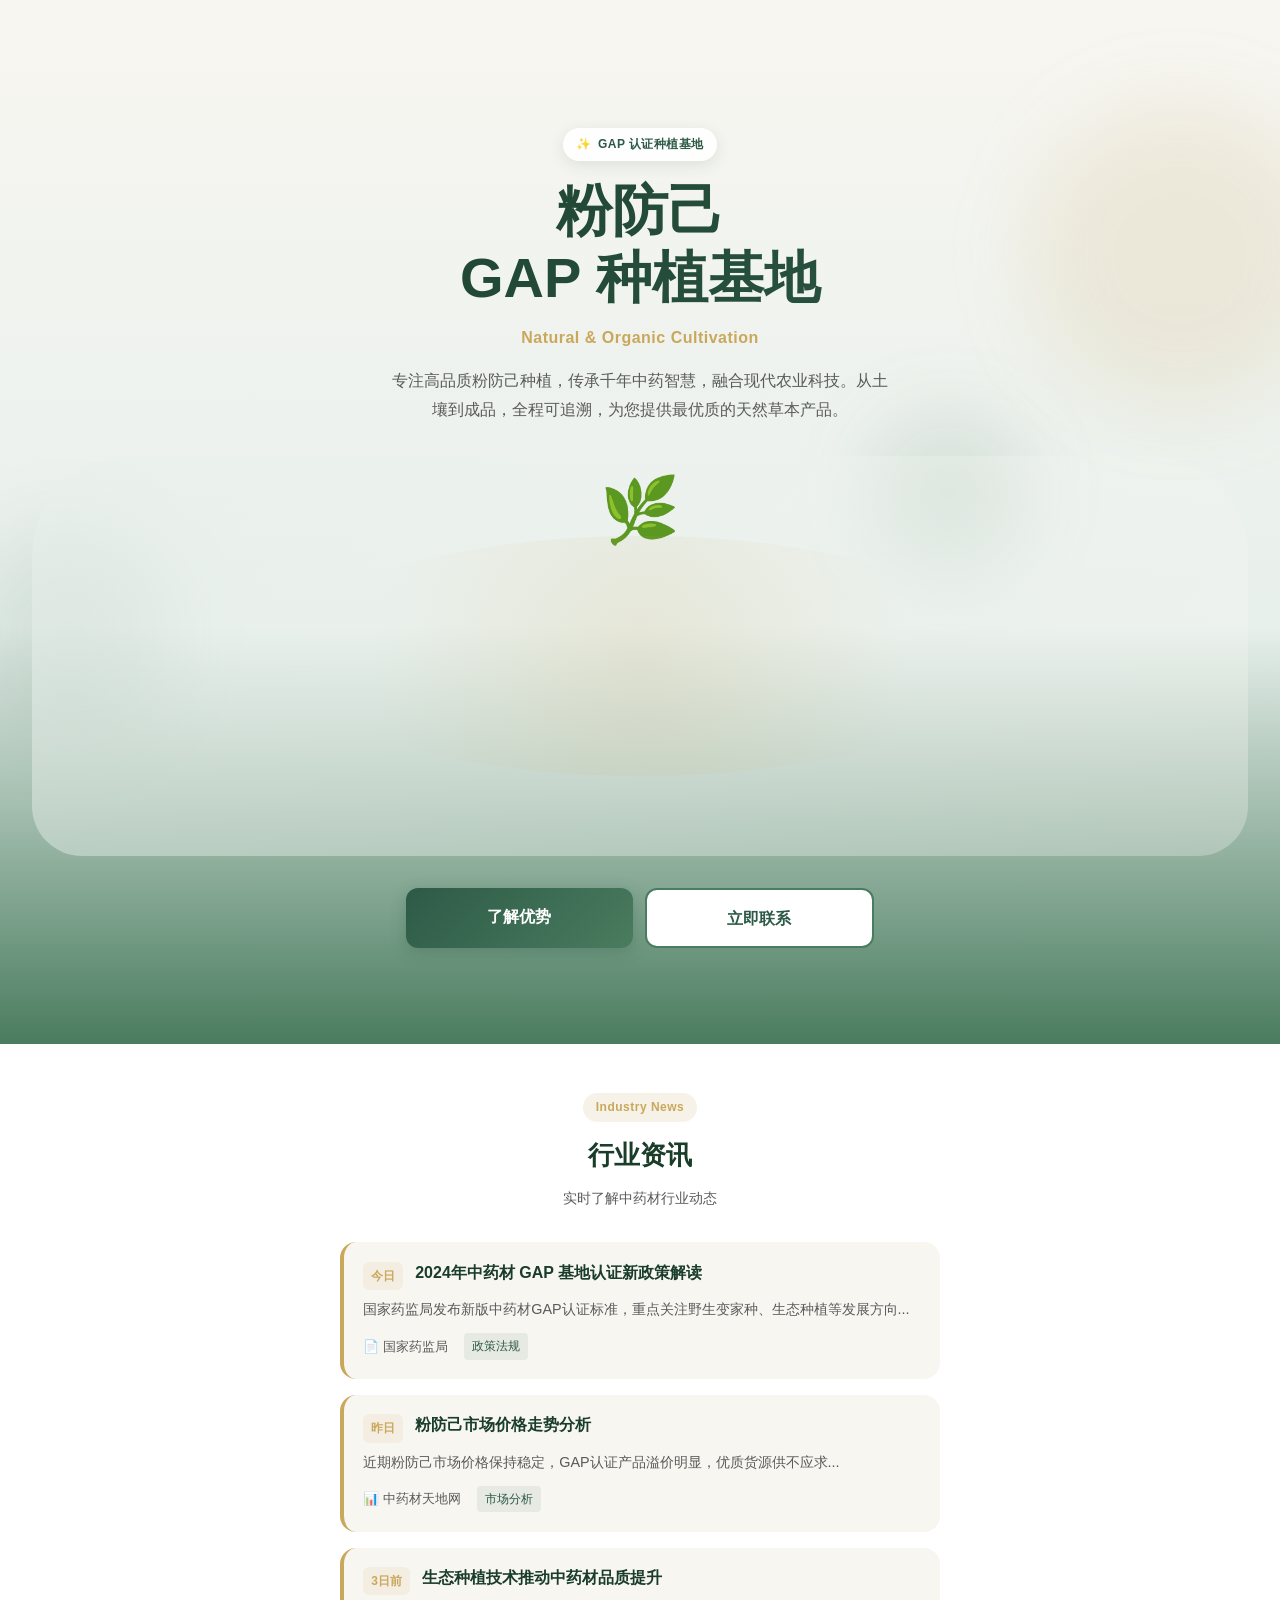
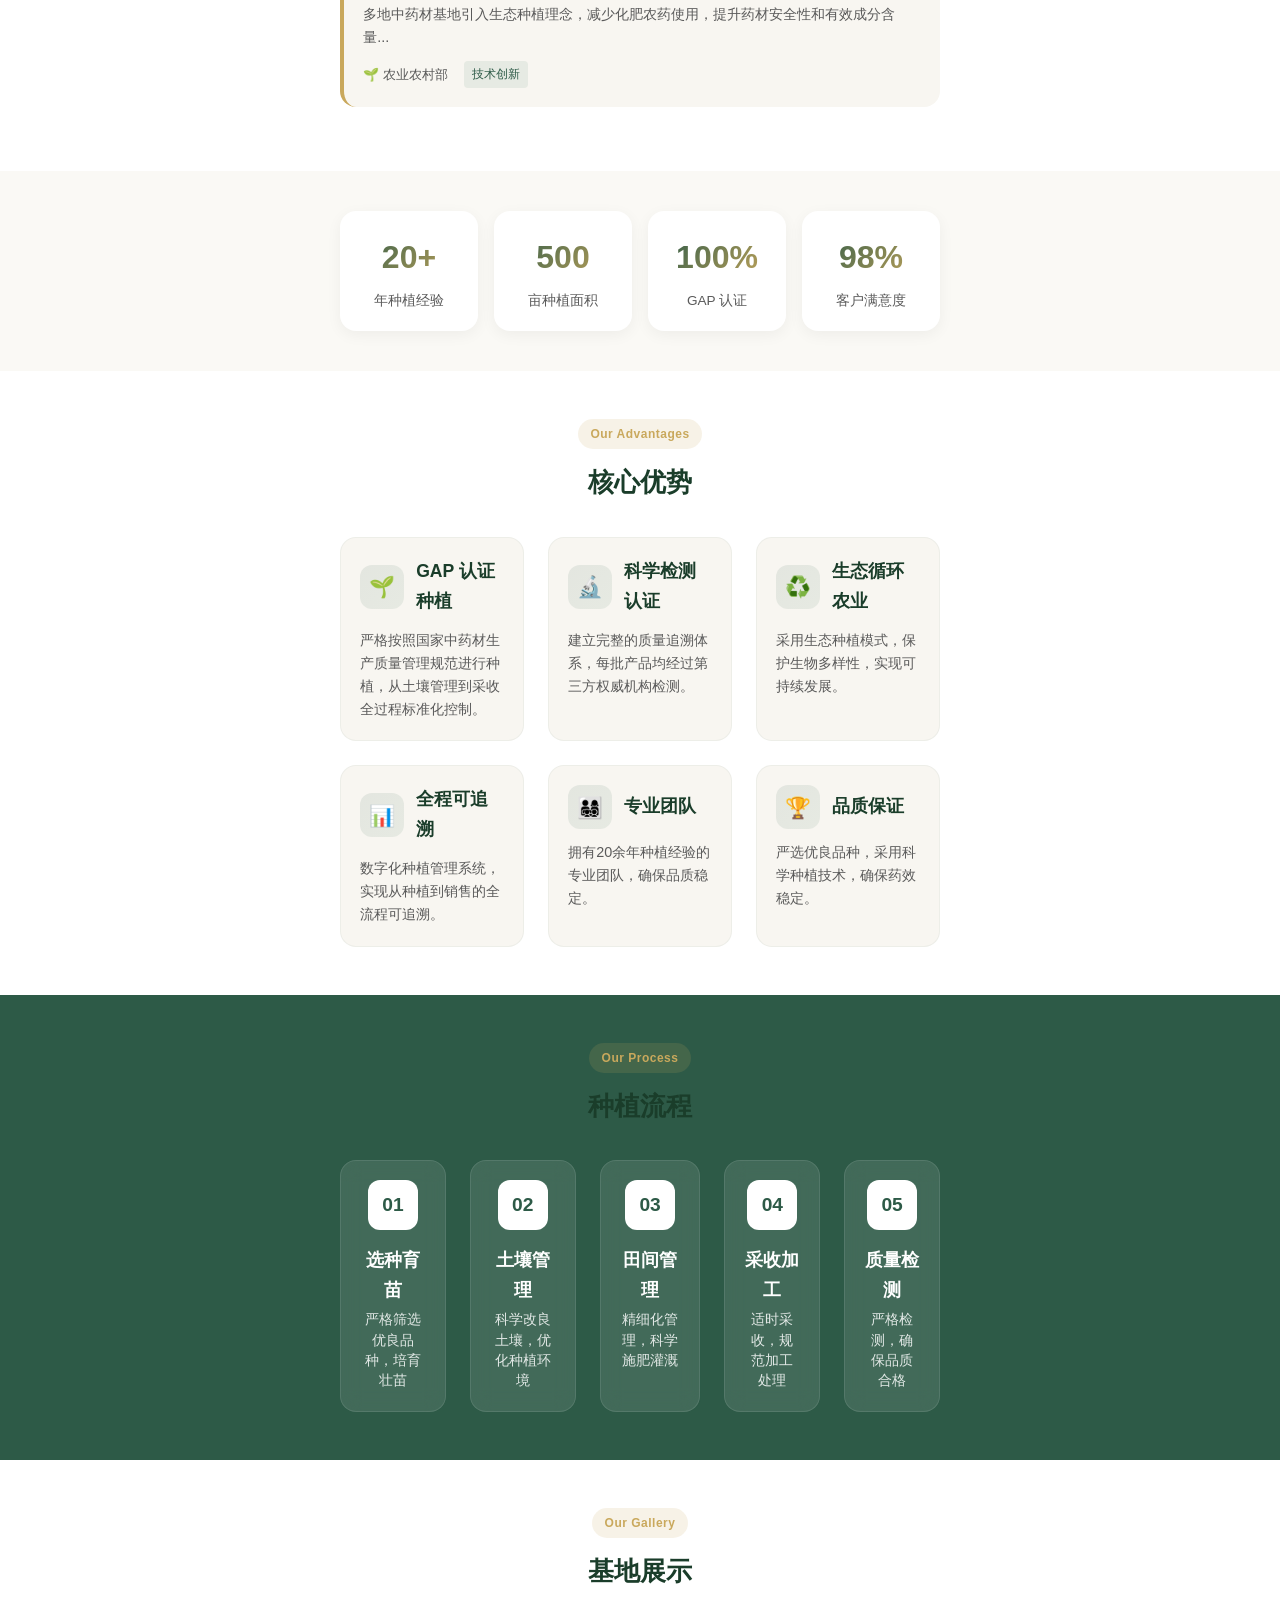
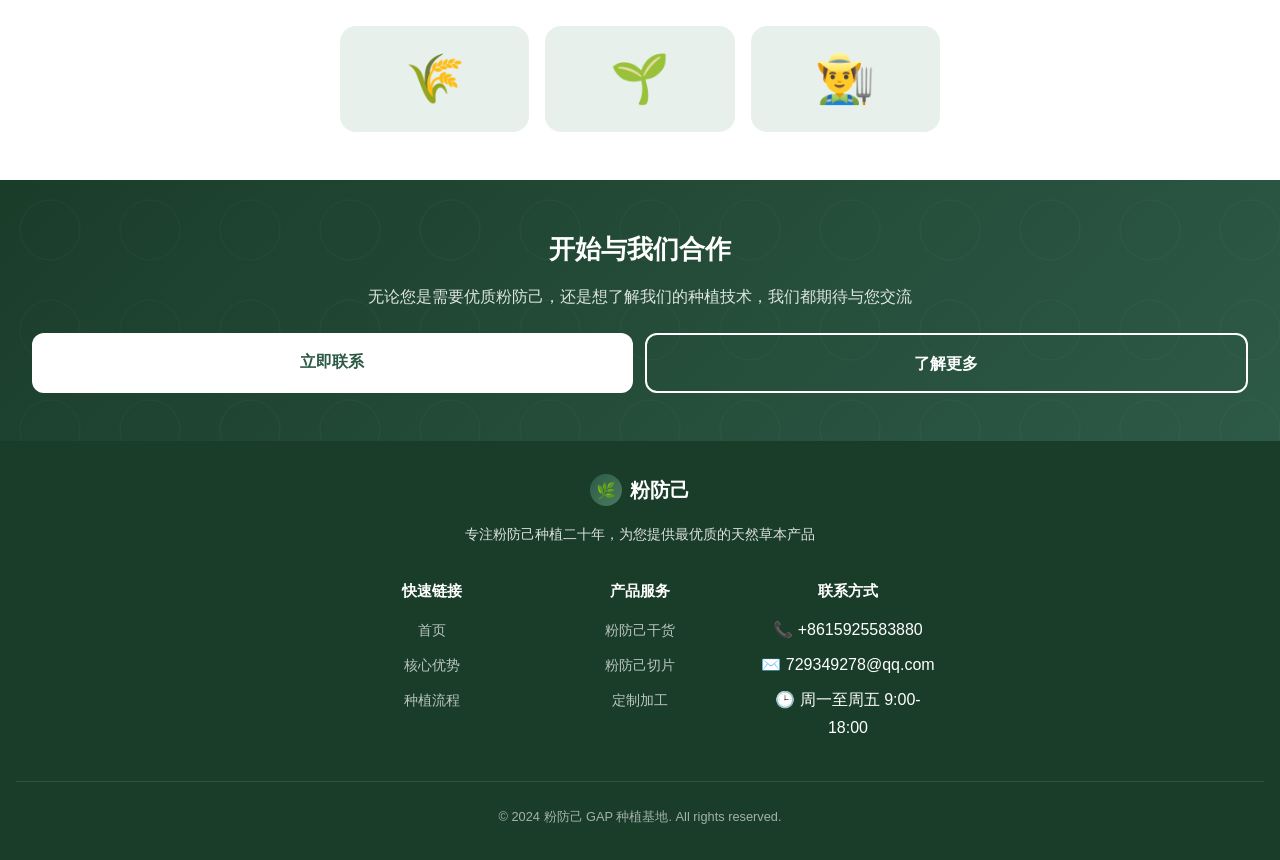
<file: index-mobile.html>
<!DOCTYPE html>
<html lang="zh-CN">
<head>
    <meta charset="UTF-8">
    <meta name="viewport" content="width=device-width, initial-scale=1.0, maximum-scale=5.0">
    <title>粉防己 GAP 种植基地 - Natural & Organic Cultivation</title>
    <style>
        @charset "UTF-8";

        * {
            margin: 0;
            padding: 0;
            box-sizing: border-box;
        }

        :root {
            --primary-dark: #1a3d2a;
            --primary: #2d5a47;
            --primary-light: #4a7c5f;
            --accent: #c9a85c;
            --accent-light: #e8d5a8;
            --cream: #f8f6f1;
            --cream-light: #faf9f5;
            --light-green: #e8f0ec;
            --text-primary: #1a1a1a;
            --text-secondary: #5a5a5a;
            --white: #ffffff;
        }

        body {
            font-family: -apple-system, BlinkMacSystemFont, "Segoe UI", "Microsoft YaHei", "SimSun", sans-serif;
            background: var(--cream);
            color: var(--text-primary);
            line-height: 1.7;
            overflow-x: hidden;
        }

        /* Mobile Navigation */
        .mobile-nav {
            position: fixed;
            top: 0;
            left: 0;
            right: 0;
            z-index: 1000;
            background: rgba(255, 255, 255, 0.98);
            backdrop-filter: blur(20px);
            -webkit-backdrop-filter: blur(20px);
            padding: 0.75rem 1rem;
            display: flex;
            justify-content: space-between;
            align-items: center;
            border-bottom: 1px solid rgba(26, 61, 42, 0.08);
        }

        .nav-logo {
            font-size: 1.25rem;
            font-weight: 700;
            color: var(--primary-dark);
            text-decoration: none;
            display: flex;
            align-items: center;
            gap: 0.5rem;
        }

        .nav-logo-icon {
            width: 32px;
            height: 32px;
            background: linear-gradient(135deg, var(--primary), var(--primary-light));
            border-radius: 50%;
            display: flex;
            align-items: center;
            justify-content: center;
            color: white;
            font-size: 1rem;
        }

        .mobile-menu-btn {
            width: 44px;
            height: 44px;
            background: var(--light-green);
            border: none;
            border-radius: 12px;
            cursor: pointer;
            display: flex;
            flex-direction: column;
            align-items: center;
            justify-content: center;
            gap: 4px;
            transition: all 0.3s ease;
        }

        .mobile-menu-btn span {
            width: 20px;
            height: 2px;
            background: var(--primary);
            border-radius: 2px;
            transition: all 0.3s ease;
        }

        .mobile-menu-btn.active span:nth-child(1) {
            transform: rotate(45deg) translate(5px, 5px);
        }

        .mobile-menu-btn.active span:nth-child(2) {
            opacity: 0;
        }

        .mobile-menu-btn.active span:nth-child(3) {
            transform: rotate(-45deg) translate(5px, -5px);
        }

        .mobile-menu {
            position: fixed;
            top: 70px;
            left: 0;
            right: 0;
            background: white;
            padding: 1rem;
            transform: translateY(-100%);
            opacity: 0;
            transition: all 0.4s cubic-bezier(0.4, 0, 0.2, 1);
            z-index: 999;
            box-shadow: 0 10px 40px rgba(0, 0, 0, 0.1);
        }

        .mobile-menu.active {
            transform: translateY(0);
            opacity: 1;
        }

        .mobile-menu a {
            display: block;
            padding: 1rem;
            color: var(--text-primary);
            text-decoration: none;
            font-size: 1rem;
            font-weight: 500;
            border-radius: 12px;
            margin-bottom: 0.5rem;
            transition: all 0.3s ease;
        }

        .mobile-menu a:hover,
        .mobile-menu a.active {
            background: var(--light-green);
            color: var(--primary);
        }

        /* Hero Section - Mobile Optimized */
        .hero {
            min-height: 100vh;
            position: relative;
            padding: 5rem 1.5rem 3rem;
            overflow: hidden;
        }

        .hero-bg {
            position: absolute;
            top: 0;
            left: 0;
            right: 0;
            bottom: 0;
            background: linear-gradient(180deg,
                var(--cream) 0%,
                var(--light-green) 60%,
                var(--primary-light) 100%);
        }

        .hero-decorations {
            position: absolute;
            width: 100%;
            height: 100%;
            pointer-events: none;
        }

        .decoration-circle {
            position: absolute;
            border-radius: 50%;
            filter: blur(40px);
            animation: float 10s ease-in-out infinite;
        }

        .decoration-circle-1 {
            width: 300px;
            height: 300px;
            background: rgba(201, 168, 92, 0.15);
            top: 10%;
            right: -50px;
        }

        .decoration-circle-2 {
            width: 200px;
            height: 200px;
            background: rgba(45, 90, 71, 0.1);
            bottom: 30%;
            left: -30px;
            animation-delay: 3s;
        }

        .decoration-circle-3 {
            width: 150px;
            height: 150px;
            background: rgba(74, 124, 95, 0.15);
            top: 40%;
            right: 20%;
            animation-delay: 6s;
        }

        @keyframes float {
            0%, 100% { transform: translate(0, 0); }
            50% { transform: translate(20px, -20px); }
        }

        .hero-content {
            position: relative;
            z-index: 1;
            text-align: center;
        }

        .hero-badge {
            display: inline-flex;
            align-items: center;
            gap: 0.4rem;
            padding: 0.4rem 0.8rem;
            background: rgba(255, 255, 255, 0.9);
            backdrop-filter: blur(10px);
            border-radius: 20px;
            font-size: 0.75rem;
            color: var(--primary);
            font-weight: 600;
            margin-bottom: 1rem;
            box-shadow: 0 4px 15px rgba(26, 61, 42, 0.1);
            letter-spacing: 0.5px;
        }

        .hero-title {
            font-size: 2.2rem;
            font-weight: 800;
            line-height: 1.2;
            margin-bottom: 0.75rem;
            background: linear-gradient(135deg, var(--primary-dark), var(--primary));
            -webkit-background-clip: text;
            -webkit-text-fill-color: transparent;
            background-clip: text;
        }

        .hero-subtitle {
            font-size: 1rem;
            font-weight: 600;
            color: var(--accent);
            margin-bottom: 1rem;
            letter-spacing: 0.5px;
        }

        .hero-description {
            font-size: 1rem;
            color: var(--text-secondary);
            margin-bottom: 1.5rem;
            line-height: 1.8;
            max-width: 500px;
            margin-left: auto;
            margin-right: auto;
        }

        .hero-visual {
            width: 100%;
            height: 250px;
            margin: 2rem auto;
            position: relative;
            display: flex;
            align-items: center;
            justify-content: center;
        }

        .plant-illustration {
            width: 100%;
            height: 100%;
            background: linear-gradient(135deg,
                rgba(232, 240, 236, 0.5) 0%,
                rgba(248, 246, 241, 0.3) 100%);
            border-radius: 100px 100px 50px 50px;
            position: relative;
            overflow: hidden;
        }

        .plant-illustration::before {
            content: '';
            position: absolute;
            width: 60%;
            height: 60%;
            background: radial-gradient(circle, rgba(201, 168, 92, 0.15) 0%, transparent 70%);
            border-radius: 50%;
            top: 50%;
            left: 50%;
            transform: translate(-50%, -50%);
        }

        .hero-cta {
            display: flex;
            flex-direction: column;
            gap: 0.75rem;
            padding: 0 1rem;
        }

        .btn {
            width: 100%;
            padding: 0.9rem 1.5rem;
            border-radius: 12px;
            font-size: 1rem;
            font-weight: 600;
            text-decoration: none;
            text-align: center;
            transition: all 0.3s ease;
            border: none;
            cursor: pointer;
        }

        .btn-primary {
            background: linear-gradient(135deg, var(--primary), var(--primary-light));
            color: white;
            box-shadow: 0 4px 15px rgba(45, 90, 71, 0.3);
        }

        .btn-primary:hover {
            transform: translateY(-2px);
            box-shadow: 0 6px 20px rgba(45, 90, 71, 0.4);
        }

        .btn-secondary {
            background: white;
            color: var(--primary);
            border: 2px solid var(--primary-light);
        }

        .btn-secondary:hover {
            background: var(--light-green);
        }

        /* News Section - New */
        .news-section {
            padding: 3rem 1rem;
            background: white;
        }

        .section-header {
            text-align: center;
            margin-bottom: 2rem;
        }

        .section-tag {
            display: inline-block;
            padding: 0.3rem 0.8rem;
            background: rgba(201, 168, 92, 0.15);
            border-radius: 15px;
            color: var(--accent);
            font-size: 0.75rem;
            font-weight: 600;
            margin-bottom: 0.75rem;
            letter-spacing: 0.5px;
        }

        .section-title {
            font-size: 1.6rem;
            font-weight: 700;
            margin-bottom: 0.5rem;
            color: var(--primary-dark);
        }

        .news-container {
            max-width: 600px;
            margin: 0 auto;
        }

        .news-card {
            background: var(--cream);
            border-radius: 16px;
            padding: 1.2rem;
            margin-bottom: 1rem;
            transition: all 0.3s ease;
            border-left: 4px solid var(--accent);
            cursor: pointer;
        }

        .news-card:hover {
            transform: translateX(5px);
            box-shadow: 0 8px 25px rgba(0, 0, 0, 0.08);
        }

        .news-header {
            display: flex;
            align-items: flex-start;
            gap: 0.75rem;
            margin-bottom: 0.5rem;
        }

        .news-date {
            font-size: 0.75rem;
            color: var(--accent);
            font-weight: 600;
            padding: 0.25rem 0.5rem;
            background: rgba(201, 168, 92, 0.1);
            border-radius: 6px;
            white-space: nowrap;
        }

        .news-title {
            font-size: 1rem;
            font-weight: 600;
            color: var(--primary-dark);
            flex: 1;
            line-height: 1.4;
        }

        .news-summary {
            font-size: 0.9rem;
            color: var(--text-secondary);
            line-height: 1.6;
            margin-bottom: 0.75rem;
        }

        .news-meta {
            display: flex;
            align-items: center;
            gap: 1rem;
            font-size: 0.8rem;
            color: var(--text-secondary);
        }

        .news-source {
            display: flex;
            align-items: center;
            gap: 0.3rem;
        }

        .news-category {
            padding: 0.2rem 0.5rem;
            background: rgba(74, 124, 95, 0.1);
            color: var(--primary);
            border-radius: 4px;
            font-size: 0.75rem;
            font-weight: 500;
        }

        /* Stats Section */
        .stats {
            padding: 2.5rem 1rem;
            background: var(--cream-light);
        }

        .stats-container {
            display: grid;
            grid-template-columns: repeat(2, 1fr);
            gap: 1rem;
            max-width: 600px;
            margin: 0 auto;
        }

        .stat-item {
            background: white;
            border-radius: 16px;
            padding: 1.2rem;
            text-align: center;
            box-shadow: 0 4px 15px rgba(0, 0, 0, 0.05);
            transition: all 0.3s ease;
        }

        .stat-item:hover {
            transform: translateY(-3px);
            box-shadow: 0 6px 20px rgba(0, 0, 0, 0.08);
        }

        .stat-number {
            font-size: 2rem;
            font-weight: 700;
            background: linear-gradient(135deg, var(--primary), var(--accent));
            -webkit-background-clip: text;
            -webkit-text-fill-color: transparent;
            background-clip: text;
            margin-bottom: 0.25rem;
        }

        .stat-label {
            font-size: 0.85rem;
            color: var(--text-secondary);
            font-weight: 500;
        }

        /* Features Section */
        .features {
            padding: 3rem 1rem;
            background: white;
        }

        .features-grid {
            display: grid;
            grid-template-columns: 1fr;
            gap: 1rem;
            max-width: 600px;
            margin: 0 auto;
        }

        .feature-card {
            background: var(--cream);
            border-radius: 16px;
            padding: 1.2rem;
            transition: all 0.3s ease;
            border: 1px solid rgba(45, 90, 71, 0.05);
            position: relative;
            overflow: hidden;
        }

        .feature-card::before {
            content: '';
            position: absolute;
            top: 0;
            left: 0;
            right: 0;
            height: 3px;
            background: linear-gradient(90deg, var(--primary), var(--accent));
            transform: scaleX(0);
            transform-origin: left;
            transition: transform 0.3s ease;
        }

        .feature-card:hover::before {
            transform: scaleX(1);
        }

        .feature-card:hover {
            transform: translateY(-3px);
            box-shadow: 0 8px 25px rgba(26, 61, 42, 0.1);
        }

        .feature-header {
            display: flex;
            align-items: center;
            gap: 0.75rem;
            margin-bottom: 0.75rem;
        }

        .feature-icon {
            width: 44px;
            height: 44px;
            background: linear-gradient(135deg, rgba(45, 90, 71, 0.1), rgba(74, 124, 95, 0.1));
            border-radius: 12px;
            display: flex;
            align-items: center;
            justify-content: center;
            font-size: 1.3rem;
            color: var(--primary);
            flex-shrink: 0;
        }

        .feature-title {
            font-size: 1.1rem;
            font-weight: 600;
            color: var(--primary-dark);
        }

        .feature-description {
            color: var(--text-secondary);
            font-size: 0.9rem;
            line-height: 1.6;
        }

        /* Process Section */
        .process {
            padding: 3rem 1rem;
            background: var(--primary);
            position: relative;
            overflow: hidden;
        }

        .process-container {
            position: relative;
            z-index: 1;
        }

        .process-header .section-tag {
            background: rgba(255, 255, 255, 0.15);
            color: white;
        }

        .process-header .section-title {
            color: white;
        }

        .process-steps {
            display: flex;
            flex-direction: column;
            gap: 1.5rem;
            max-width: 600px;
            margin: 0 auto;
        }

        .process-step {
            background: rgba(255, 255, 255, 0.1);
            backdrop-filter: blur(10px);
            border-radius: 16px;
            padding: 1.2rem;
            display: flex;
            align-items: center;
            gap: 1rem;
            border: 1px solid rgba(255, 255, 255, 0.1);
        }

        .step-number {
            width: 50px;
            height: 50px;
            background: white;
            border-radius: 12px;
            display: flex;
            align-items: center;
            justify-content: center;
            font-size: 1.2rem;
            font-weight: 700;
            color: var(--primary);
            flex-shrink: 0;
        }

        .step-content {
            flex: 1;
        }

        .step-title {
            font-size: 1.1rem;
            font-weight: 600;
            color: white;
            margin-bottom: 0.25rem;
        }

        .step-description {
            font-size: 0.85rem;
            color: rgba(255, 255, 255, 0.85);
            line-height: 1.5;
        }

        /* Gallery Section */
        .gallery {
            padding: 3rem 1rem;
            background: white;
        }

        .gallery-grid {
            display: grid;
            grid-template-columns: 1fr;
            gap: 1rem;
            max-width: 600px;
            margin: 0 auto;
        }

        .gallery-item {
            aspect-ratio: 16/9;
            background: var(--light-green);
            border-radius: 16px;
            position: relative;
            overflow: hidden;
            display: flex;
            align-items: center;
            justify-content: center;
            transition: all 0.3s ease;
            cursor: pointer;
        }

        .gallery-item:hover {
            transform: scale(1.02);
        }

        .gallery-item::before {
            content: '';
            position: absolute;
            top: 0;
            left: 0;
            right: 0;
            bottom: 0;
            background: linear-gradient(180deg,
                transparent 0%,
                rgba(26, 61, 42, 0.8) 100%);
            opacity: 0;
            transition: opacity 0.3s ease;
        }

        .gallery-item:hover::before {
            opacity: 1;
        }

        .gallery-content {
            position: absolute;
            bottom: 0;
            left: 0;
            right: 0;
            padding: 1rem;
            z-index: 2;
            color: white;
            opacity: 0;
            transform: translateY(10px);
            transition: all 0.3s ease;
        }

        .gallery-item:hover .gallery-content {
            opacity: 1;
            transform: translateY(0);
        }

        .gallery-title {
            font-size: 1.1rem;
            font-weight: 600;
            margin-bottom: 0.25rem;
        }

        .gallery-description {
            font-size: 0.85rem;
            opacity: 0.9;
        }

        .gallery-placeholder {
            text-align: center;
            color: var(--primary);
            font-size: 3rem;
        }

        /* CTA Section */
        .cta {
            padding: 3rem 1rem;
            background: linear-gradient(135deg,
                var(--primary-dark) 0%,
                var(--primary) 100%);
            position: relative;
            overflow: hidden;
        }

        .cta::before {
            content: '';
            position: absolute;
            top: 0;
            left: 0;
            right: 0;
            bottom: 0;
            background: url('data:image/svg+xml,<svg xmlns="http://www.w3.org/2000/svg" viewBox="0 0 100 100"><circle cx="50" cy="50" r="30" fill="none" stroke="rgba(255,255,255,0.03)" stroke-width="1"/></svg>');
            background-size: 100px 100px;
        }

        .cta-container {
            position: relative;
            z-index: 1;
            text-align: center;
        }

        .cta-title {
            font-size: 1.6rem;
            font-weight: 700;
            color: white;
            margin-bottom: 0.75rem;
        }

        .cta-subtitle {
            font-size: 1rem;
            color: rgba(255, 255, 255, 0.85);
            margin-bottom: 1.5rem;
            line-height: 1.6;
        }

        .cta-buttons {
            display: flex;
            flex-direction: column;
            gap: 0.75rem;
            padding: 0 1rem;
        }

        .btn-white {
            padding: 0.9rem 1.5rem;
            background: white;
            color: var(--primary);
            text-decoration: none;
            border-radius: 12px;
            font-weight: 600;
            font-size: 1rem;
            transition: all 0.3s ease;
        }

        .btn-white:hover {
            transform: translateY(-2px);
            box-shadow: 0 6px 20px rgba(0, 0, 0, 0.2);
        }

        .btn-outline-white {
            padding: 0.9rem 1.5rem;
            background: transparent;
            color: white;
            text-decoration: none;
            border-radius: 12px;
            font-weight: 600;
            font-size: 1rem;
            border: 2px solid white;
            transition: all 0.3s ease;
        }

        .btn-outline-white:hover {
            background: white;
            color: var(--primary);
        }

        /* Footer */
        .footer {
            padding: 2rem 1rem;
            background: var(--primary-dark);
            color: white;
        }

        .footer-brand {
            text-align: center;
            margin-bottom: 2rem;
        }

        .footer-brand .nav-logo {
            justify-content: center;
            color: white;
            margin-bottom: 1rem;
        }

        .footer-brand p {
            color: rgba(255, 255, 255, 0.85);
            font-size: 0.9rem;
            line-height: 1.6;
        }

        .footer-links {
            display: grid;
            grid-template-columns: repeat(3, 1fr);
            gap: 1.5rem;
            max-width: 600px;
            margin: 0 auto;
            text-align: center;
        }

        .footer-column h4 {
            font-size: 0.95rem;
            font-weight: 600;
            margin-bottom: 0.75rem;
            color: white;
        }

        .footer-column ul {
            list-style: none;
        }

        .footer-column ul li {
            margin-bottom: 0.5rem;
        }

        .footer-column ul li a {
            color: rgba(255, 255, 255, 0.7);
            text-decoration: none;
            font-size: 0.85rem;
            transition: color 0.3s ease;
        }

        .footer-column ul li a:hover {
            color: white;
        }

        .footer-bottom {
            text-align: center;
            color: rgba(255, 255, 255, 0.6);
            font-size: 0.8rem;
            margin-top: 2rem;
            padding-top: 1.5rem;
            border-top: 1px solid rgba(255, 255, 255, 0.1);
        }

        /* Loading Animation */
        .loading {
            display: inline-flex;
            align-items: center;
            gap: 0.5rem;
            font-size: 0.85rem;
            color: var(--text-secondary);
        }

        .loading-dot {
            width: 8px;
            height: 8px;
            background: var(--accent);
            border-radius: 50%;
            animation: pulse 1.5s ease-in-out infinite;
        }

        .loading-dot:nth-child(2) { animation-delay: 0.2s; }
        .loading-dot:nth-child(3) { animation-delay: 0.4s; }

        @keyframes pulse {
            0%, 100% { opacity: 0.3; transform: scale(1); }
            50% { opacity: 1; transform: scale(1.2); }
        }

        /* Responsive */
        @media (min-width: 768px) {
            .mobile-nav {
                display: none;
            }

            .desktop-nav {
                display: flex;
                position: fixed;
                top: 0;
                left: 0;
                right: 0;
                z-index: 1000;
                padding: 1rem 4rem;
                background: rgba(255, 255, 255, 0.98);
                backdrop-filter: blur(20px);
                border-bottom: 1px solid rgba(26, 61, 42, 0.08);
            }

            .desktop-nav-content {
                max-width: 1200px;
                margin: 0 auto;
                display: flex;
                justify-content: space-between;
                align-items: center;
            }

            .nav-links {
                display: flex;
                gap: 2rem;
                list-style: none;
            }

            .nav-links a {
                color: var(--text-primary);
                text-decoration: none;
                font-weight: 500;
                font-size: 0.95rem;
                transition: color 0.3s ease;
            }

            .nav-links a:hover {
                color: var(--primary);
            }

            .hero {
                padding: 8rem 2rem 6rem;
            }

            .hero-title {
                font-size: 3.5rem;
            }

            .hero-visual {
                height: 400px;
            }

            .hero-cta {
                flex-direction: row;
                justify-content: center;
                max-width: 500px;
                margin: 0 auto;
            }

            .stats-container {
                grid-template-columns: repeat(4, 1fr);
            }

            .features-grid {
                grid-template-columns: repeat(3, 1fr);
                gap: 1.5rem;
            }

            .process-steps {
                flex-direction: row;
                justify-content: space-between;
            }

            .process-step {
                flex-direction: column;
                text-align: center;
            }

            .gallery-grid {
                grid-template-columns: repeat(3, 1fr);
            }

            .cta-buttons {
                flex-direction: row;
                justify-content: center;
            }
        }

        @media (min-width: 1024px) {
            .features-grid {
                grid-template-columns: repeat(3, 1fr);
            }
        }
    </style>
</head>
<body>
    <!-- Mobile Navigation -->
    <nav class="mobile-nav">
        <a href="#" class="nav-logo">
            <div class="nav-logo-icon">🌿</div>
            <span>粉防己</span>
        </a>
        <button class="mobile-menu-btn" id="menuBtn">
            <span></span>
            <span></span>
            <span></span>
        </button>
    </nav>

    <div class="mobile-menu" id="mobileMenu">
        <a href="#home" class="active">首页</a>
        <a href="#news">行业资讯</a>
        <a href="#features">核心优势</a>
        <a href="#process">种植流程</a>
        <a href="#gallery">基地展示</a>
        <a href="#contact">联系我们</a>
    </div>

    <!-- Desktop Navigation -->
    <nav class="desktop-nav" style="display: none;">
        <div class="desktop-nav-content">
            <a href="#" class="nav-logo">
                <div class="nav-logo-icon">🌿</div>
                <span>粉防己</span>
            </a>
            <ul class="nav-links">
                <li><a href="#home">首页</a></li>
                <li><a href="#news">行业资讯</a></li>
                <li><a href="#features">核心优势</a></li>
                <li><a href="#process">种植流程</a></li>
                <li><a href="#gallery">基地展示</a></li>
                <li><a href="#contact">联系我们</a></li>
            </ul>
        </div>
    </nav>

    <!-- Hero Section -->
    <section class="hero" id="home">
        <div class="hero-bg">
            <div class="hero-decorations">
                <div class="decoration-circle decoration-circle-1"></div>
                <div class="decoration-circle decoration-circle-2"></div>
                <div class="decoration-circle decoration-circle-3"></div>
            </div>
        </div>
        <div class="hero-content">
            <div class="hero-badge">
                <span>✨</span> GAP 认证种植基地
            </div>
            <h1 class="hero-title">粉防己<br>GAP 种植基地</h1>
            <p class="hero-subtitle">Natural & Organic Cultivation</p>
            <p class="hero-description">
                专注高品质粉防己种植，传承千年中药智慧，融合现代农业科技。从土壤到成品，全程可追溯，为您提供最优质的天然草本产品。
            </p>
            <div class="hero-visual">
                <div class="plant-illustration">
                    <div style="font-size: 4rem;">🌿</div>
                </div>
            </div>
            <div class="hero-cta">
                <a href="#features" class="btn btn-primary">了解优势</a>
                <a href="#contact" class="btn btn-secondary">立即联系</a>
            </div>
        </div>
    </section>

    <!-- News Section -->
    <section class="news-section" id="news">
        <div class="section-header">
            <div class="section-tag">Industry News</div>
            <h2 class="section-title">行业资讯</h2>
            <p style="color: var(--text-secondary); font-size: 0.9rem;">实时了解中药材行业动态</p>
        </div>
        <div class="news-container">
            <div class="news-card">
                <div class="news-header">
                    <span class="news-date">今日</span>
                    <h3 class="news-title">2024年中药材 GAP 基地认证新政策解读</h3>
                </div>
                <p class="news-summary">国家药监局发布新版中药材GAP认证标准，重点关注野生变家种、生态种植等发展方向...</p>
                <div class="news-meta">
                    <span class="news-source">📄 国家药监局</span>
                    <span class="news-category">政策法规</span>
                </div>
            </div>

            <div class="news-card">
                <div class="news-header">
                    <span class="news-date">昨日</span>
                    <h3 class="news-title">粉防己市场价格走势分析</h3>
                </div>
                <p class="news-summary">近期粉防己市场价格保持稳定，GAP认证产品溢价明显，优质货源供不应求...</p>
                <div class="news-meta">
                    <span class="news-source">📊 中药材天地网</span>
                    <span class="news-category">市场分析</span>
                </div>
            </div>

            <div class="news-card">
                <div class="news-header">
                    <span class="news-date">3日前</span>
                    <h3 class="news-title">生态种植技术推动中药材品质提升</h3>
                </div>
                <p class="news-summary">多地中药材基地引入生态种植理念，减少化肥农药使用，提升药材安全性和有效成分含量...</p>
                <div class="news-meta">
                    <span class="news-source">🌱 农业农村部</span>
                    <span class="news-category">技术创新</span>
                </div>
            </div>
        </div>
    </section>

    <!-- Stats Section -->
    <section class="stats">
        <div class="stats-container">
            <div class="stat-item">
                <div class="stat-number">20+</div>
                <div class="stat-label">年种植经验</div>
            </div>
            <div class="stat-item">
                <div class="stat-number">500</div>
                <div class="stat-label">亩种植面积</div>
            </div>
            <div class="stat-item">
                <div class="stat-number">100%</div>
                <div class="stat-label">GAP 认证</div>
            </div>
            <div class="stat-item">
                <div class="stat-number">98%</div>
                <div class="stat-label">客户满意度</div>
            </div>
        </div>
    </section>

    <!-- Features Section -->
    <section class="features" id="features">
        <div class="section-header">
            <div class="section-tag">Our Advantages</div>
            <h2 class="section-title">核心优势</h2>
        </div>
        <div class="features-grid">
            <div class="feature-card">
                <div class="feature-header">
                    <div class="feature-icon">🌱</div>
                    <h3 class="feature-title">GAP 认证种植</h3>
                </div>
                <p class="feature-description">严格按照国家中药材生产质量管理规范进行种植，从土壤管理到采收全过程标准化控制。</p>
            </div>
            <div class="feature-card">
                <div class="feature-header">
                    <div class="feature-icon">🔬</div>
                    <h3 class="feature-title">科学检测认证</h3>
                </div>
                <p class="feature-description">建立完整的质量追溯体系，每批产品均经过第三方权威机构检测。</p>
            </div>
            <div class="feature-card">
                <div class="feature-header">
                    <div class="feature-icon">♻️</div>
                    <h3 class="feature-title">生态循环农业</h3>
                </div>
                <p class="feature-description">采用生态种植模式，保护生物多样性，实现可持续发展。</p>
            </div>
            <div class="feature-card">
                <div class="feature-header">
                    <div class="feature-icon">📊</div>
                    <h3 class="feature-title">全程可追溯</h3>
                </div>
                <p class="feature-description">数字化种植管理系统，实现从种植到销售的全流程可追溯。</p>
            </div>
            <div class="feature-card">
                <div class="feature-header">
                    <div class="feature-icon">👨‍👩‍👧‍👦</div>
                    <h3 class="feature-title">专业团队</h3>
                </div>
                <p class="feature-description">拥有20余年种植经验的专业团队，确保品质稳定。</p>
            </div>
            <div class="feature-card">
                <div class="feature-header">
                    <div class="feature-icon">🏆</div>
                    <h3 class="feature-title">品质保证</h3>
                </div>
                <p class="feature-description">严选优良品种，采用科学种植技术，确保药效稳定。</p>
            </div>
        </div>
    </section>

    <!-- Process Section -->
    <section class="process" id="process">
        <div class="process-container">
            <div class="section-header">
                <div class="section-tag">Our Process</div>
                <h2 class="section-title">种植流程</h2>
            </div>
            <div class="process-steps">
                <div class="process-step">
                    <div class="step-number">01</div>
                    <div class="step-content">
                        <h3 class="step-title">选种育苗</h3>
                        <p class="step-description">严格筛选优良品种，培育壮苗</p>
                    </div>
                </div>
                <div class="process-step">
                    <div class="step-number">02</div>
                    <div class="step-content">
                        <h3 class="step-title">土壤管理</h3>
                        <p class="step-description">科学改良土壤，优化种植环境</p>
                    </div>
                </div>
                <div class="process-step">
                    <div class="step-number">03</div>
                    <div class="step-content">
                        <h3 class="step-title">田间管理</h3>
                        <p class="step-description">精细化管理，科学施肥灌溉</p>
                    </div>
                </div>
                <div class="process-step">
                    <div class="step-number">04</div>
                    <div class="step-content">
                        <h3 class="step-title">采收加工</h3>
                        <p class="step-description">适时采收，规范加工处理</p>
                    </div>
                </div>
                <div class="process-step">
                    <div class="step-number">05</div>
                    <div class="step-content">
                        <h3 class="step-title">质量检测</h3>
                        <p class="step-description">严格检测，确保品质合格</p>
                    </div>
                </div>
            </div>
        </div>
    </section>

    <!-- Gallery Section -->
    <section class="gallery" id="gallery">
        <div class="section-header">
            <div class="section-tag">Our Gallery</div>
            <h2 class="section-title">基地展示</h2>
        </div>
        <div class="gallery-grid">
            <div class="gallery-item">
                <div class="gallery-placeholder">🌾</div>
                <div class="gallery-content">
                    <h3 class="gallery-title">种植基地全貌</h3>
                    <p class="gallery-description">500亩标准化种植基地</p>
                </div>
            </div>
            <div class="gallery-item">
                <div class="gallery-placeholder">🌱</div>
                <div class="gallery-content">
                    <h3 class="gallery-title">优质种苗</h3>
                    <p class="gallery-description">科学培育的优质种苗</p>
                </div>
            </div>
            <div class="gallery-item">
                <div class="gallery-placeholder">👨‍🌾</div>
                <div class="gallery-content">
                    <h3 class="gallery-title">精细化管理</h3>
                    <p class="gallery-description">专业团队精心照料</p>
                </div>
            </div>
        </div>
    </section>

    <!-- CTA Section -->
    <section class="cta" id="contact">
        <div class="cta-container">
            <h2 class="cta-title">开始与我们合作</h2>
            <p class="cta-subtitle">无论您是需要优质粉防己，还是想了解我们的种植技术，我们都期待与您交流</p>
            <div class="cta-buttons">
                <a href="mailto:contact@example.com" class="btn btn-white">立即联系</a>
                <a href="#features" class="btn btn-outline-white">了解更多</a>
            </div>
        </div>
    </section>

    <!-- Footer -->
    <footer class="footer">
        <div class="footer-brand">
            <a href="#" class="nav-logo">
                <div class="nav-logo-icon">🌿</div>
                <span>粉防己</span>
            </a>
            <p>专注粉防己种植二十年，为您提供最优质的天然草本产品</p>
        </div>
        <div class="footer-links">
            <div class="footer-column">
                <h4>快速链接</h4>
                <ul>
                    <li><a href="#home">首页</a></li>
                    <li><a href="#features">核心优势</a></li>
                    <li><a href="#process">种植流程</a></li>
                </ul>
            </div>
            <div class="footer-column">
                <h4>产品服务</h4>
                <ul>
                    <li><a href="#">粉防己干货</a></li>
                    <li><a href="#">粉防己切片</a></li>
                    <li><a href="#">定制加工</a></li>
                </ul>
            </div>
            <div class="footer-column">
                <h4>联系方式</h4>
                <ul>
                    <li>📞 +8615925583880</li>
                    <li>✉️ 729349278@qq.com</li>
                    <li>🕒 周一至周五 9:00-18:00</li>
                </ul>
            </div>
        </div>
        <div class="footer-bottom">
            <p>&copy; 2024 粉防己 GAP 种植基地. All rights reserved.</p>
        </div>
    </footer>

    <script>
        // Mobile menu toggle
        const menuBtn = document.getElementById('menuBtn');
        const mobileMenu = document.getElementById('mobileMenu');

        menuBtn.addEventListener('click', () => {
            menuBtn.classList.toggle('active');
            mobileMenu.classList.toggle('active');
        });

        // Close menu when clicking on links
        mobileMenu.querySelectorAll('a').forEach(link => {
            link.addEventListener('click', () => {
                menuBtn.classList.remove('active');
                mobileMenu.classList.remove('active');
            });
        });

        // Smooth scroll
        document.querySelectorAll('a[href^="#"]').forEach(anchor => {
            anchor.addEventListener('click', function (e) {
                e.preventDefault();
                const target = document.querySelector(this.getAttribute('href'));
                if (target) {
                    target.scrollIntoView({
                        behavior: 'smooth',
                        block: 'start'
                    });
                }
            });
        });

        // Update active nav link on scroll
        const sections = document.querySelectorAll('section[id]');
        const navLinks = document.querySelectorAll('.mobile-menu a');

        window.addEventListener('scroll', () => {
            let current = '';
            sections.forEach(section => {
                const sectionTop = section.offsetTop;
                if (window.scrollY >= sectionTop - 100) {
                    current = section.getAttribute('id');
                }
            });

            navLinks.forEach(link => {
                link.classList.remove('active');
                if (link.getAttribute('href') === `#${current}`) {
                    link.classList.add('active');
                }
            });
        });
    </script>
</body>
</html>
</file>
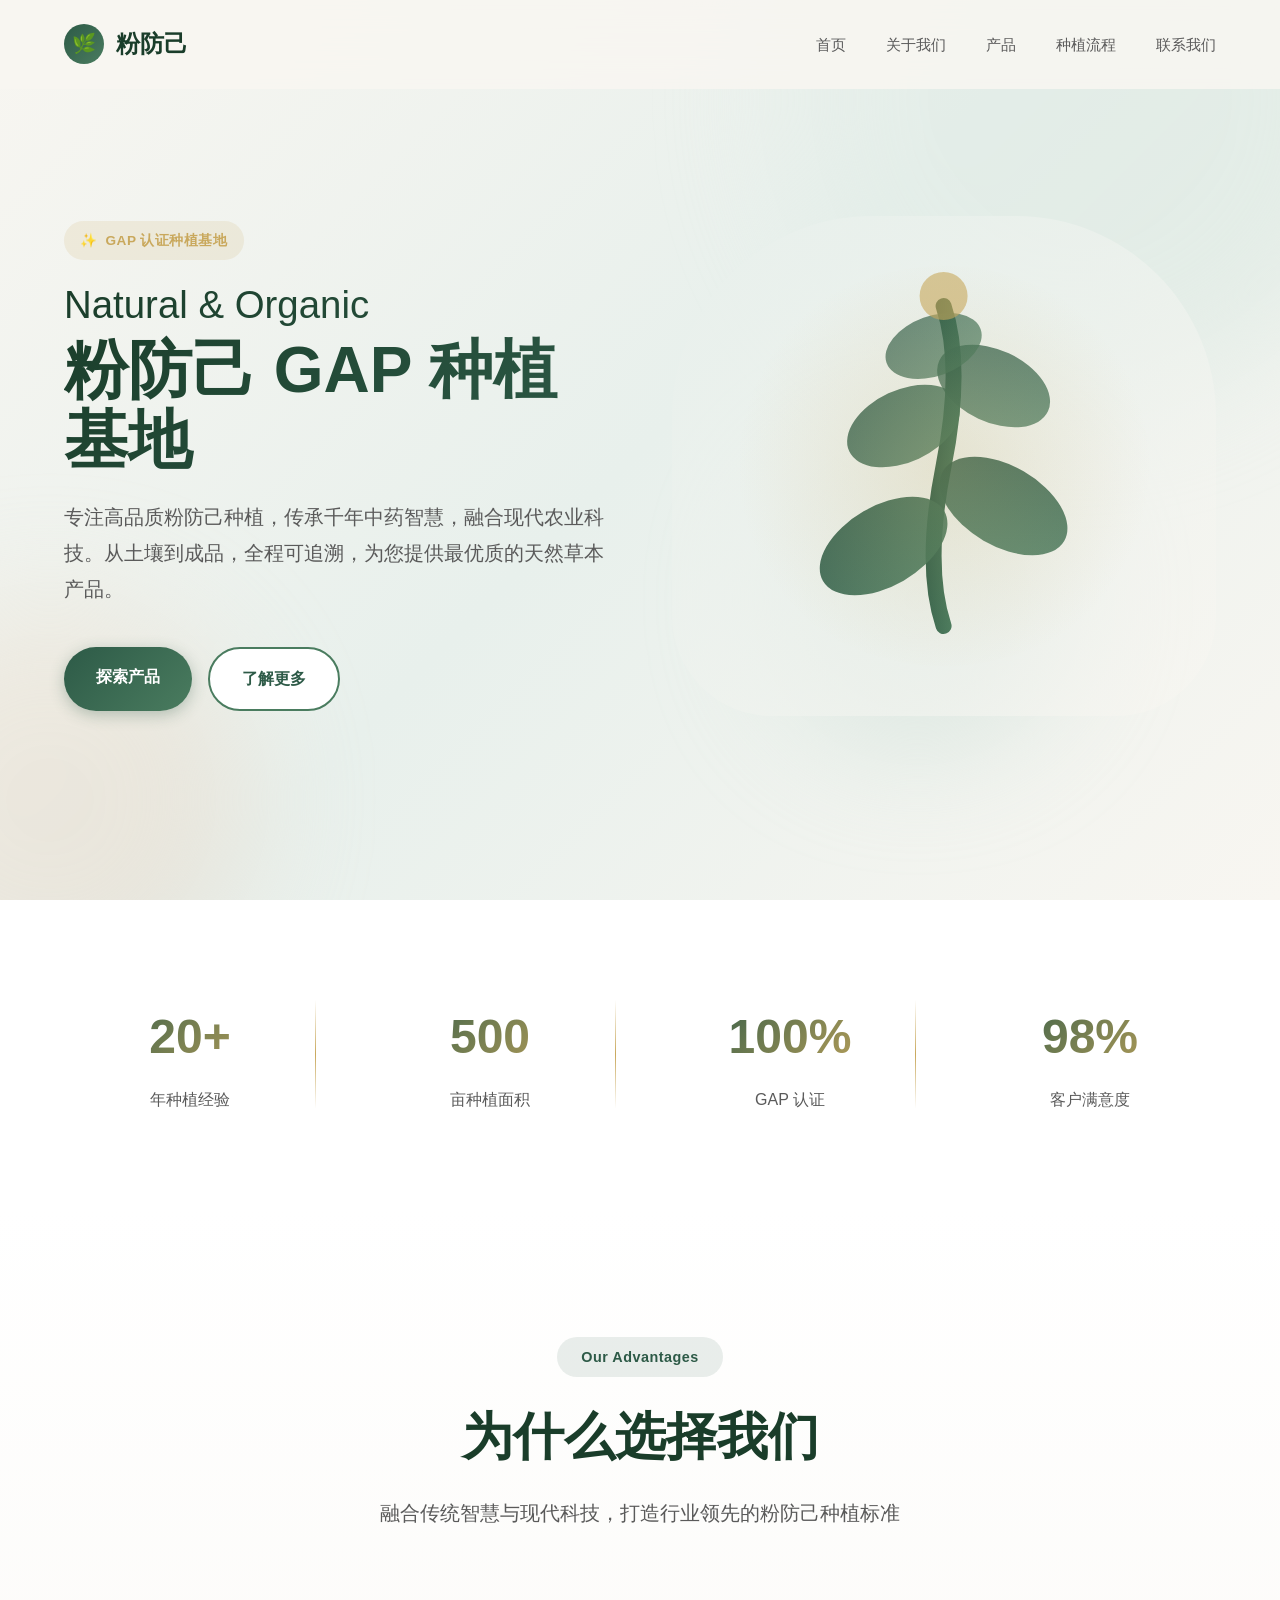
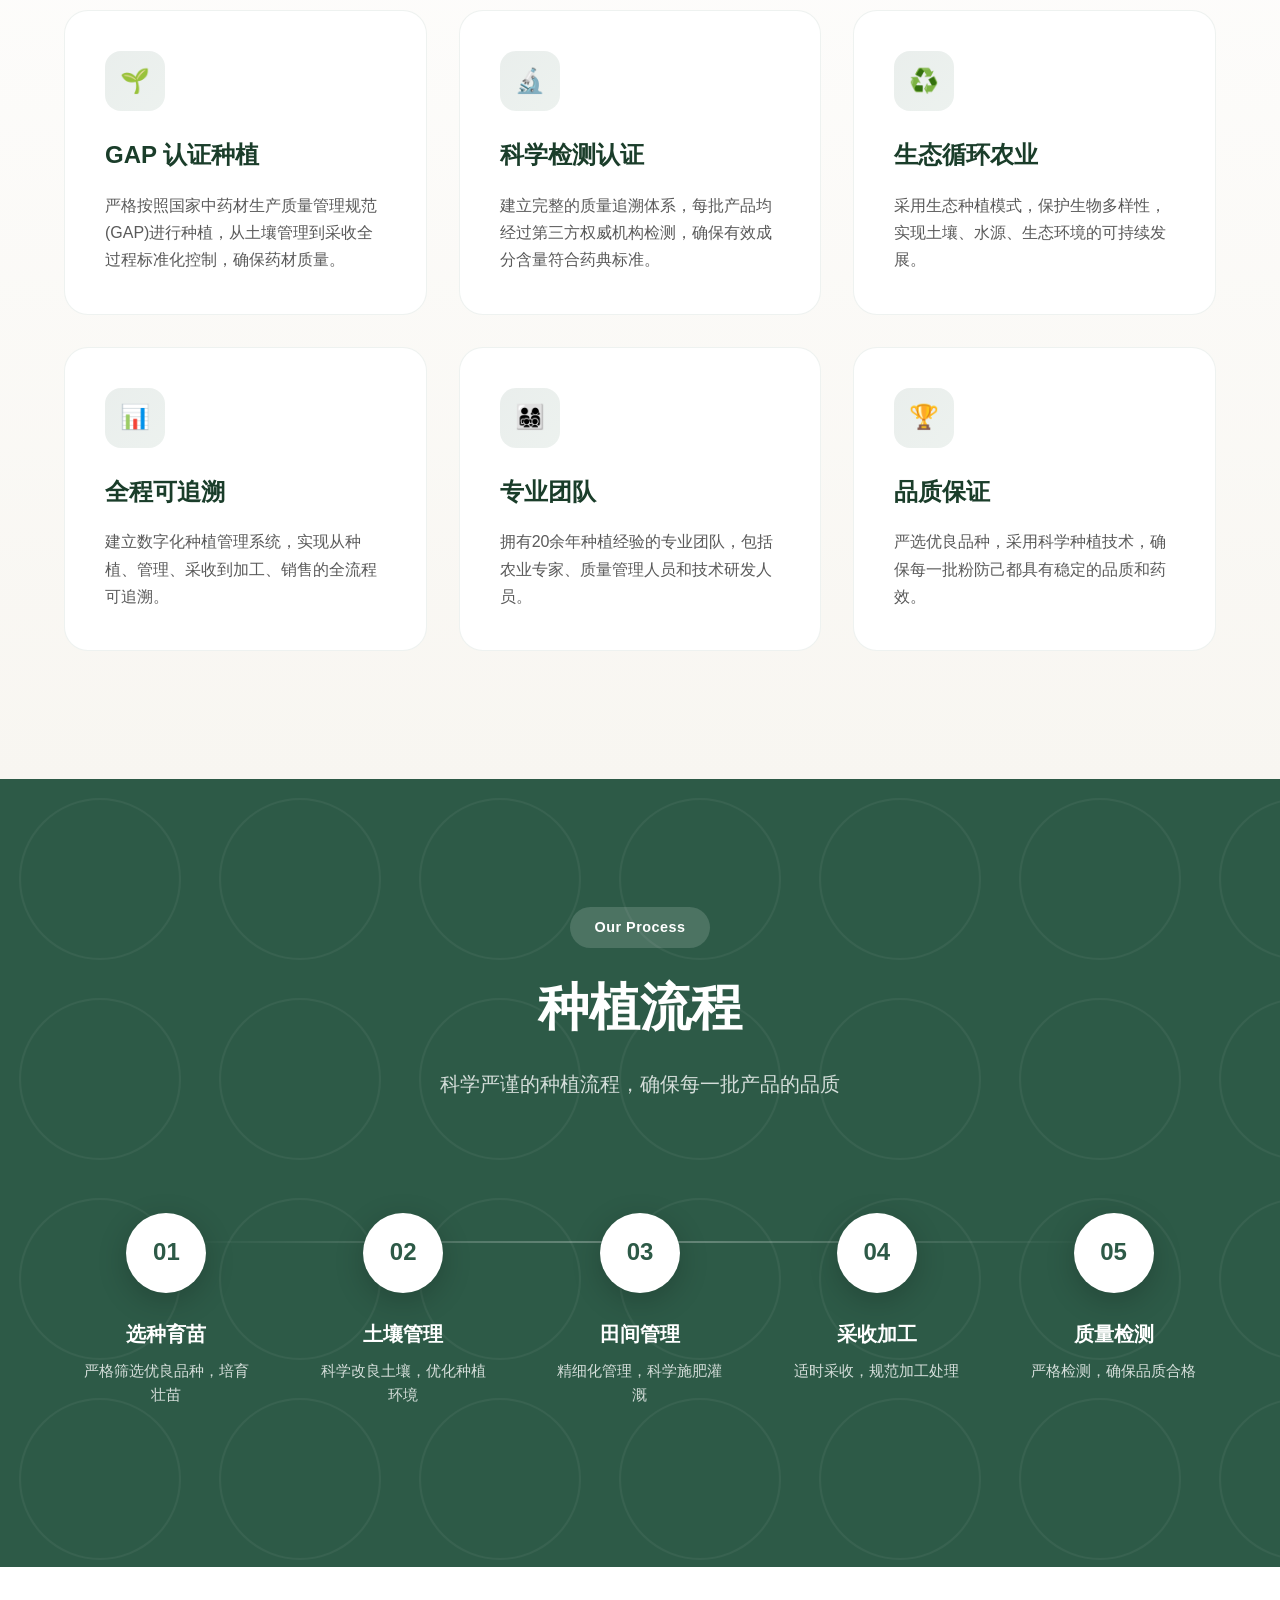
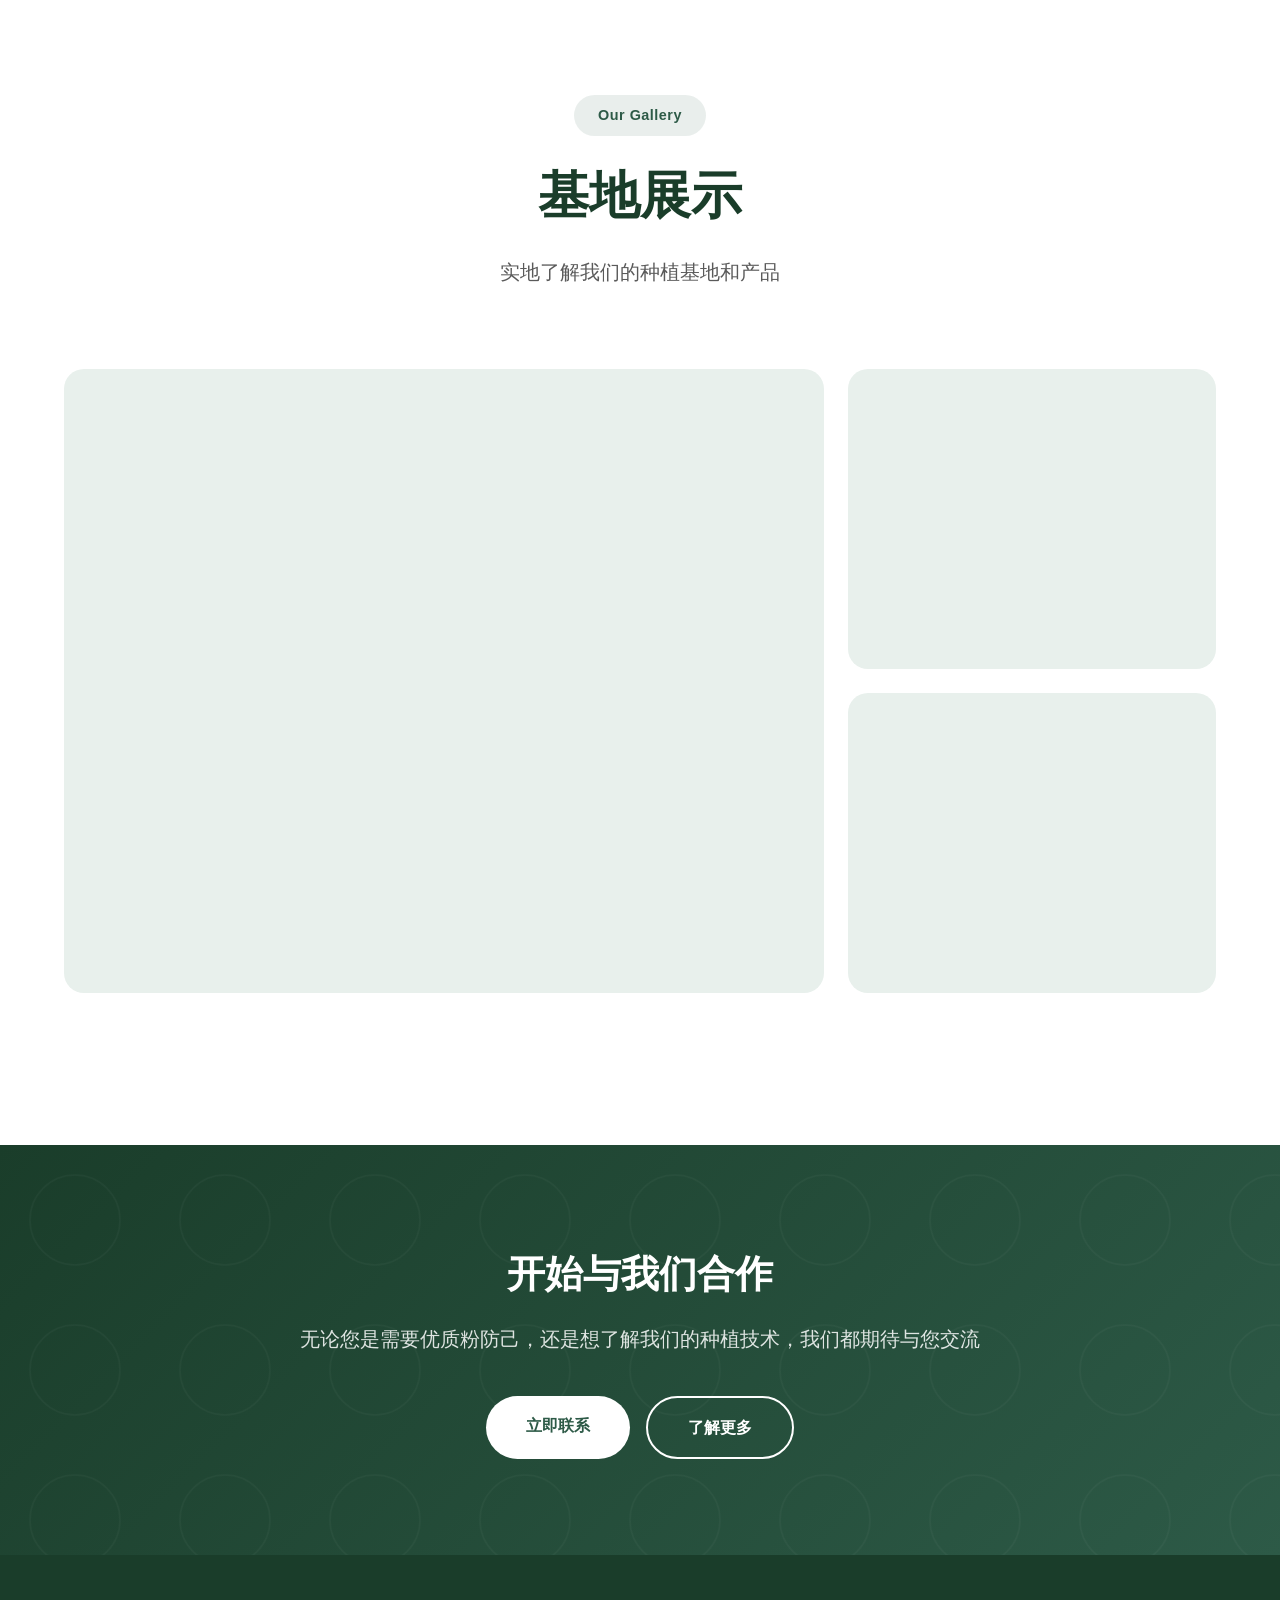
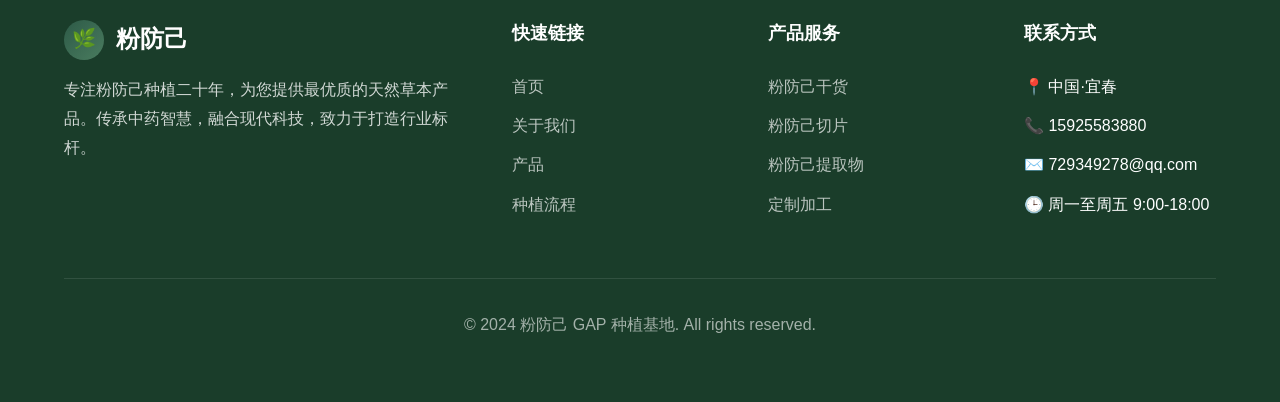
<file: index-organic-backup.html>
<!DOCTYPE html>
<html lang="zh-CN">
<head>
    <meta charset="UTF-8">
    <meta name="viewport" content="width=device-width, initial-scale=1.0">
    <title>粉防己 GAP 种植基地 - Natural & Organic Cultivation</title>
    <style>
        @charset "UTF-8";

        * {
            margin: 0;
            padding: 0;
            box-sizing: border-box;
        }

        :root {
            --primary-dark: #1a3d2a;
            --primary: #2d5a47;
            --primary-light: #4a7c5f;
            --accent: #c9a85c;
            --cream: #f8f6f1;
            --light-green: #e8f0ec;
            --text-primary: #1a1a1a;
            --text-secondary: #5a5a5a;
            --white: #ffffff;
        }

        body {
            font-family: -apple-system, BlinkMacSystemFont, "Segoe UI", "Microsoft YaHei", "SimSun", sans-serif;
            background: var(--cream);
            color: var(--text-primary);
            line-height: 1.7;
            overflow-x: hidden;
        }

        /* Navigation - Glassmorphism */
        .nav {
            position: fixed;
            top: 0;
            left: 0;
            right: 0;
            z-index: 1000;
            padding: 1.5rem 4rem;
            background: rgba(248, 246, 241, 0.85);
            backdrop-filter: blur(20px);
            -webkit-backdrop-filter: blur(20px);
            transition: all 0.4s cubic-bezier(0.4, 0, 0.2, 1);
        }

        .nav.scrolled {
            padding: 1rem 4rem;
            background: rgba(248, 246, 241, 0.95);
            box-shadow: 0 4px 30px rgba(26, 61, 42, 0.08);
        }

        .nav-content {
            max-width: 1400px;
            margin: 0 auto;
            display: flex;
            justify-content: space-between;
            align-items: center;
        }

        .logo {
            font-size: 1.5rem;
            font-weight: 600;
            color: var(--primary-dark);
            text-decoration: none;
            display: flex;
            align-items: center;
            gap: 0.75rem;
        }

        .logo-icon {
            width: 40px;
            height: 40px;
            background: linear-gradient(135deg, var(--primary), var(--primary-light));
            border-radius: 50%;
            display: flex;
            align-items: center;
            justify-content: center;
            color: white;
            font-size: 1.2rem;
        }

        .nav-links {
            display: flex;
            gap: 2.5rem;
            list-style: none;
        }

        .nav-links a {
            text-decoration: none;
            color: var(--text-secondary);
            font-size: 0.95rem;
            font-weight: 500;
            transition: all 0.3s ease;
            position: relative;
        }

        .nav-links a::after {
            content: '';
            position: absolute;
            bottom: -4px;
            left: 0;
            width: 0;
            height: 2px;
            background: linear-gradient(90deg, var(--primary), var(--accent));
            transition: width 0.3s ease;
        }

        .nav-links a:hover {
            color: var(--primary);
        }

        .nav-links a:hover::after {
            width: 100%;
        }

        /* Hero Section - Organic Flow */
        .hero {
            min-height: 100vh;
            display: flex;
            align-items: center;
            position: relative;
            padding: 8rem 4rem 6rem;
            overflow: hidden;
        }

        .hero-bg {
            position: absolute;
            top: 0;
            left: 0;
            right: 0;
            bottom: 0;
            background: linear-gradient(135deg,
                var(--cream) 0%,
                var(--light-green) 50%,
                var(--cream) 100%);
        }

        .organic-shape {
            position: absolute;
            border-radius: 50%;
            filter: blur(60px);
            opacity: 0.5;
            animation: float 8s ease-in-out infinite;
        }

        .organic-shape-1 {
            width: 600px;
            height: 600px;
            background: linear-gradient(135deg, #e8f0ec 0%, #d4e5dc 100%);
            top: -200px;
            right: -100px;
            animation-delay: 0s;
        }

        .organic-shape-2 {
            width: 400px;
            height: 400px;
            background: linear-gradient(135deg, #f0e6d8 0%, #e5d5c5 100%);
            bottom: -100px;
            left: -150px;
            animation-delay: 2s;
        }

        .organic-shape-3 {
            width: 300px;
            height: 300px;
            background: linear-gradient(135deg, #d4e5dc 0%, #c4d8d0 100%);
            top: 50%;
            left: 60%;
            animation-delay: 4s;
        }

        @keyframes float {
            0%, 100% { transform: translate(0, 0) rotate(0deg); }
            25% { transform: translate(20px, -20px) rotate(5deg); }
            50% { transform: translate(-10px, 20px) rotate(-5deg); }
            75% { transform: translate(-20px, -10px) rotate(3deg); }
        }

        .hero-content {
            position: relative;
            max-width: 1400px;
            margin: 0 auto;
            display: grid;
            grid-template-columns: 1fr 1fr;
            gap: 4rem;
            align-items: center;
        }

        .hero-text {
            z-index: 1;
        }

        .hero-badge {
            display: inline-flex;
            align-items: center;
            gap: 0.5rem;
            padding: 0.5rem 1rem;
            background: rgba(201, 168, 92, 0.15);
            border-radius: 30px;
            font-size: 0.85rem;
            color: var(--accent);
            font-weight: 600;
            margin-bottom: 1.5rem;
            letter-spacing: 0.5px;
        }

        .hero-title {
            font-size: clamp(3rem, 5vw, 5rem);
            font-weight: 700;
            line-height: 1.1;
            margin-bottom: 1.5rem;
            background: linear-gradient(135deg, var(--primary-dark), var(--primary));
            -webkit-background-clip: text;
            -webkit-text-fill-color: transparent;
            background-clip: text;
        }

        .hero-title span {
            display: block;
            font-size: 0.6em;
            font-weight: 400;
            color: var(--text-secondary);
            margin-bottom: 0.5rem;
        }

        .hero-description {
            font-size: 1.25rem;
            color: var(--text-secondary);
            margin-bottom: 2.5rem;
            max-width: 600px;
            line-height: 1.8;
        }

        .hero-cta {
            display: flex;
            gap: 1rem;
            flex-wrap: wrap;
        }

        .btn-primary {
            padding: 1rem 2rem;
            background: linear-gradient(135deg, var(--primary), var(--primary-light));
            color: white;
            text-decoration: none;
            border-radius: 50px;
            font-weight: 600;
            font-size: 1rem;
            transition: all 0.3s ease;
            box-shadow: 0 4px 15px rgba(45, 90, 71, 0.3);
        }

        .btn-primary:hover {
            transform: translateY(-2px);
            box-shadow: 0 6px 20px rgba(45, 90, 71, 0.4);
        }

        .btn-secondary {
            padding: 1rem 2rem;
            background: white;
            color: var(--primary);
            text-decoration: none;
            border-radius: 50px;
            font-weight: 600;
            font-size: 1rem;
            transition: all 0.3s ease;
            border: 2px solid var(--primary-light);
        }

        .btn-secondary:hover {
            background: var(--primary-light);
            color: white;
        }

        .hero-visual {
            position: relative;
            z-index: 1;
        }

        .plant-illustration {
            width: 100%;
            height: 500px;
            background: linear-gradient(135deg,
                rgba(232, 240, 236, 0.8) 0%,
                rgba(248, 246, 241, 0.6) 100%);
            border-radius: 200px 200px 100px 100px;
            display: flex;
            align-items: center;
            justify-content: center;
            position: relative;
            overflow: hidden;
        }

        .plant-illustration::before {
            content: '';
            position: absolute;
            width: 80%;
            height: 80%;
            background: radial-gradient(circle, rgba(201, 168, 92, 0.2) 0%, transparent 70%);
            border-radius: 50%;
        }

        .plant-svg {
            width: 80%;
            height: 80%;
            animation: sway 6s ease-in-out infinite;
        }

        @keyframes sway {
            0%, 100% { transform: rotate(-3deg); }
            50% { transform: rotate(3deg); }
        }

        /* Stats Section */
        .stats {
            padding: 4rem;
            background: white;
            position: relative;
        }

        .stats-container {
            max-width: 1400px;
            margin: 0 auto;
            display: grid;
            grid-template-columns: repeat(4, 1fr);
            gap: 3rem;
        }

        .stat-item {
            text-align: center;
            padding: 2rem;
            position: relative;
        }

        .stat-item::after {
            content: '';
            position: absolute;
            right: 0;
            top: 50%;
            transform: translateY(-50%);
            width: 1px;
            height: 60%;
            background: linear-gradient(180deg, transparent, var(--accent), transparent);
        }

        .stat-item:last-child::after {
            display: none;
        }

        .stat-number {
            font-size: 3rem;
            font-weight: 700;
            background: linear-gradient(135deg, var(--primary), var(--accent));
            -webkit-background-clip: text;
            -webkit-text-fill-color: transparent;
            background-clip: text;
            margin-bottom: 0.5rem;
        }

        .stat-label {
            font-size: 1rem;
            color: var(--text-secondary);
            font-weight: 500;
        }

        /* Features Section */
        .features {
            padding: 8rem 4rem;
            background: linear-gradient(180deg, white 0%, var(--cream) 100%);
        }

        .features-container {
            max-width: 1400px;
            margin: 0 auto;
        }

        .section-header {
            text-align: center;
            margin-bottom: 5rem;
        }

        .section-tag {
            display: inline-block;
            padding: 0.5rem 1.5rem;
            background: rgba(45, 90, 71, 0.1);
            border-radius: 30px;
            color: var(--primary);
            font-size: 0.9rem;
            font-weight: 600;
            margin-bottom: 1rem;
            letter-spacing: 0.5px;
        }

        .section-title {
            font-size: clamp(2.5rem, 4vw, 3.5rem);
            font-weight: 700;
            margin-bottom: 1rem;
            color: var(--primary-dark);
        }

        .section-subtitle {
            font-size: 1.25rem;
            color: var(--text-secondary);
            max-width: 600px;
            margin: 0 auto;
        }

        .features-grid {
            display: grid;
            grid-template-columns: repeat(auto-fit, minmax(350px, 1fr));
            gap: 2rem;
        }

        .feature-card {
            background: white;
            border-radius: 24px;
            padding: 2.5rem;
            position: relative;
            overflow: hidden;
            transition: all 0.4s cubic-bezier(0.4, 0, 0.2, 1);
            border: 1px solid rgba(45, 90, 71, 0.08);
        }

        .feature-card::before {
            content: '';
            position: absolute;
            top: 0;
            left: 0;
            right: 0;
            height: 4px;
            background: linear-gradient(90deg, var(--primary), var(--accent));
            transform: scaleX(0);
            transform-origin: left;
            transition: transform 0.4s ease;
        }

        .feature-card:hover {
            transform: translateY(-8px);
            box-shadow: 0 20px 60px rgba(26, 61, 42, 0.12);
        }

        .feature-card:hover::before {
            transform: scaleX(1);
        }

        .feature-icon {
            width: 60px;
            height: 60px;
            background: linear-gradient(135deg, rgba(45, 90, 71, 0.1), rgba(74, 124, 95, 0.1));
            border-radius: 16px;
            display: flex;
            align-items: center;
            justify-content: center;
            margin-bottom: 1.5rem;
            font-size: 1.5rem;
            color: var(--primary);
        }

        .feature-title {
            font-size: 1.5rem;
            font-weight: 600;
            margin-bottom: 1rem;
            color: var(--primary-dark);
        }

        .feature-description {
            color: var(--text-secondary);
            line-height: 1.7;
        }

        /* Process Section */
        .process {
            padding: 8rem 4rem;
            background: var(--primary);
            position: relative;
            overflow: hidden;
        }

        .process-bg {
            position: absolute;
            top: 0;
            left: 0;
            right: 0;
            bottom: 0;
            background: url('data:image/svg+xml,<svg xmlns="http://www.w3.org/2000/svg" viewBox="0 0 100 100"><circle cx="50" cy="50" r="40" fill="none" stroke="rgba(255,255,255,0.05)" stroke-width="1"/></svg>');
            background-size: 200px 200px;
            animation: patternMove 30s linear infinite;
        }

        @keyframes patternMove {
            0% { background-position: 0 0; }
            100% { background-position: 200px 200px; }
        }

        .process-container {
            position: relative;
            max-width: 1400px;
            margin: 0 auto;
        }

        .process-header {
            text-align: center;
            margin-bottom: 5rem;
        }

        .process-header .section-tag {
            background: rgba(255, 255, 255, 0.15);
            color: white;
        }

        .process-header .section-title {
            color: white;
        }

        .process-header .section-subtitle {
            color: rgba(255, 255, 255, 0.8);
        }

        .process-steps {
            display: flex;
            justify-content: space-between;
            position: relative;
            flex-wrap: wrap;
            gap: 2rem;
        }

        .process-steps::before {
            content: '';
            position: absolute;
            top: 60px;
            left: 10%;
            right: 10%;
            height: 2px;
            background: linear-gradient(90deg,
                transparent,
                rgba(255, 255, 255, 0.3),
                transparent);
        }

        .process-step {
            flex: 1;
            min-width: 200px;
            text-align: center;
            padding: 2rem 1rem;
            position: relative;
        }

        .step-number {
            width: 80px;
            height: 80px;
            background: white;
            border-radius: 50%;
            display: flex;
            align-items: center;
            justify-content: center;
            margin: 0 auto 1.5rem;
            font-size: 1.5rem;
            font-weight: 700;
            color: var(--primary);
            position: relative;
            z-index: 1;
            box-shadow: 0 8px 30px rgba(0, 0, 0, 0.2);
        }

        .step-title {
            font-size: 1.25rem;
            font-weight: 600;
            color: white;
            margin-bottom: 0.5rem;
        }

        .step-description {
            color: rgba(255, 255, 255, 0.8);
            font-size: 0.95rem;
            line-height: 1.6;
        }

        /* Gallery Section */
        .gallery {
            padding: 8rem 4rem;
            background: white;
        }

        .gallery-container {
            max-width: 1400px;
            margin: 0 auto;
        }

        .gallery-grid {
            display: grid;
            grid-template-columns: repeat(3, 1fr);
            grid-template-rows: repeat(2, 300px);
            gap: 1.5rem;
        }

        .gallery-item {
            position: relative;
            border-radius: 20px;
            overflow: hidden;
            background: var(--light-green);
            transition: all 0.4s ease;
            cursor: pointer;
        }

        .gallery-item.large {
            grid-column: span 2;
            grid-row: span 2;
        }

        .gallery-item::before {
            content: '';
            position: absolute;
            top: 0;
            left: 0;
            right: 0;
            bottom: 0;
            background: linear-gradient(180deg,
                transparent 0%,
                rgba(26, 61, 42, 0.8) 100%);
            opacity: 0;
            transition: opacity 0.4s ease;
            z-index: 1;
        }

        .gallery-item:hover::before {
            opacity: 1;
        }

        .gallery-item:hover {
            transform: scale(1.02);
        }

        .gallery-content {
            position: absolute;
            bottom: 0;
            left: 0;
            right: 0;
            padding: 2rem;
            z-index: 2;
            color: white;
            transform: translateY(20px);
            opacity: 0;
            transition: all 0.4s ease;
        }

        .gallery-item:hover .gallery-content {
            transform: translateY(0);
            opacity: 1;
        }

        .gallery-title {
            font-size: 1.5rem;
            font-weight: 600;
            margin-bottom: 0.5rem;
        }

        .gallery-description {
            font-size: 0.95rem;
            opacity: 0.9;
        }

        /* CTA Section */
        .cta {
            padding: 6rem 4rem;
            background: linear-gradient(135deg,
                var(--primary-dark) 0%,
                var(--primary) 100%);
            position: relative;
            overflow: hidden;
        }

        .cta::before {
            content: '';
            position: absolute;
            top: 0;
            left: 0;
            right: 0;
            bottom: 0;
            background: url('data:image/svg+xml,<svg xmlns="http://www.w3.org/2000/svg" viewBox="0 0 100 100"><circle cx="50" cy="50" r="30" fill="none" stroke="rgba(255,255,255,0.03)" stroke-width="1"/></svg>');
            background-size: 150px 150px;
        }

        .cta-container {
            position: relative;
            max-width: 900px;
            margin: 0 auto;
            text-align: center;
        }

        .cta-title {
            font-size: clamp(2rem, 3vw, 3rem);
            font-weight: 700;
            color: white;
            margin-bottom: 1rem;
        }

        .cta-subtitle {
            font-size: 1.25rem;
            color: rgba(255, 255, 255, 0.85);
            margin-bottom: 2.5rem;
        }

        .cta-buttons {
            display: flex;
            justify-content: center;
            gap: 1rem;
            flex-wrap: wrap;
        }

        .btn-white {
            padding: 1rem 2.5rem;
            background: white;
            color: var(--primary);
            text-decoration: none;
            border-radius: 50px;
            font-weight: 600;
            font-size: 1rem;
            transition: all 0.3s ease;
        }

        .btn-white:hover {
            transform: translateY(-2px);
            box-shadow: 0 6px 20px rgba(0, 0, 0, 0.2);
        }

        .btn-outline {
            padding: 1rem 2.5rem;
            background: transparent;
            color: white;
            text-decoration: none;
            border-radius: 50px;
            font-weight: 600;
            font-size: 1rem;
            border: 2px solid white;
            transition: all 0.3s ease;
        }

        .btn-outline:hover {
            background: white;
            color: var(--primary);
        }

        /* Footer */
        .footer {
            padding: 4rem;
            background: var(--primary-dark);
            color: white;
        }

        .footer-container {
            max-width: 1400px;
            margin: 0 auto;
            display: grid;
            grid-template-columns: 2fr 1fr 1fr 1fr;
            gap: 4rem;
        }

        .footer-brand .logo {
            color: white;
            margin-bottom: 1rem;
        }

        .footer-brand p {
            color: rgba(255, 255, 255, 0.8);
            line-height: 1.8;
        }

        .footer-column h4 {
            font-size: 1.1rem;
            font-weight: 600;
            margin-bottom: 1.5rem;
            color: white;
        }

        .footer-column ul {
            list-style: none;
        }

        .footer-column ul li {
            margin-bottom: 0.75rem;
        }

        .footer-column ul li a {
            color: rgba(255, 255, 255, 0.7);
            text-decoration: none;
            transition: color 0.3s ease;
        }

        .footer-column ul li a:hover {
            color: white;
        }

        .footer-bottom {
            max-width: 1400px;
            margin: 3rem auto 0;
            padding-top: 2rem;
            border-top: 1px solid rgba(255, 255, 255, 0.1);
            text-align: center;
            color: rgba(255, 255, 255, 0.6);
        }

        /* Responsive */
        @media (max-width: 1024px) {
            .hero-content {
                grid-template-columns: 1fr;
                text-align: center;
            }

            .hero-description {
                margin: 0 auto 2.5rem;
            }

            .hero-cta {
                justify-content: center;
            }

            .stats-container {
                grid-template-columns: repeat(2, 1fr);
            }

            .stat-item::after {
                display: none;
            }

            .gallery-grid {
                grid-template-columns: repeat(2, 1fr);
            }

            .gallery-item.large {
                grid-column: span 2;
            }

            .footer-container {
                grid-template-columns: 2fr 1fr;
            }
        }

        @media (max-width: 768px) {
            .nav {
                padding: 1rem 1.5rem;
            }

            .nav-links {
                display: none;
            }

            .hero {
                padding: 6rem 1.5rem 4rem;
            }

            .features,
            .process,
            .gallery,
            .cta,
            .footer {
                padding: 4rem 1.5rem;
            }

            .stats {
                padding: 2rem 1.5rem;
            }

            .stats-container {
                grid-template-columns: 1fr;
            }

            .gallery-grid {
                grid-template-columns: 1fr;
                grid-template-rows: auto;
            }

            .gallery-item {
                min-height: 250px;
            }

            .gallery-item.large {
                grid-column: span 1;
                grid-row: span 1;
            }

            .process-steps::before {
                display: none;
            }

            .footer-container {
                grid-template-columns: 1fr;
                gap: 2rem;
            }

            .process-steps {
                flex-direction: column;
            }

            .process-step {
                min-width: 100%;
            }
        }

        /* Scroll Animations */
        .fade-in {
            opacity: 0;
            transform: translateY(30px);
            transition: all 0.8s cubic-bezier(0.4, 0, 0.2, 1);
        }

        .fade-in.visible {
            opacity: 1;
            transform: translateY(0);
        }
    </style>
</head>
<body>
    <!-- Navigation -->
    <nav class="nav" id="nav">
        <div class="nav-content">
            <a href="#" class="logo">
                <div class="logo-icon">🌿</div>
                <span>粉防己</span>
            </a>
            <ul class="nav-links">
                <li><a href="#home">首页</a></li>
                <li><a href="#about">关于我们</a></li>
                <li><a href="#products">产品</a></li>
                <li><a href="#process">种植流程</a></li>
                <li><a href="#contact">联系我们</a></li>
            </ul>
        </div>
    </nav>

    <!-- Hero Section -->
    <section class="hero" id="home">
        <div class="hero-bg">
            <div class="organic-shape organic-shape-1"></div>
            <div class="organic-shape organic-shape-2"></div>
            <div class="organic-shape organic-shape-3"></div>
        </div>
        <div class="hero-content">
            <div class="hero-text">
                <div class="hero-badge">
                    <span>✨</span> GAP 认证种植基地
                </div>
                <h1 class="hero-title">
                    <span>Natural & Organic</span>
                    粉防己 GAP 种植基地
                </h1>
                <p class="hero-description">
                    专注高品质粉防己种植，传承千年中药智慧，融合现代农业科技。从土壤到成品，全程可追溯，为您提供最优质的天然草本产品。
                </p>
                <div class="hero-cta">
                    <a href="#products" class="btn-primary">探索产品</a>
                    <a href="#about" class="btn-secondary">了解更多</a>
                </div>
            </div>
            <div class="hero-visual">
                <div class="plant-illustration">
                    <svg class="plant-svg" viewBox="0 0 200 200" xmlns="http://www.w3.org/2000/svg">
                        <defs>
                            <linearGradient id="leafGradient" x1="0%" y1="0%" x2="100%" y2="100%">
                                <stop offset="0%" style="stop-color:#2d5a47;stop-opacity:1" />
                                <stop offset="100%" style="stop-color:#4a7c5f;stop-opacity:1" />
                            </linearGradient>
                        </defs>
                        <!-- Main stem -->
                        <path d="M100 180 Q90 150 100 100 Q110 50 100 20"
                              stroke="url(#leafGradient)"
                              stroke-width="8"
                              fill="none"
                              stroke-linecap="round"/>
                        <!-- Leaves -->
                        <ellipse cx="70" cy="140" rx="35" ry="20" fill="url(#leafGradient)"
                                 transform="rotate(-30 70 140)" style="opacity:0.9"/>
                        <ellipse cx="130" cy="120" rx="35" ry="20" fill="url(#leafGradient)"
                                 transform="rotate(30 130 120)" style="opacity:0.85"/>
                        <ellipse cx="80" cy="80" rx="30" ry="18" fill="url(#leafGradient)"
                                 transform="rotate(-25 80 80)" style="opacity:0.8"/>
                        <ellipse cx="125" cy="60" rx="30" ry="18" fill="url(#leafGradient)"
                                 transform="rotate(25 125 60)" style="opacity:0.75"/>
                        <ellipse cx="95" cy="40" rx="25" ry="15" fill="url(#leafGradient)"
                                 transform="rotate(-20 95 40)" style="opacity:0.7"/>
                        <circle cx="100" cy="15" r="12" fill="#c9a85c" style="opacity:0.6"/>
                    </svg>
                </div>
            </div>
        </div>
    </section>

    <!-- Stats Section -->
    <section class="stats">
        <div class="stats-container">
            <div class="stat-item fade-in">
                <div class="stat-number">20+</div>
                <div class="stat-label">年种植经验</div>
            </div>
            <div class="stat-item fade-in">
                <div class="stat-number">500</div>
                <div class="stat-label">亩种植面积</div>
            </div>
            <div class="stat-item fade-in">
                <div class="stat-number">100%</div>
                <div class="stat-label">GAP 认证</div>
            </div>
            <div class="stat-item fade-in">
                <div class="stat-number">98%</div>
                <div class="stat-label">客户满意度</div>
            </div>
        </div>
    </section>

    <!-- Features Section -->
    <section class="features" id="about">
        <div class="features-container">
            <div class="section-header fade-in">
                <div class="section-tag">Our Advantages</div>
                <h2 class="section-title">为什么选择我们</h2>
                <p class="section-subtitle">融合传统智慧与现代科技，打造行业领先的粉防己种植标准</p>
            </div>
            <div class="features-grid">
                <div class="feature-card fade-in">
                    <div class="feature-icon">🌱</div>
                    <h3 class="feature-title">GAP 认证种植</h3>
                    <p class="feature-description">严格按照国家中药材生产质量管理规范(GAP)进行种植，从土壤管理到采收全过程标准化控制，确保药材质量。</p>
                </div>
                <div class="feature-card fade-in">
                    <div class="feature-icon">🔬</div>
                    <h3 class="feature-title">科学检测认证</h3>
                    <p class="feature-description">建立完整的质量追溯体系，每批产品均经过第三方权威机构检测，确保有效成分含量符合药典标准。</p>
                </div>
                <div class="feature-card fade-in">
                    <div class="feature-icon">♻️</div>
                    <h3 class="feature-title">生态循环农业</h3>
                    <p class="feature-description">采用生态种植模式，保护生物多样性，实现土壤、水源、生态环境的可持续发展。</p>
                </div>
                <div class="feature-card fade-in">
                    <div class="feature-icon">📊</div>
                    <h3 class="feature-title">全程可追溯</h3>
                    <p class="feature-description">建立数字化种植管理系统，实现从种植、管理、采收到加工、销售的全流程可追溯。</p>
                </div>
                <div class="feature-card fade-in">
                    <div class="feature-icon">👨‍👩‍👧‍👦</div>
                    <h3 class="feature-title">专业团队</h3>
                    <p class="feature-description">拥有20余年种植经验的专业团队，包括农业专家、质量管理人员和技术研发人员。</p>
                </div>
                <div class="feature-card fade-in">
                    <div class="feature-icon">🏆</div>
                    <h3 class="feature-title">品质保证</h3>
                    <p class="feature-description">严选优良品种，采用科学种植技术，确保每一批粉防己都具有稳定的品质和药效。</p>
                </div>
            </div>
        </div>
    </section>

    <!-- Process Section -->
    <section class="process" id="process">
        <div class="process-bg"></div>
        <div class="process-container">
            <div class="process-header fade-in">
                <div class="section-tag">Our Process</div>
                <h2 class="section-title">种植流程</h2>
                <p class="section-subtitle">科学严谨的种植流程，确保每一批产品的品质</p>
            </div>
            <div class="process-steps">
                <div class="process-step fade-in">
                    <div class="step-number">01</div>
                    <h3 class="step-title">选种育苗</h3>
                    <p class="step-description">严格筛选优良品种，培育壮苗</p>
                </div>
                <div class="process-step fade-in">
                    <div class="step-number">02</div>
                    <h3 class="step-title">土壤管理</h3>
                    <p class="step-description">科学改良土壤，优化种植环境</p>
                </div>
                <div class="process-step fade-in">
                    <div class="step-number">03</div>
                    <h3 class="step-title">田间管理</h3>
                    <p class="step-description">精细化管理，科学施肥灌溉</p>
                </div>
                <div class="process-step fade-in">
                    <div class="step-number">04</div>
                    <h3 class="step-title">采收加工</h3>
                    <p class="step-description">适时采收，规范加工处理</p>
                </div>
                <div class="process-step fade-in">
                    <div class="step-number">05</div>
                    <h3 class="step-title">质量检测</h3>
                    <p class="step-description">严格检测，确保品质合格</p>
                </div>
            </div>
        </div>
    </section>

    <!-- Gallery Section -->
    <section class="gallery" id="products">
        <div class="gallery-container">
            <div class="section-header fade-in">
                <div class="section-tag">Our Gallery</div>
                <h2 class="section-title">基地展示</h2>
                <p class="section-subtitle">实地了解我们的种植基地和产品</p>
            </div>
            <div class="gallery-grid">
                <div class="gallery-item large fade-in">
                    <div class="gallery-content">
                        <h3 class="gallery-title">种植基地全貌</h3>
                        <p class="gallery-description">500亩标准化种植基地，绿意盎然</p>
                    </div>
                </div>
                <div class="gallery-item fade-in">
                    <div class="gallery-content">
                        <h3 class="gallery-title">优质种苗</h3>
                        <p class="gallery-description">科学培育的优质粉防己种苗</p>
                    </div>
                </div>
                <div class="gallery-item fade-in">
                    <div class="gallery-content">
                        <h3 class="gallery-title">精细化管理</h3>
                        <p class="gallery-description">专业团队精心照料每一株植物</p>
                    </div>
                </div>
                <div class="gallery-item fade-in">
                    <div class="gallery-content">
                        <h3 class="gallery-title">采收现场</h3>
                        <p class="gallery-description">适时采收，确保药效最佳</p>
                    </div>
                </div>
                <div class="gallery-item fade-in">
                    <div class="gallery-content">
                        <h3 class="gallery-title">加工车间</h3>
                        <p class="gallery-description">现代化加工设备，保证品质</p>
                    </div>
                </div>
            </div>
        </div>
    </section>

    <!-- CTA Section -->
    <section class="cta" id="contact">
        <div class="cta-container fade-in">
            <h2 class="cta-title">开始与我们合作</h2>
            <p class="cta-subtitle">无论您是需要优质粉防己，还是想了解我们的种植技术，我们都期待与您交流</p>
            <div class="cta-buttons">
                <a href="mailto:contact@example.com" class="btn-white">立即联系</a>
                <a href="#about" class="btn-outline">了解更多</a>
            </div>
        </div>
    </section>

    <!-- Footer -->
    <footer class="footer">
        <div class="footer-container">
            <div class="footer-brand">
                <a href="#" class="logo">
                    <div class="logo-icon">🌿</div>
                    <span>粉防己</span>
                </a>
                <p>专注粉防己种植二十年，为您提供最优质的天然草本产品。传承中药智慧，融合现代科技，致力于打造行业标杆。</p>
            </div>
            <div class="footer-column">
                <h4>快速链接</h4>
                <ul>
                    <li><a href="#home">首页</a></li>
                    <li><a href="#about">关于我们</a></li>
                    <li><a href="#products">产品</a></li>
                    <li><a href="#process">种植流程</a></li>
                </ul>
            </div>
            <div class="footer-column">
                <h4>产品服务</h4>
                <ul>
                    <li><a href="#">粉防己干货</a></li>
                    <li><a href="#">粉防己切片</a></li>
                    <li><a href="#">粉防己提取物</a></li>
                    <li><a href="#">定制加工</a></li>
                </ul>
            </div>
            <div class="footer-column">
                <h4>联系方式</h4>
                <ul>
                    <li>📍 中国·宜春</li>
                    <li>📞 15925583880</li>
                    <li>✉️ 729349278@qq.com</li>
                    <li>🕒 周一至周五 9:00-18:00</li>
                </ul>
            </div>
        </div>
        <div class="footer-bottom">
            <p>&copy; 2024 粉防己 GAP 种植基地. All rights reserved.</p>
        </div>
    </footer>

    <script>
        // Navigation scroll effect
        const nav = document.getElementById('nav');
        window.addEventListener('scroll', () => {
            if (window.scrollY > 50) {
                nav.classList.add('scrolled');
            } else {
                nav.classList.remove('scrolled');
            }
        });

        // Scroll animations
        const fadeElements = document.querySelectorAll('.fade-in');
        const observer = new IntersectionObserver((entries) => {
            entries.forEach(entry => {
                if (entry.isIntersecting) {
                    entry.target.classList.add('visible');
                }
            });
        }, {
            threshold: 0.1,
            rootMargin: '0px 0px -50px 0px'
        });

        fadeElements.forEach(el => observer.observe(el));

        // Smooth scroll for anchor links
        document.querySelectorAll('a[href^="#"]').forEach(anchor => {
            anchor.addEventListener('click', function (e) {
                e.preventDefault();
                const target = document.querySelector(this.getAttribute('href'));
                if (target) {
                    target.scrollIntoView({
                        behavior: 'smooth',
                        block: 'start'
                    });
                }
            });
        });
    </script>
</body>
</html>
</file>
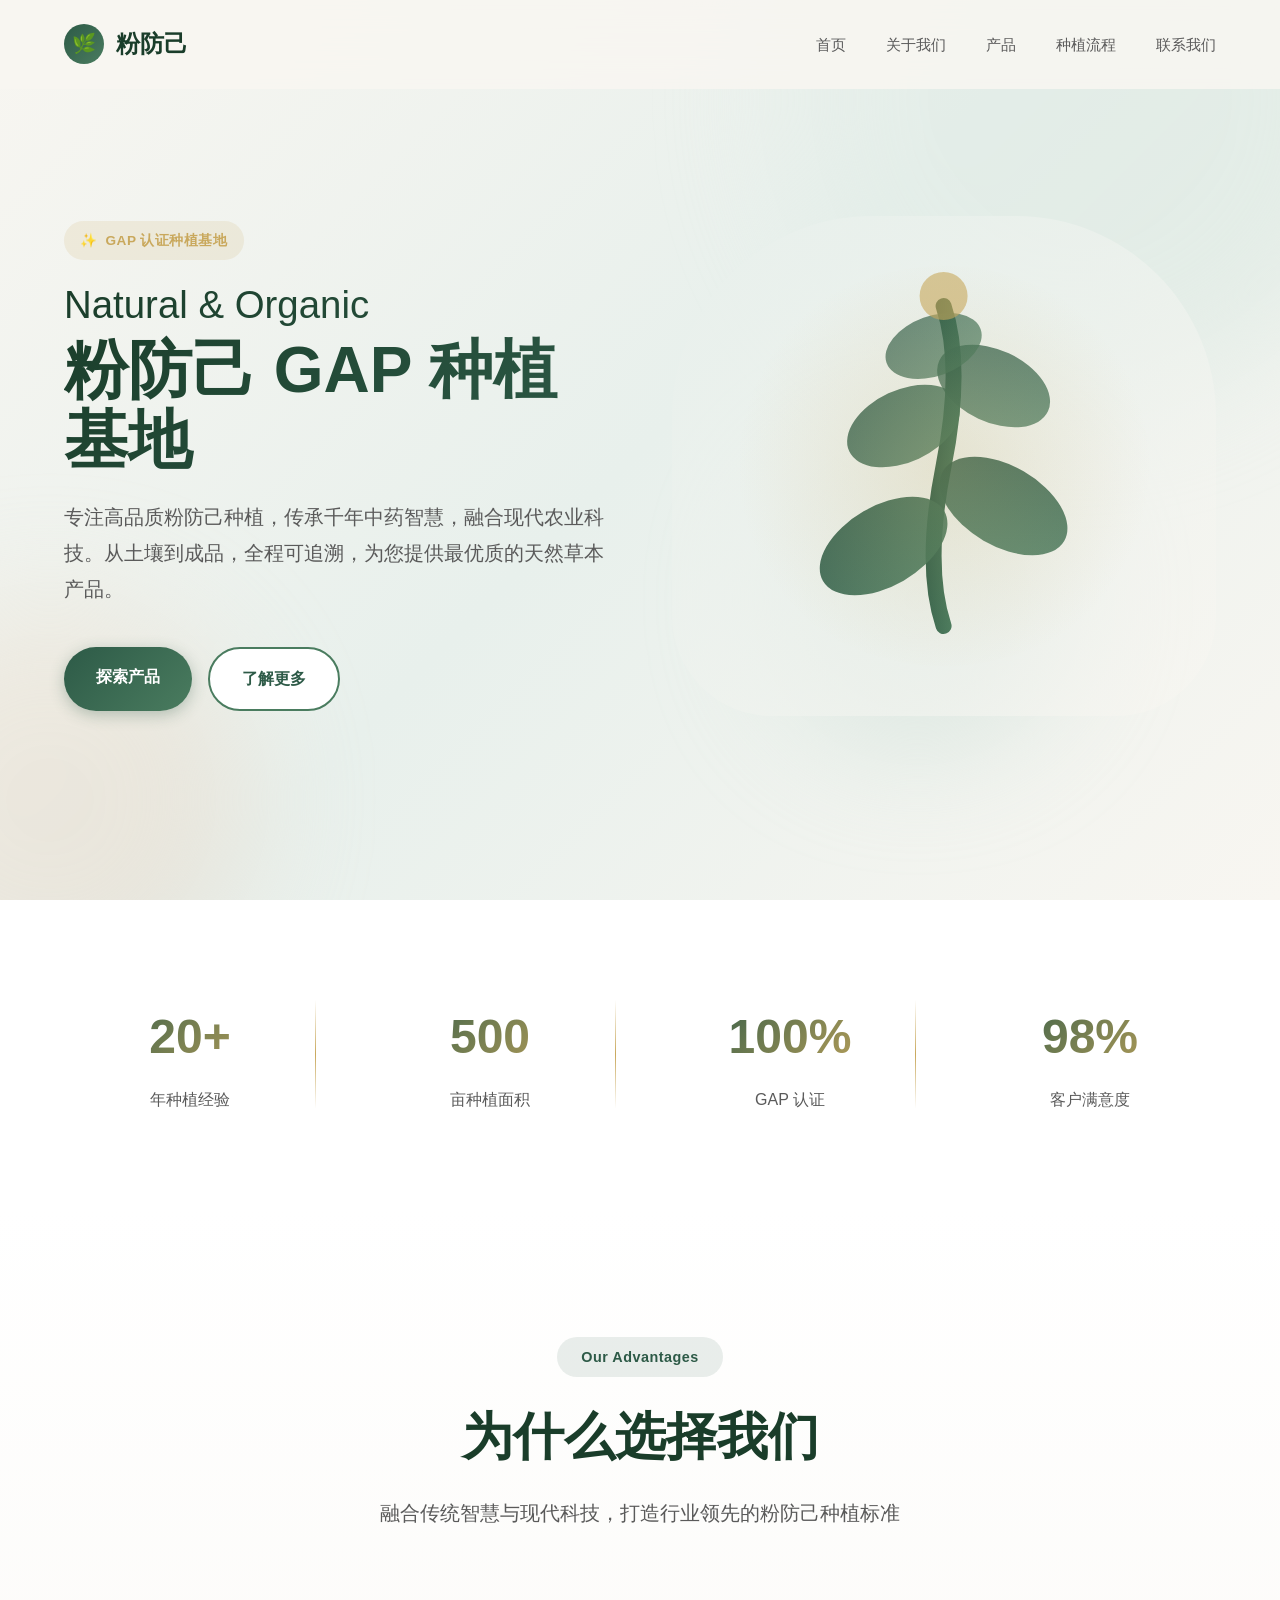
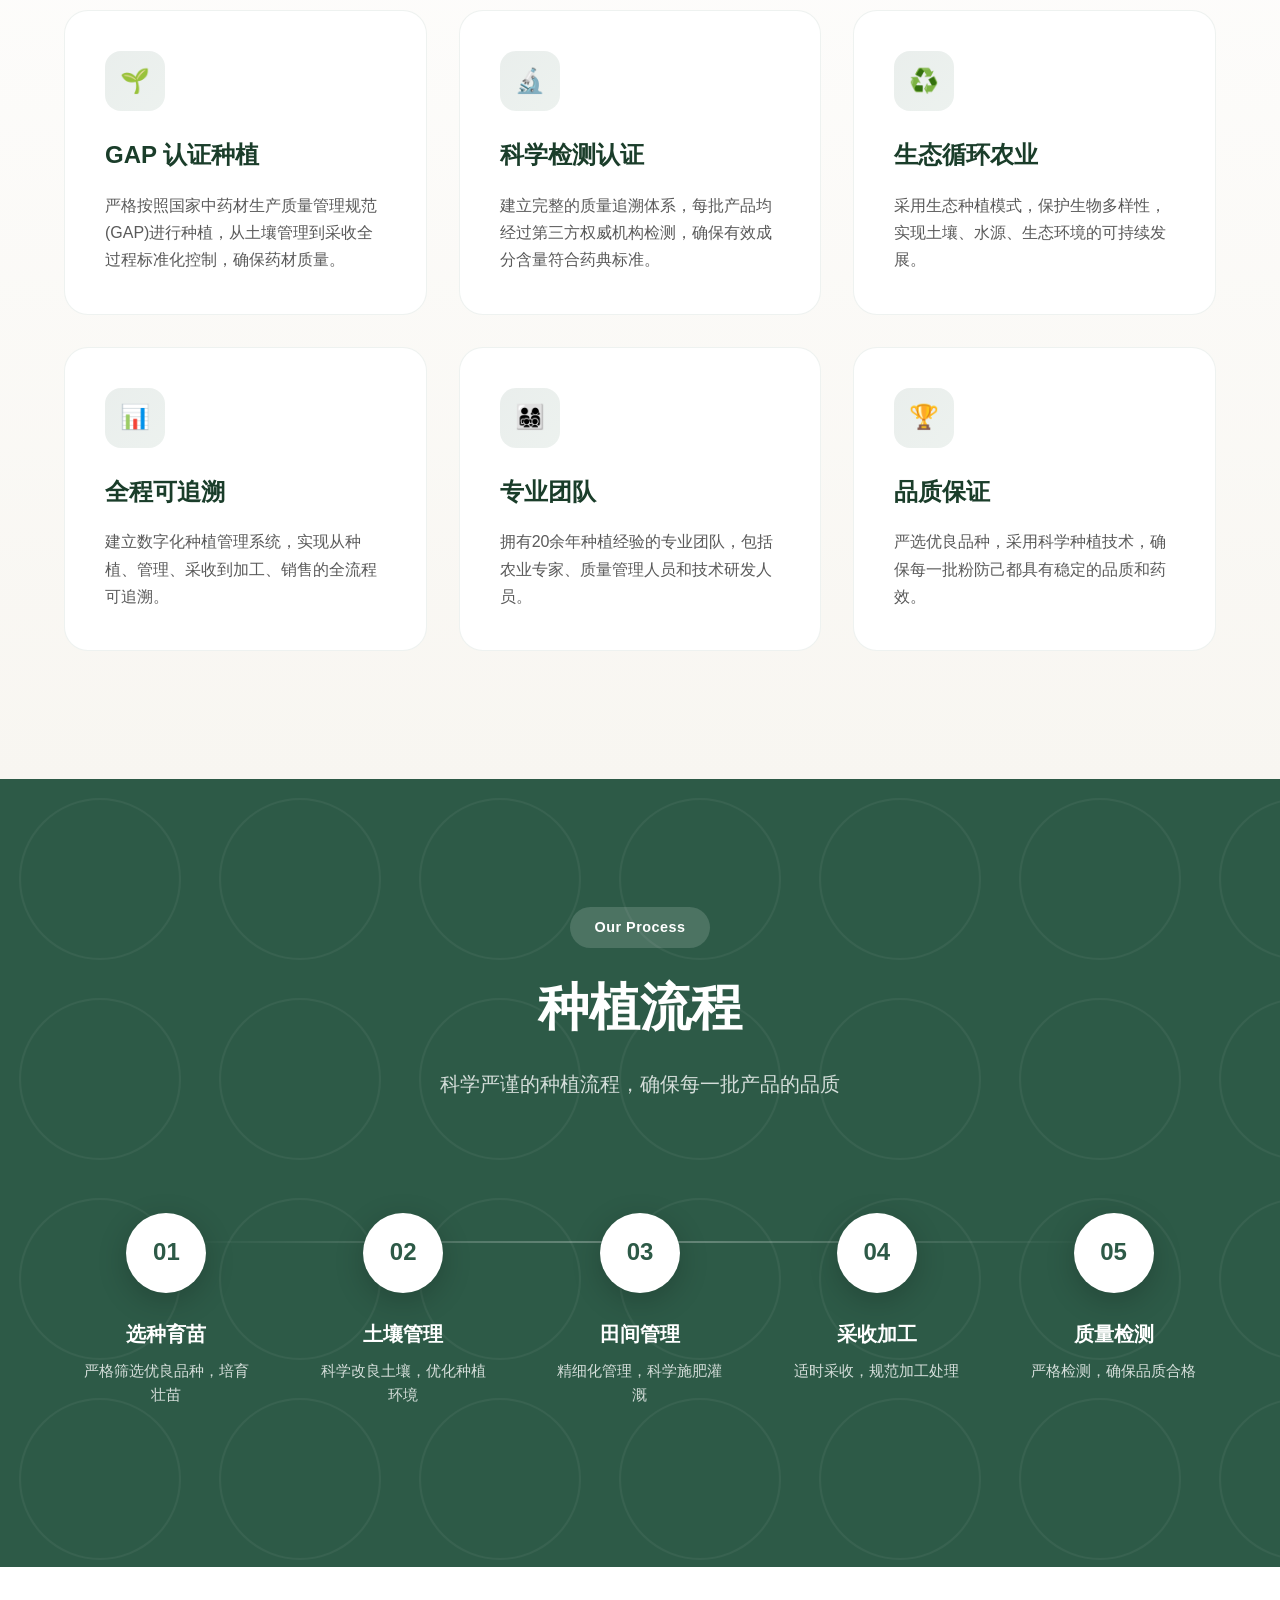
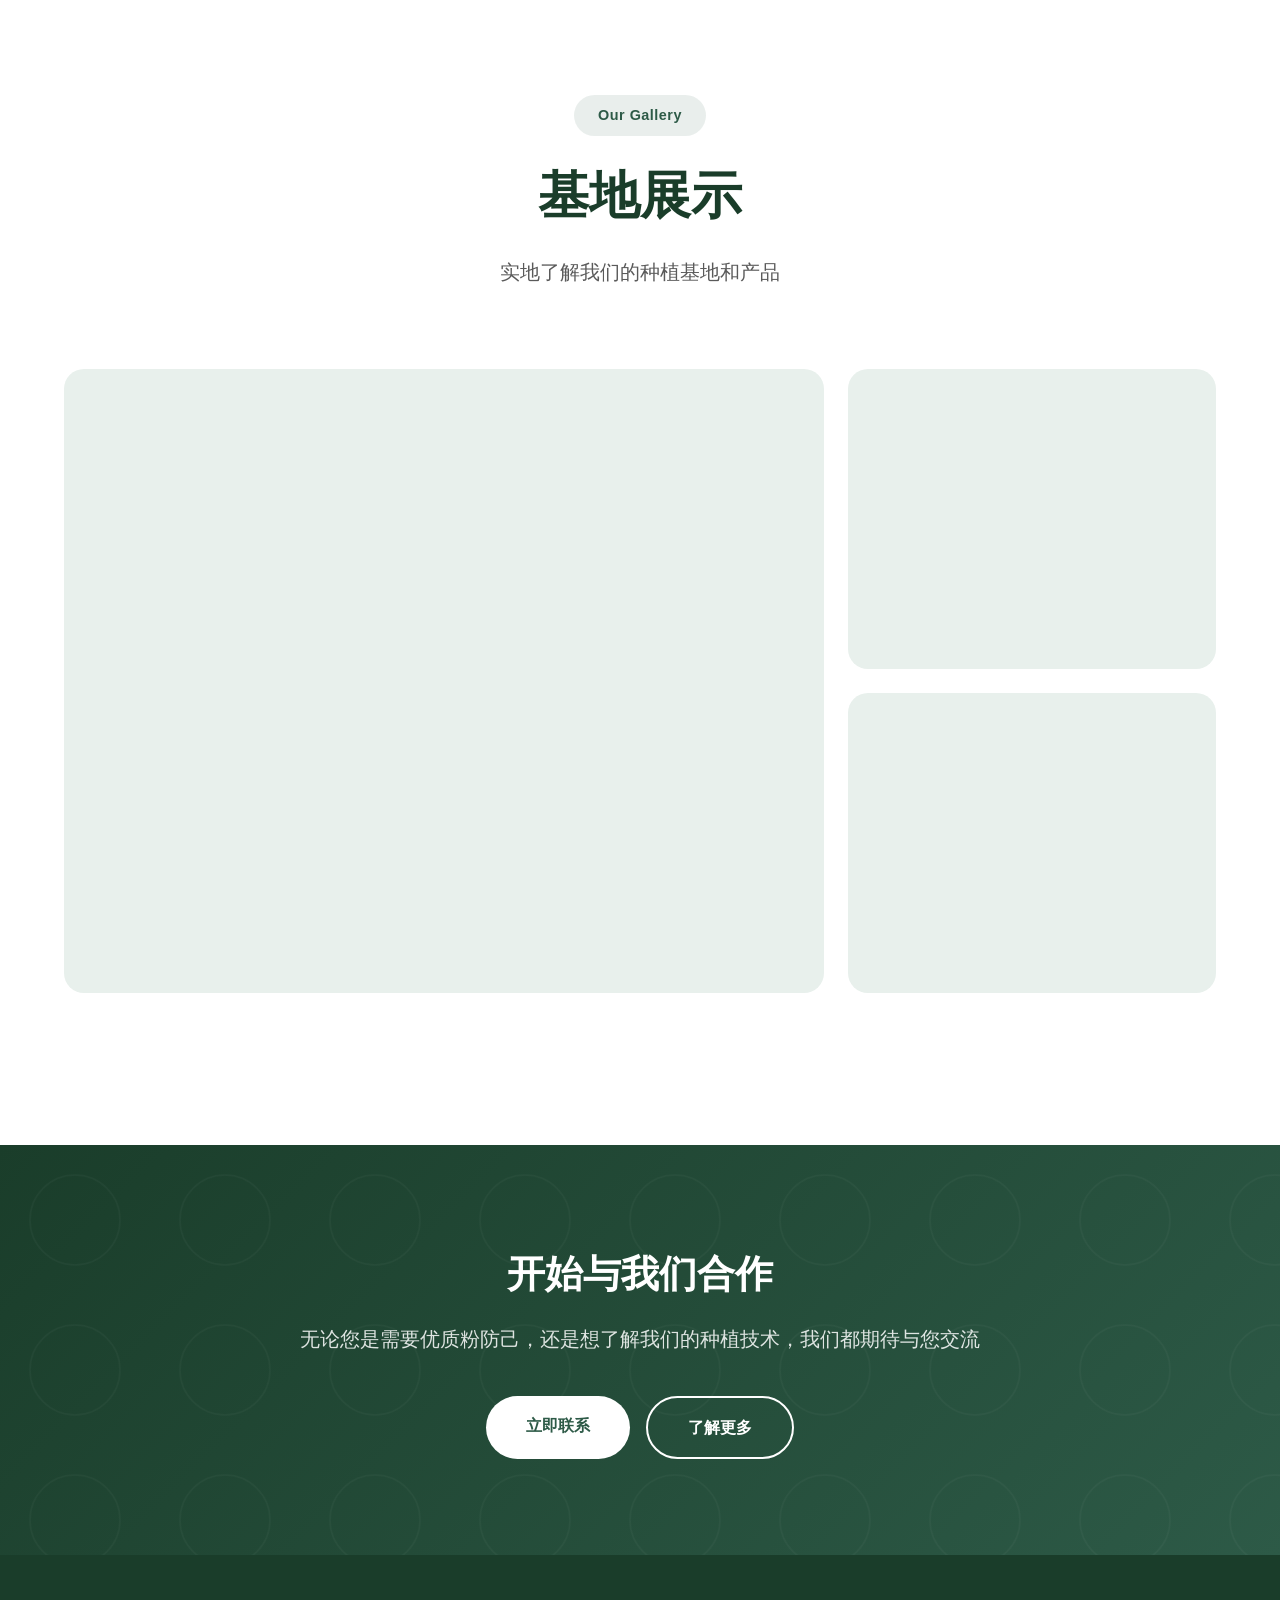
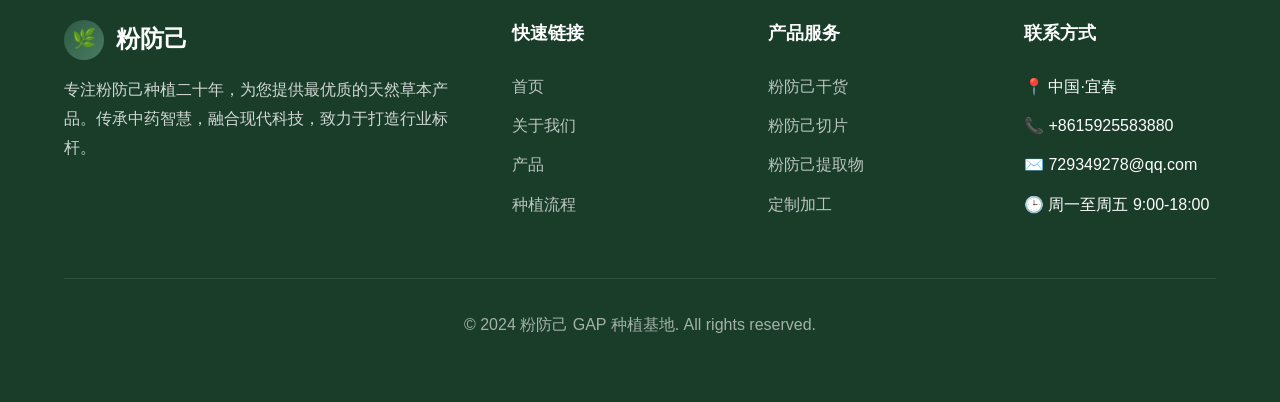
<file: index-organic.html>
<!DOCTYPE html>
<html lang="zh-CN">
<head>
    <meta charset="UTF-8">
    <meta name="viewport" content="width=device-width, initial-scale=1.0">
    <title>粉防己 GAP 种植基地 - Natural & Organic Cultivation</title>
    <style>
        @charset "UTF-8";

        * {
            margin: 0;
            padding: 0;
            box-sizing: border-box;
        }

        :root {
            --primary-dark: #1a3d2a;
            --primary: #2d5a47;
            --primary-light: #4a7c5f;
            --accent: #c9a85c;
            --cream: #f8f6f1;
            --light-green: #e8f0ec;
            --text-primary: #1a1a1a;
            --text-secondary: #5a5a5a;
            --white: #ffffff;
        }

        body {
            font-family: -apple-system, BlinkMacSystemFont, "Segoe UI", "Microsoft YaHei", "SimSun", sans-serif;
            background: var(--cream);
            color: var(--text-primary);
            line-height: 1.7;
            overflow-x: hidden;
        }

        /* Navigation - Glassmorphism */
        .nav {
            position: fixed;
            top: 0;
            left: 0;
            right: 0;
            z-index: 1000;
            padding: 1.5rem 4rem;
            background: rgba(248, 246, 241, 0.85);
            backdrop-filter: blur(20px);
            -webkit-backdrop-filter: blur(20px);
            transition: all 0.4s cubic-bezier(0.4, 0, 0.2, 1);
        }

        .nav.scrolled {
            padding: 1rem 4rem;
            background: rgba(248, 246, 241, 0.95);
            box-shadow: 0 4px 30px rgba(26, 61, 42, 0.08);
        }

        .nav-content {
            max-width: 1400px;
            margin: 0 auto;
            display: flex;
            justify-content: space-between;
            align-items: center;
        }

        .logo {
            font-size: 1.5rem;
            font-weight: 600;
            color: var(--primary-dark);
            text-decoration: none;
            display: flex;
            align-items: center;
            gap: 0.75rem;
        }

        .logo-icon {
            width: 40px;
            height: 40px;
            background: linear-gradient(135deg, var(--primary), var(--primary-light));
            border-radius: 50%;
            display: flex;
            align-items: center;
            justify-content: center;
            color: white;
            font-size: 1.2rem;
        }

        .nav-links {
            display: flex;
            gap: 2.5rem;
            list-style: none;
        }

        .nav-links a {
            text-decoration: none;
            color: var(--text-secondary);
            font-size: 0.95rem;
            font-weight: 500;
            transition: all 0.3s ease;
            position: relative;
        }

        .nav-links a::after {
            content: '';
            position: absolute;
            bottom: -4px;
            left: 0;
            width: 0;
            height: 2px;
            background: linear-gradient(90deg, var(--primary), var(--accent));
            transition: width 0.3s ease;
        }

        .nav-links a:hover {
            color: var(--primary);
        }

        .nav-links a:hover::after {
            width: 100%;
        }

        /* Hero Section - Organic Flow */
        .hero {
            min-height: 100vh;
            display: flex;
            align-items: center;
            position: relative;
            padding: 8rem 4rem 6rem;
            overflow: hidden;
        }

        .hero-bg {
            position: absolute;
            top: 0;
            left: 0;
            right: 0;
            bottom: 0;
            background: linear-gradient(135deg,
                var(--cream) 0%,
                var(--light-green) 50%,
                var(--cream) 100%);
        }

        .organic-shape {
            position: absolute;
            border-radius: 50%;
            filter: blur(60px);
            opacity: 0.5;
            animation: float 8s ease-in-out infinite;
        }

        .organic-shape-1 {
            width: 600px;
            height: 600px;
            background: linear-gradient(135deg, #e8f0ec 0%, #d4e5dc 100%);
            top: -200px;
            right: -100px;
            animation-delay: 0s;
        }

        .organic-shape-2 {
            width: 400px;
            height: 400px;
            background: linear-gradient(135deg, #f0e6d8 0%, #e5d5c5 100%);
            bottom: -100px;
            left: -150px;
            animation-delay: 2s;
        }

        .organic-shape-3 {
            width: 300px;
            height: 300px;
            background: linear-gradient(135deg, #d4e5dc 0%, #c4d8d0 100%);
            top: 50%;
            left: 60%;
            animation-delay: 4s;
        }

        @keyframes float {
            0%, 100% { transform: translate(0, 0) rotate(0deg); }
            25% { transform: translate(20px, -20px) rotate(5deg); }
            50% { transform: translate(-10px, 20px) rotate(-5deg); }
            75% { transform: translate(-20px, -10px) rotate(3deg); }
        }

        .hero-content {
            position: relative;
            max-width: 1400px;
            margin: 0 auto;
            display: grid;
            grid-template-columns: 1fr 1fr;
            gap: 4rem;
            align-items: center;
        }

        .hero-text {
            z-index: 1;
        }

        .hero-badge {
            display: inline-flex;
            align-items: center;
            gap: 0.5rem;
            padding: 0.5rem 1rem;
            background: rgba(201, 168, 92, 0.15);
            border-radius: 30px;
            font-size: 0.85rem;
            color: var(--accent);
            font-weight: 600;
            margin-bottom: 1.5rem;
            letter-spacing: 0.5px;
        }

        .hero-title {
            font-size: clamp(3rem, 5vw, 5rem);
            font-weight: 700;
            line-height: 1.1;
            margin-bottom: 1.5rem;
            background: linear-gradient(135deg, var(--primary-dark), var(--primary));
            -webkit-background-clip: text;
            -webkit-text-fill-color: transparent;
            background-clip: text;
        }

        .hero-title span {
            display: block;
            font-size: 0.6em;
            font-weight: 400;
            color: var(--text-secondary);
            margin-bottom: 0.5rem;
        }

        .hero-description {
            font-size: 1.25rem;
            color: var(--text-secondary);
            margin-bottom: 2.5rem;
            max-width: 600px;
            line-height: 1.8;
        }

        .hero-cta {
            display: flex;
            gap: 1rem;
            flex-wrap: wrap;
        }

        .btn-primary {
            padding: 1rem 2rem;
            background: linear-gradient(135deg, var(--primary), var(--primary-light));
            color: white;
            text-decoration: none;
            border-radius: 50px;
            font-weight: 600;
            font-size: 1rem;
            transition: all 0.3s ease;
            box-shadow: 0 4px 15px rgba(45, 90, 71, 0.3);
        }

        .btn-primary:hover {
            transform: translateY(-2px);
            box-shadow: 0 6px 20px rgba(45, 90, 71, 0.4);
        }

        .btn-secondary {
            padding: 1rem 2rem;
            background: white;
            color: var(--primary);
            text-decoration: none;
            border-radius: 50px;
            font-weight: 600;
            font-size: 1rem;
            transition: all 0.3s ease;
            border: 2px solid var(--primary-light);
        }

        .btn-secondary:hover {
            background: var(--primary-light);
            color: white;
        }

        .hero-visual {
            position: relative;
            z-index: 1;
        }

        .plant-illustration {
            width: 100%;
            height: 500px;
            background: linear-gradient(135deg,
                rgba(232, 240, 236, 0.8) 0%,
                rgba(248, 246, 241, 0.6) 100%);
            border-radius: 200px 200px 100px 100px;
            display: flex;
            align-items: center;
            justify-content: center;
            position: relative;
            overflow: hidden;
        }

        .plant-illustration::before {
            content: '';
            position: absolute;
            width: 80%;
            height: 80%;
            background: radial-gradient(circle, rgba(201, 168, 92, 0.2) 0%, transparent 70%);
            border-radius: 50%;
        }

        .plant-svg {
            width: 80%;
            height: 80%;
            animation: sway 6s ease-in-out infinite;
        }

        @keyframes sway {
            0%, 100% { transform: rotate(-3deg); }
            50% { transform: rotate(3deg); }
        }

        /* Stats Section */
        .stats {
            padding: 4rem;
            background: white;
            position: relative;
        }

        .stats-container {
            max-width: 1400px;
            margin: 0 auto;
            display: grid;
            grid-template-columns: repeat(4, 1fr);
            gap: 3rem;
        }

        .stat-item {
            text-align: center;
            padding: 2rem;
            position: relative;
        }

        .stat-item::after {
            content: '';
            position: absolute;
            right: 0;
            top: 50%;
            transform: translateY(-50%);
            width: 1px;
            height: 60%;
            background: linear-gradient(180deg, transparent, var(--accent), transparent);
        }

        .stat-item:last-child::after {
            display: none;
        }

        .stat-number {
            font-size: 3rem;
            font-weight: 700;
            background: linear-gradient(135deg, var(--primary), var(--accent));
            -webkit-background-clip: text;
            -webkit-text-fill-color: transparent;
            background-clip: text;
            margin-bottom: 0.5rem;
        }

        .stat-label {
            font-size: 1rem;
            color: var(--text-secondary);
            font-weight: 500;
        }

        /* Features Section */
        .features {
            padding: 8rem 4rem;
            background: linear-gradient(180deg, white 0%, var(--cream) 100%);
        }

        .features-container {
            max-width: 1400px;
            margin: 0 auto;
        }

        .section-header {
            text-align: center;
            margin-bottom: 5rem;
        }

        .section-tag {
            display: inline-block;
            padding: 0.5rem 1.5rem;
            background: rgba(45, 90, 71, 0.1);
            border-radius: 30px;
            color: var(--primary);
            font-size: 0.9rem;
            font-weight: 600;
            margin-bottom: 1rem;
            letter-spacing: 0.5px;
        }

        .section-title {
            font-size: clamp(2.5rem, 4vw, 3.5rem);
            font-weight: 700;
            margin-bottom: 1rem;
            color: var(--primary-dark);
        }

        .section-subtitle {
            font-size: 1.25rem;
            color: var(--text-secondary);
            max-width: 600px;
            margin: 0 auto;
        }

        .features-grid {
            display: grid;
            grid-template-columns: repeat(auto-fit, minmax(350px, 1fr));
            gap: 2rem;
        }

        .feature-card {
            background: white;
            border-radius: 24px;
            padding: 2.5rem;
            position: relative;
            overflow: hidden;
            transition: all 0.4s cubic-bezier(0.4, 0, 0.2, 1);
            border: 1px solid rgba(45, 90, 71, 0.08);
        }

        .feature-card::before {
            content: '';
            position: absolute;
            top: 0;
            left: 0;
            right: 0;
            height: 4px;
            background: linear-gradient(90deg, var(--primary), var(--accent));
            transform: scaleX(0);
            transform-origin: left;
            transition: transform 0.4s ease;
        }

        .feature-card:hover {
            transform: translateY(-8px);
            box-shadow: 0 20px 60px rgba(26, 61, 42, 0.12);
        }

        .feature-card:hover::before {
            transform: scaleX(1);
        }

        .feature-icon {
            width: 60px;
            height: 60px;
            background: linear-gradient(135deg, rgba(45, 90, 71, 0.1), rgba(74, 124, 95, 0.1));
            border-radius: 16px;
            display: flex;
            align-items: center;
            justify-content: center;
            margin-bottom: 1.5rem;
            font-size: 1.5rem;
            color: var(--primary);
        }

        .feature-title {
            font-size: 1.5rem;
            font-weight: 600;
            margin-bottom: 1rem;
            color: var(--primary-dark);
        }

        .feature-description {
            color: var(--text-secondary);
            line-height: 1.7;
        }

        /* Process Section */
        .process {
            padding: 8rem 4rem;
            background: var(--primary);
            position: relative;
            overflow: hidden;
        }

        .process-bg {
            position: absolute;
            top: 0;
            left: 0;
            right: 0;
            bottom: 0;
            background: url('data:image/svg+xml,<svg xmlns="http://www.w3.org/2000/svg" viewBox="0 0 100 100"><circle cx="50" cy="50" r="40" fill="none" stroke="rgba(255,255,255,0.05)" stroke-width="1"/></svg>');
            background-size: 200px 200px;
            animation: patternMove 30s linear infinite;
        }

        @keyframes patternMove {
            0% { background-position: 0 0; }
            100% { background-position: 200px 200px; }
        }

        .process-container {
            position: relative;
            max-width: 1400px;
            margin: 0 auto;
        }

        .process-header {
            text-align: center;
            margin-bottom: 5rem;
        }

        .process-header .section-tag {
            background: rgba(255, 255, 255, 0.15);
            color: white;
        }

        .process-header .section-title {
            color: white;
        }

        .process-header .section-subtitle {
            color: rgba(255, 255, 255, 0.8);
        }

        .process-steps {
            display: flex;
            justify-content: space-between;
            position: relative;
            flex-wrap: wrap;
            gap: 2rem;
        }

        .process-steps::before {
            content: '';
            position: absolute;
            top: 60px;
            left: 10%;
            right: 10%;
            height: 2px;
            background: linear-gradient(90deg,
                transparent,
                rgba(255, 255, 255, 0.3),
                transparent);
        }

        .process-step {
            flex: 1;
            min-width: 200px;
            text-align: center;
            padding: 2rem 1rem;
            position: relative;
        }

        .step-number {
            width: 80px;
            height: 80px;
            background: white;
            border-radius: 50%;
            display: flex;
            align-items: center;
            justify-content: center;
            margin: 0 auto 1.5rem;
            font-size: 1.5rem;
            font-weight: 700;
            color: var(--primary);
            position: relative;
            z-index: 1;
            box-shadow: 0 8px 30px rgba(0, 0, 0, 0.2);
        }

        .step-title {
            font-size: 1.25rem;
            font-weight: 600;
            color: white;
            margin-bottom: 0.5rem;
        }

        .step-description {
            color: rgba(255, 255, 255, 0.8);
            font-size: 0.95rem;
            line-height: 1.6;
        }

        /* Gallery Section */
        .gallery {
            padding: 8rem 4rem;
            background: white;
        }

        .gallery-container {
            max-width: 1400px;
            margin: 0 auto;
        }

        .gallery-grid {
            display: grid;
            grid-template-columns: repeat(3, 1fr);
            grid-template-rows: repeat(2, 300px);
            gap: 1.5rem;
        }

        .gallery-item {
            position: relative;
            border-radius: 20px;
            overflow: hidden;
            background: var(--light-green);
            transition: all 0.4s ease;
            cursor: pointer;
        }

        .gallery-item.large {
            grid-column: span 2;
            grid-row: span 2;
        }

        .gallery-item::before {
            content: '';
            position: absolute;
            top: 0;
            left: 0;
            right: 0;
            bottom: 0;
            background: linear-gradient(180deg,
                transparent 0%,
                rgba(26, 61, 42, 0.8) 100%);
            opacity: 0;
            transition: opacity 0.4s ease;
            z-index: 1;
        }

        .gallery-item:hover::before {
            opacity: 1;
        }

        .gallery-item:hover {
            transform: scale(1.02);
        }

        .gallery-content {
            position: absolute;
            bottom: 0;
            left: 0;
            right: 0;
            padding: 2rem;
            z-index: 2;
            color: white;
            transform: translateY(20px);
            opacity: 0;
            transition: all 0.4s ease;
        }

        .gallery-item:hover .gallery-content {
            transform: translateY(0);
            opacity: 1;
        }

        .gallery-title {
            font-size: 1.5rem;
            font-weight: 600;
            margin-bottom: 0.5rem;
        }

        .gallery-description {
            font-size: 0.95rem;
            opacity: 0.9;
        }

        /* CTA Section */
        .cta {
            padding: 6rem 4rem;
            background: linear-gradient(135deg,
                var(--primary-dark) 0%,
                var(--primary) 100%);
            position: relative;
            overflow: hidden;
        }

        .cta::before {
            content: '';
            position: absolute;
            top: 0;
            left: 0;
            right: 0;
            bottom: 0;
            background: url('data:image/svg+xml,<svg xmlns="http://www.w3.org/2000/svg" viewBox="0 0 100 100"><circle cx="50" cy="50" r="30" fill="none" stroke="rgba(255,255,255,0.03)" stroke-width="1"/></svg>');
            background-size: 150px 150px;
        }

        .cta-container {
            position: relative;
            max-width: 900px;
            margin: 0 auto;
            text-align: center;
        }

        .cta-title {
            font-size: clamp(2rem, 3vw, 3rem);
            font-weight: 700;
            color: white;
            margin-bottom: 1rem;
        }

        .cta-subtitle {
            font-size: 1.25rem;
            color: rgba(255, 255, 255, 0.85);
            margin-bottom: 2.5rem;
        }

        .cta-buttons {
            display: flex;
            justify-content: center;
            gap: 1rem;
            flex-wrap: wrap;
        }

        .btn-white {
            padding: 1rem 2.5rem;
            background: white;
            color: var(--primary);
            text-decoration: none;
            border-radius: 50px;
            font-weight: 600;
            font-size: 1rem;
            transition: all 0.3s ease;
        }

        .btn-white:hover {
            transform: translateY(-2px);
            box-shadow: 0 6px 20px rgba(0, 0, 0, 0.2);
        }

        .btn-outline {
            padding: 1rem 2.5rem;
            background: transparent;
            color: white;
            text-decoration: none;
            border-radius: 50px;
            font-weight: 600;
            font-size: 1rem;
            border: 2px solid white;
            transition: all 0.3s ease;
        }

        .btn-outline:hover {
            background: white;
            color: var(--primary);
        }

        /* Footer */
        .footer {
            padding: 4rem;
            background: var(--primary-dark);
            color: white;
        }

        .footer-container {
            max-width: 1400px;
            margin: 0 auto;
            display: grid;
            grid-template-columns: 2fr 1fr 1fr 1fr;
            gap: 4rem;
        }

        .footer-brand .logo {
            color: white;
            margin-bottom: 1rem;
        }

        .footer-brand p {
            color: rgba(255, 255, 255, 0.8);
            line-height: 1.8;
        }

        .footer-column h4 {
            font-size: 1.1rem;
            font-weight: 600;
            margin-bottom: 1.5rem;
            color: white;
        }

        .footer-column ul {
            list-style: none;
        }

        .footer-column ul li {
            margin-bottom: 0.75rem;
        }

        .footer-column ul li a {
            color: rgba(255, 255, 255, 0.7);
            text-decoration: none;
            transition: color 0.3s ease;
        }

        .footer-column ul li a:hover {
            color: white;
        }

        .footer-bottom {
            max-width: 1400px;
            margin: 3rem auto 0;
            padding-top: 2rem;
            border-top: 1px solid rgba(255, 255, 255, 0.1);
            text-align: center;
            color: rgba(255, 255, 255, 0.6);
        }

        /* Responsive */
        @media (max-width: 1024px) {
            .hero-content {
                grid-template-columns: 1fr;
                text-align: center;
            }

            .hero-description {
                margin: 0 auto 2.5rem;
            }

            .hero-cta {
                justify-content: center;
            }

            .stats-container {
                grid-template-columns: repeat(2, 1fr);
            }

            .stat-item::after {
                display: none;
            }

            .gallery-grid {
                grid-template-columns: repeat(2, 1fr);
            }

            .gallery-item.large {
                grid-column: span 2;
            }

            .footer-container {
                grid-template-columns: 2fr 1fr;
            }
        }

        @media (max-width: 768px) {
            .nav {
                padding: 1rem 1.5rem;
            }

            .nav-links {
                display: none;
            }

            .hero {
                padding: 6rem 1.5rem 4rem;
            }

            .features,
            .process,
            .gallery,
            .cta,
            .footer {
                padding: 4rem 1.5rem;
            }

            .stats {
                padding: 2rem 1.5rem;
            }

            .stats-container {
                grid-template-columns: 1fr;
            }

            .gallery-grid {
                grid-template-columns: 1fr;
                grid-template-rows: auto;
            }

            .gallery-item {
                min-height: 250px;
            }

            .gallery-item.large {
                grid-column: span 1;
                grid-row: span 1;
            }

            .process-steps::before {
                display: none;
            }

            .footer-container {
                grid-template-columns: 1fr;
                gap: 2rem;
            }

            .process-steps {
                flex-direction: column;
            }

            .process-step {
                min-width: 100%;
            }
        }

        /* Scroll Animations */
        .fade-in {
            opacity: 0;
            transform: translateY(30px);
            transition: all 0.8s cubic-bezier(0.4, 0, 0.2, 1);
        }

        .fade-in.visible {
            opacity: 1;
            transform: translateY(0);
        }
    </style>
</head>
<body>
    <!-- Navigation -->
    <nav class="nav" id="nav">
        <div class="nav-content">
            <a href="#" class="logo">
                <div class="logo-icon">🌿</div>
                <span>粉防己</span>
            </a>
            <ul class="nav-links">
                <li><a href="#home">首页</a></li>
                <li><a href="#about">关于我们</a></li>
                <li><a href="#products">产品</a></li>
                <li><a href="#process">种植流程</a></li>
                <li><a href="#contact">联系我们</a></li>
            </ul>
        </div>
    </nav>

    <!-- Hero Section -->
    <section class="hero" id="home">
        <div class="hero-bg">
            <div class="organic-shape organic-shape-1"></div>
            <div class="organic-shape organic-shape-2"></div>
            <div class="organic-shape organic-shape-3"></div>
        </div>
        <div class="hero-content">
            <div class="hero-text">
                <div class="hero-badge">
                    <span>✨</span> GAP 认证种植基地
                </div>
                <h1 class="hero-title">
                    <span>Natural & Organic</span>
                    粉防己 GAP 种植基地
                </h1>
                <p class="hero-description">
                    专注高品质粉防己种植，传承千年中药智慧，融合现代农业科技。从土壤到成品，全程可追溯，为您提供最优质的天然草本产品。
                </p>
                <div class="hero-cta">
                    <a href="#products" class="btn-primary">探索产品</a>
                    <a href="#about" class="btn-secondary">了解更多</a>
                </div>
            </div>
            <div class="hero-visual">
                <div class="plant-illustration">
                    <svg class="plant-svg" viewBox="0 0 200 200" xmlns="http://www.w3.org/2000/svg">
                        <defs>
                            <linearGradient id="leafGradient" x1="0%" y1="0%" x2="100%" y2="100%">
                                <stop offset="0%" style="stop-color:#2d5a47;stop-opacity:1" />
                                <stop offset="100%" style="stop-color:#4a7c5f;stop-opacity:1" />
                            </linearGradient>
                        </defs>
                        <!-- Main stem -->
                        <path d="M100 180 Q90 150 100 100 Q110 50 100 20"
                              stroke="url(#leafGradient)"
                              stroke-width="8"
                              fill="none"
                              stroke-linecap="round"/>
                        <!-- Leaves -->
                        <ellipse cx="70" cy="140" rx="35" ry="20" fill="url(#leafGradient)"
                                 transform="rotate(-30 70 140)" style="opacity:0.9"/>
                        <ellipse cx="130" cy="120" rx="35" ry="20" fill="url(#leafGradient)"
                                 transform="rotate(30 130 120)" style="opacity:0.85"/>
                        <ellipse cx="80" cy="80" rx="30" ry="18" fill="url(#leafGradient)"
                                 transform="rotate(-25 80 80)" style="opacity:0.8"/>
                        <ellipse cx="125" cy="60" rx="30" ry="18" fill="url(#leafGradient)"
                                 transform="rotate(25 125 60)" style="opacity:0.75"/>
                        <ellipse cx="95" cy="40" rx="25" ry="15" fill="url(#leafGradient)"
                                 transform="rotate(-20 95 40)" style="opacity:0.7"/>
                        <circle cx="100" cy="15" r="12" fill="#c9a85c" style="opacity:0.6"/>
                    </svg>
                </div>
            </div>
        </div>
    </section>

    <!-- Stats Section -->
    <section class="stats">
        <div class="stats-container">
            <div class="stat-item fade-in">
                <div class="stat-number">20+</div>
                <div class="stat-label">年种植经验</div>
            </div>
            <div class="stat-item fade-in">
                <div class="stat-number">500</div>
                <div class="stat-label">亩种植面积</div>
            </div>
            <div class="stat-item fade-in">
                <div class="stat-number">100%</div>
                <div class="stat-label">GAP 认证</div>
            </div>
            <div class="stat-item fade-in">
                <div class="stat-number">98%</div>
                <div class="stat-label">客户满意度</div>
            </div>
        </div>
    </section>

    <!-- Features Section -->
    <section class="features" id="about">
        <div class="features-container">
            <div class="section-header fade-in">
                <div class="section-tag">Our Advantages</div>
                <h2 class="section-title">为什么选择我们</h2>
                <p class="section-subtitle">融合传统智慧与现代科技，打造行业领先的粉防己种植标准</p>
            </div>
            <div class="features-grid">
                <div class="feature-card fade-in">
                    <div class="feature-icon">🌱</div>
                    <h3 class="feature-title">GAP 认证种植</h3>
                    <p class="feature-description">严格按照国家中药材生产质量管理规范(GAP)进行种植，从土壤管理到采收全过程标准化控制，确保药材质量。</p>
                </div>
                <div class="feature-card fade-in">
                    <div class="feature-icon">🔬</div>
                    <h3 class="feature-title">科学检测认证</h3>
                    <p class="feature-description">建立完整的质量追溯体系，每批产品均经过第三方权威机构检测，确保有效成分含量符合药典标准。</p>
                </div>
                <div class="feature-card fade-in">
                    <div class="feature-icon">♻️</div>
                    <h3 class="feature-title">生态循环农业</h3>
                    <p class="feature-description">采用生态种植模式，保护生物多样性，实现土壤、水源、生态环境的可持续发展。</p>
                </div>
                <div class="feature-card fade-in">
                    <div class="feature-icon">📊</div>
                    <h3 class="feature-title">全程可追溯</h3>
                    <p class="feature-description">建立数字化种植管理系统，实现从种植、管理、采收到加工、销售的全流程可追溯。</p>
                </div>
                <div class="feature-card fade-in">
                    <div class="feature-icon">👨‍👩‍👧‍👦</div>
                    <h3 class="feature-title">专业团队</h3>
                    <p class="feature-description">拥有20余年种植经验的专业团队，包括农业专家、质量管理人员和技术研发人员。</p>
                </div>
                <div class="feature-card fade-in">
                    <div class="feature-icon">🏆</div>
                    <h3 class="feature-title">品质保证</h3>
                    <p class="feature-description">严选优良品种，采用科学种植技术，确保每一批粉防己都具有稳定的品质和药效。</p>
                </div>
            </div>
        </div>
    </section>

    <!-- Process Section -->
    <section class="process" id="process">
        <div class="process-bg"></div>
        <div class="process-container">
            <div class="process-header fade-in">
                <div class="section-tag">Our Process</div>
                <h2 class="section-title">种植流程</h2>
                <p class="section-subtitle">科学严谨的种植流程，确保每一批产品的品质</p>
            </div>
            <div class="process-steps">
                <div class="process-step fade-in">
                    <div class="step-number">01</div>
                    <h3 class="step-title">选种育苗</h3>
                    <p class="step-description">严格筛选优良品种，培育壮苗</p>
                </div>
                <div class="process-step fade-in">
                    <div class="step-number">02</div>
                    <h3 class="step-title">土壤管理</h3>
                    <p class="step-description">科学改良土壤，优化种植环境</p>
                </div>
                <div class="process-step fade-in">
                    <div class="step-number">03</div>
                    <h3 class="step-title">田间管理</h3>
                    <p class="step-description">精细化管理，科学施肥灌溉</p>
                </div>
                <div class="process-step fade-in">
                    <div class="step-number">04</div>
                    <h3 class="step-title">采收加工</h3>
                    <p class="step-description">适时采收，规范加工处理</p>
                </div>
                <div class="process-step fade-in">
                    <div class="step-number">05</div>
                    <h3 class="step-title">质量检测</h3>
                    <p class="step-description">严格检测，确保品质合格</p>
                </div>
            </div>
        </div>
    </section>

    <!-- Gallery Section -->
    <section class="gallery" id="products">
        <div class="gallery-container">
            <div class="section-header fade-in">
                <div class="section-tag">Our Gallery</div>
                <h2 class="section-title">基地展示</h2>
                <p class="section-subtitle">实地了解我们的种植基地和产品</p>
            </div>
            <div class="gallery-grid">
                <div class="gallery-item large fade-in">
                    <div class="gallery-content">
                        <h3 class="gallery-title">种植基地全貌</h3>
                        <p class="gallery-description">500亩标准化种植基地，绿意盎然</p>
                    </div>
                </div>
                <div class="gallery-item fade-in">
                    <div class="gallery-content">
                        <h3 class="gallery-title">优质种苗</h3>
                        <p class="gallery-description">科学培育的优质粉防己种苗</p>
                    </div>
                </div>
                <div class="gallery-item fade-in">
                    <div class="gallery-content">
                        <h3 class="gallery-title">精细化管理</h3>
                        <p class="gallery-description">专业团队精心照料每一株植物</p>
                    </div>
                </div>
                <div class="gallery-item fade-in">
                    <div class="gallery-content">
                        <h3 class="gallery-title">采收现场</h3>
                        <p class="gallery-description">适时采收，确保药效最佳</p>
                    </div>
                </div>
                <div class="gallery-item fade-in">
                    <div class="gallery-content">
                        <h3 class="gallery-title">加工车间</h3>
                        <p class="gallery-description">现代化加工设备，保证品质</p>
                    </div>
                </div>
            </div>
        </div>
    </section>

    <!-- CTA Section -->
    <section class="cta" id="contact">
        <div class="cta-container fade-in">
            <h2 class="cta-title">开始与我们合作</h2>
            <p class="cta-subtitle">无论您是需要优质粉防己，还是想了解我们的种植技术，我们都期待与您交流</p>
            <div class="cta-buttons">
                <a href="mailto:contact@example.com" class="btn-white">立即联系</a>
                <a href="#about" class="btn-outline">了解更多</a>
            </div>
        </div>
    </section>

    <!-- Footer -->
    <footer class="footer">
        <div class="footer-container">
            <div class="footer-brand">
                <a href="#" class="logo">
                    <div class="logo-icon">🌿</div>
                    <span>粉防己</span>
                </a>
                <p>专注粉防己种植二十年，为您提供最优质的天然草本产品。传承中药智慧，融合现代科技，致力于打造行业标杆。</p>
            </div>
            <div class="footer-column">
                <h4>快速链接</h4>
                <ul>
                    <li><a href="#home">首页</a></li>
                    <li><a href="#about">关于我们</a></li>
                    <li><a href="#products">产品</a></li>
                    <li><a href="#process">种植流程</a></li>
                </ul>
            </div>
            <div class="footer-column">
                <h4>产品服务</h4>
                <ul>
                    <li><a href="#">粉防己干货</a></li>
                    <li><a href="#">粉防己切片</a></li>
                    <li><a href="#">粉防己提取物</a></li>
                    <li><a href="#">定制加工</a></li>
                </ul>
            </div>
            <div class="footer-column">
                <h4>联系方式</h4>
                <ul>
                    <li>📍 中国·宜春</li>
                    <li>📞 +8615925583880</li>
                    <li>✉️ 729349278@qq.com</li>
                    <li>🕒 周一至周五 9:00-18:00</li>
                </ul>
            </div>
        </div>
        <div class="footer-bottom">
            <p>&copy; 2024 粉防己 GAP 种植基地. All rights reserved.</p>
        </div>
    </footer>

    <script>
        // Navigation scroll effect
        const nav = document.getElementById('nav');
        window.addEventListener('scroll', () => {
            if (window.scrollY > 50) {
                nav.classList.add('scrolled');
            } else {
                nav.classList.remove('scrolled');
            }
        });

        // Scroll animations
        const fadeElements = document.querySelectorAll('.fade-in');
        const observer = new IntersectionObserver((entries) => {
            entries.forEach(entry => {
                if (entry.isIntersecting) {
                    entry.target.classList.add('visible');
                }
            });
        }, {
            threshold: 0.1,
            rootMargin: '0px 0px -50px 0px'
        });

        fadeElements.forEach(el => observer.observe(el));

        // Smooth scroll for anchor links
        document.querySelectorAll('a[href^="#"]').forEach(anchor => {
            anchor.addEventListener('click', function (e) {
                e.preventDefault();
                const target = document.querySelector(this.getAttribute('href'));
                if (target) {
                    target.scrollIntoView({
                        behavior: 'smooth',
                        block: 'start'
                    });
                }
            });
        });
    </script>
</body>
</html>
</file>
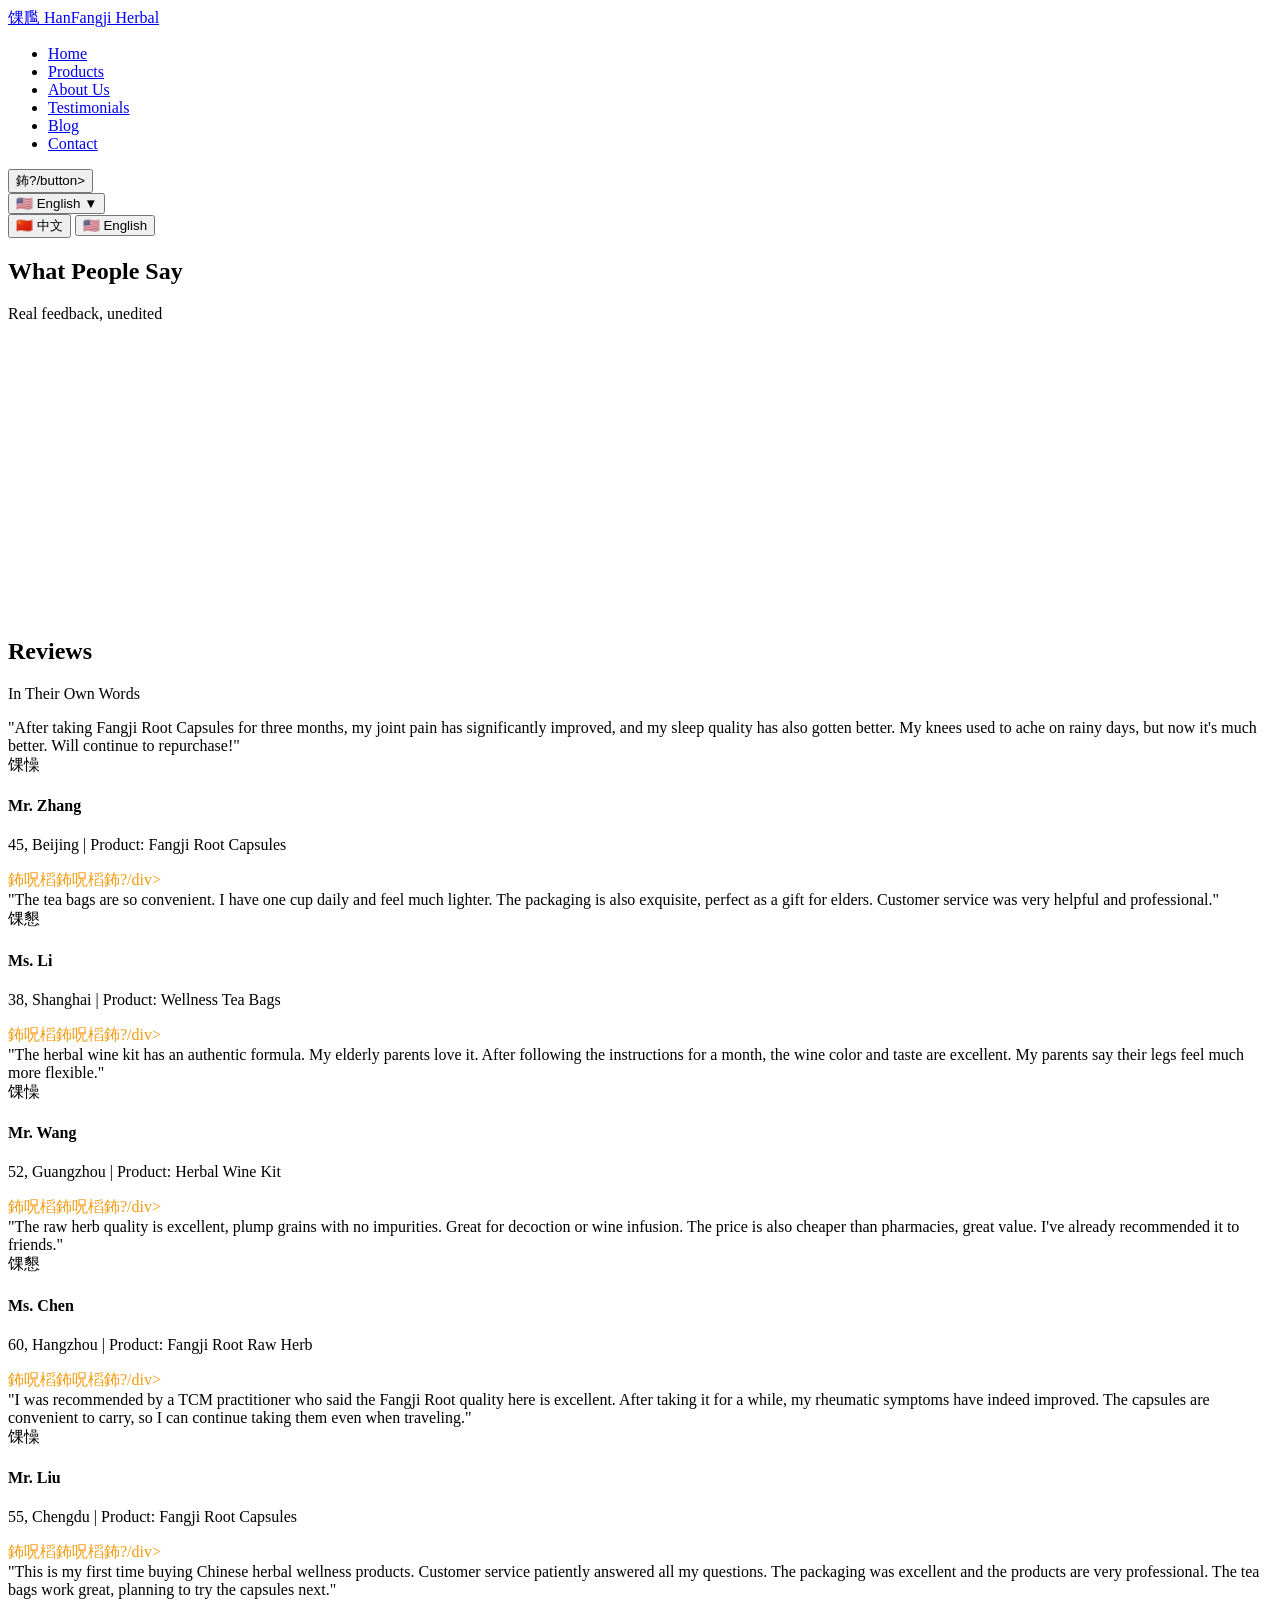
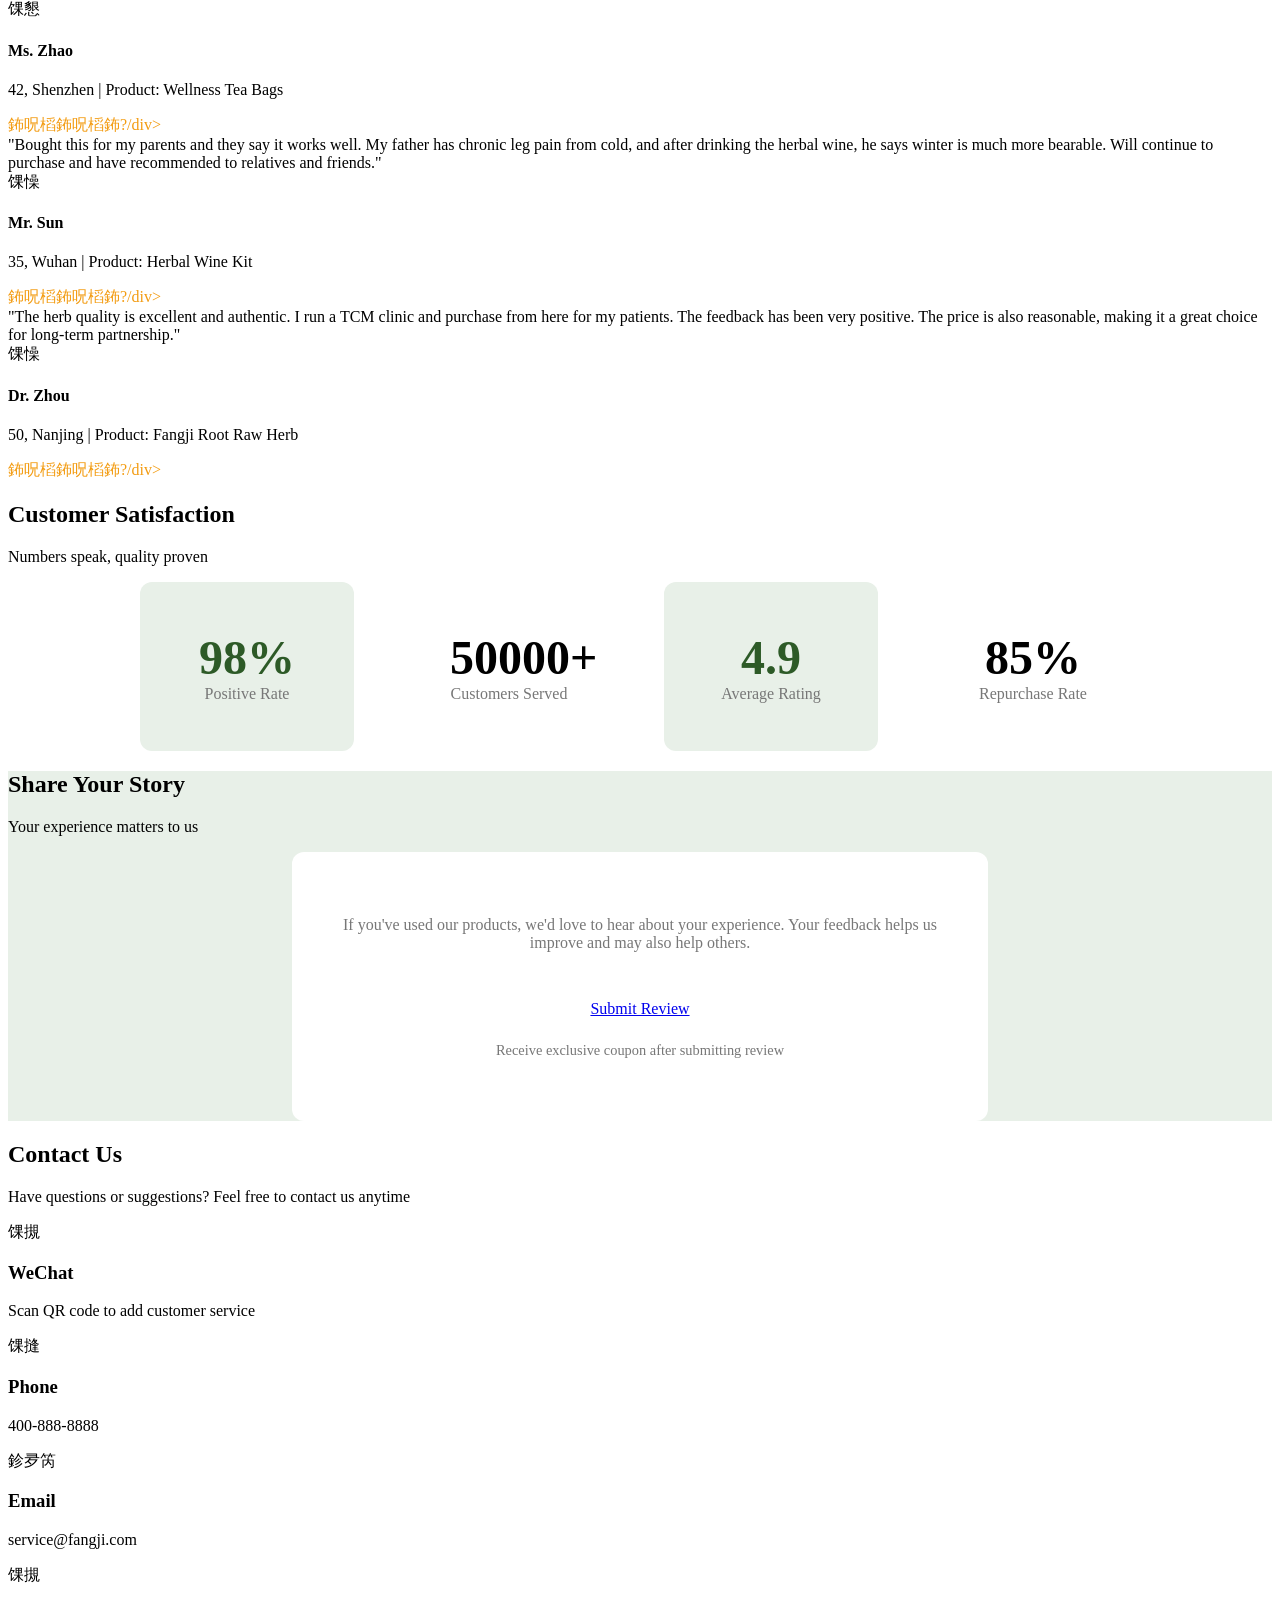
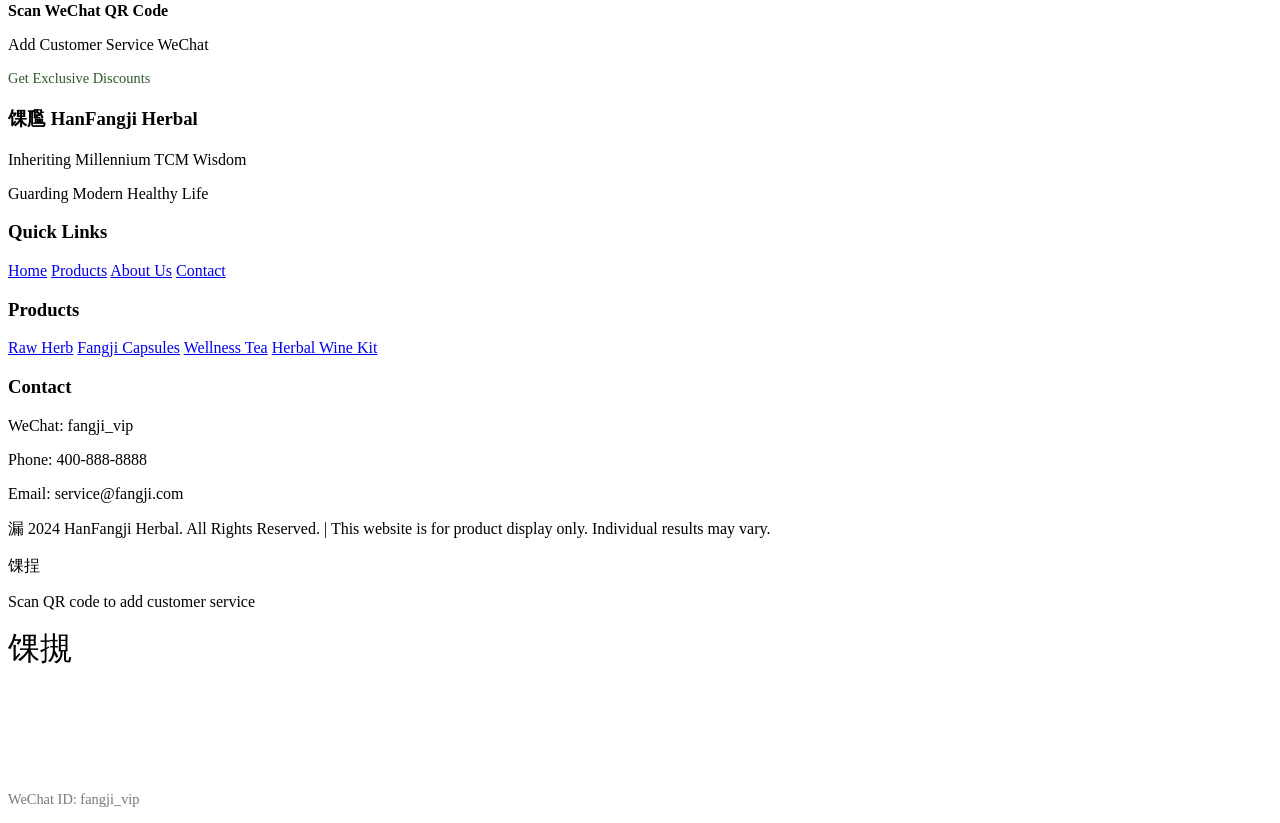
<file: testimonials.html>
﻿<!DOCTYPE html>
<html lang="en">
<head>
  <meta charset="UTF-8">
  <meta name="viewport" content="width=device-width, initial-scale=1.0">
  <meta name="description" content="HanFangji Herbal Customer Testimonials - Real user reviews and feedback">
  <title data-zh="瀹㈡埛瑙佽瘉 - 姹夐槻宸辫崏鏈? data-en="Customer Testimonials - HanFangji Herbal">Customer Testimonials - HanFangji Herbal</title>
  <link rel="stylesheet" href="css/style.css">
</head>
<body>
  <!-- Navigation -->
  <nav class="navbar" id="navbar">
    <div class="nav-container">
      <a href="index.html" class="logo">
        <span class="logo-icon">馃尶</span>
        <span data-zh="姹夐槻宸辫崏鏈? data-en="HanFangji Herbal">HanFangji Herbal</span>
      </a>
      <ul class="nav-links" id="navLinks">
        <li><a href="index.html" data-zh="棣栭〉" data-en="Home">Home</a></li>
        <li><a href="products.html" data-zh="浜у搧涓績" data-en="Products">Products</a></li>
        <li><a href="about.html" data-zh="鍏充簬鎴戜滑" data-en="About Us">About Us</a></li>
        <li><a href="testimonials.html" class="active" data-zh="瀹㈡埛瑙佽瘉" data-en="Testimonials">Testimonials</a></li>
        <li><a href="blog.html" data-zh="鍏荤敓鍗氬" data-en="Blog">Blog</a></li>
        <li><a href="contact.html" data-zh="璐拱鍜ㄨ" data-en="Contact">Contact</a></li>
      </ul>
      <button class="mobile-menu-btn" id="mobileMenuBtn">鈽?/button>
    </div>
  </nav>

  <!-- Page Header -->
  <section class="hero" style="min-height: 40vh;">
    <div class="hero-content fade-in">
      <h1 data-zh="鐢ㄨ繃鐨勪汉鎬庝箞璇? data-en="What People Say">What People Say</h1>
      <p data-zh="閮芥槸鐪熷疄鍙嶉锛屾病淇繃" data-en="Real feedback, unedited">Real feedback, unedited</p>
    </div>
  </section>

  <!-- Testimonials -->
  <section class="section testimonials">
    <div class="section-header">
      <h2 data-zh="璇勪环" data-en="Reviews">Reviews</h2>
      <p data-zh="鍘熻瘽鐓у綍" data-en="In Their Own Words">In Their Own Words</p>
    </div>
    <div class="testimonials-grid">
      <div class="testimonial-card">
        <div class="testimonial-content" data-zh="鏈嶇敤绮夐槻宸辫兌鍥婁笁涓湀锛屽叧鑺傜柤鐥涙槑鏄剧紦瑙ｏ紝鐫＄湢璐ㄩ噺涔熸彁楂樹簡銆備箣鍓嶄笅闆ㄥぉ鑶濈洊鎬绘槸鐤硷紝鐜板湪濂藉浜嗐€備細缁х画鍥炶喘锛? data-en="After taking Fangji Root Capsules for three months, my joint pain has significantly improved, and my sleep quality has also gotten better. My knees used to ache on rainy days, but now it's much better. Will continue to repurchase!">"After taking Fangji Root Capsules for three months, my joint pain has significantly improved, and my sleep quality has also gotten better. My knees used to ache on rainy days, but now it's much better. Will continue to repurchase!"</div>
        <div class="testimonial-author">
          <div class="author-avatar">馃懆</div>
          <div class="author-info">
            <h4 data-zh="寮犲厛鐢? data-en="Mr. Zhang">Mr. Zhang</h4>
            <p data-zh="45 宀侊紝鍖椾含 | 璐拱浜у搧锛氱矇闃插繁鑳跺泭" data-en="45, Beijing | Product: Fangji Root Capsules">45, Beijing | Product: Fangji Root Capsules</p>
          </div>
        </div>
        <div style="margin-top: var(--spacing-xs); color: #f39c12;">鈽呪槄鈽呪槄鈽?/div>
      </div>

      <div class="testimonial-card">
        <div class="testimonial-content" data-zh="鑼跺寘寰堟柟渚匡紝姣忓ぉ娉′竴鏉紝鎰熻韬綋杞绘澗浜嗗緢澶氥€傚寘瑁呬篃寰堢簿缇庯紝閫侀暱杈堝緢鍚堥€傘€傚鏈嶆€佸害涔熷緢濂斤紝瑙ｇ瓟寰堜笓涓氥€? data-en="The tea bags are so convenient. I have one cup daily and feel much lighter. The packaging is also exquisite, perfect as a gift for elders. Customer service was very helpful and professional.">"The tea bags are so convenient. I have one cup daily and feel much lighter. The packaging is also exquisite, perfect as a gift for elders. Customer service was very helpful and professional."</div>
        <div class="testimonial-author">
          <div class="author-avatar">馃懇</div>
          <div class="author-info">
            <h4 data-zh="鏉庡コ澹? data-en="Ms. Li">Ms. Li</h4>
            <p data-zh="38 宀侊紝涓婃捣 | 璐拱浜у搧锛氬吇鐢熻尪鍖? data-en="38, Shanghai | Product: Wellness Tea Bags">38, Shanghai | Product: Wellness Tea Bags</p>
          </div>
        </div>
        <div style="margin-top: var(--spacing-xs); color: #f39c12;">鈽呪槄鈽呪槄鈽?/div>
      </div>

      <div class="testimonial-card">
        <div class="testimonial-content" data-zh="娉￠厭鏂欏寘閰嶆柟寰堟瀹楋紝瀹堕噷鑰佷汉寰堝枩娆€傛寜鐓ц鏄庢场浜嗕竴涓湀锛岄厭鑹插緢濂斤紝鍛抽亾涔熶笉閿欍€傝€佷汉璇村枬浜嗕箣鍚庤吙鑴氱伒娲诲浜嗐€? data-en="The herbal wine kit has an authentic formula. My elderly parents love it. After following the instructions for a month, the wine color and taste are excellent. My parents say their legs feel much more flexible.">"The herbal wine kit has an authentic formula. My elderly parents love it. After following the instructions for a month, the wine color and taste are excellent. My parents say their legs feel much more flexible."</div>
        <div class="testimonial-author">
          <div class="author-avatar">馃懆</div>
          <div class="author-info">
            <h4 data-zh="鐜嬪厛鐢? data-en="Mr. Wang">Mr. Wang</h4>
            <p data-zh="52 宀侊紝骞垮窞 | 璐拱浜у搧锛氭场閰掓枡鍖? data-en="52, Guangzhou | Product: Herbal Wine Kit">52, Guangzhou | Product: Herbal Wine Kit</p>
          </div>
        </div>
        <div style="margin-top: var(--spacing-xs); color: #f39c12;">鈽呪槄鈽呪槄鈽?/div>
      </div>

      <div class="testimonial-card">
        <div class="testimonial-content" data-zh="鍘熻嵂鏉愯川閲忓緢濂斤紝棰楃矑楗辨弧锛屾病鏈夋潅璐ㄣ€傜敤鏉ョ厧鑽垨鑰呮场閰掗兘鍙互銆備环鏍间篃姣旇嵂搴椾究瀹滐紝鎬т环姣斿緢楂樸€傚凡缁忔帹鑽愮粰鏈嬪弸浜嗐€? data-en="The raw herb quality is excellent, plump grains with no impurities. Great for decoction or wine infusion. The price is also cheaper than pharmacies, great value. I've already recommended it to friends.">"The raw herb quality is excellent, plump grains with no impurities. Great for decoction or wine infusion. The price is also cheaper than pharmacies, great value. I've already recommended it to friends."</div>
        <div class="testimonial-author">
          <div class="author-avatar">馃懇</div>
          <div class="author-info">
            <h4 data-zh="闄堝コ澹? data-en="Ms. Chen">Ms. Chen</h4>
            <p data-zh="60 宀侊紝鏉窞 | 璐拱浜у搧锛氱矇闃插繁鍘熻嵂鏉? data-en="60, Hangzhou | Product: Fangji Root Raw Herb">60, Hangzhou | Product: Fangji Root Raw Herb</p>
          </div>
        </div>
        <div style="margin-top: var(--spacing-xs); color: #f39c12;">鈽呪槄鈽呪槄鈽?/div>
      </div>

      <div class="testimonial-card">
        <div class="testimonial-content" data-zh="鎴戞槸涓尰鎺ㄨ崘鐨勶紝璇磋繖瀹剁殑绮夐槻宸卞搧璐ㄤ笉閿欍€傛湇鐢ㄤ竴娈垫椂闂村悗锛岄婀跨棁鐘剁‘瀹炴湁鏀瑰杽銆傝兌鍥婃惡甯︽柟渚匡紝鍑哄樊涔熻兘鍧氭寔鏈嶇敤銆? data-en="I was recommended by a TCM practitioner who said the Fangji Root quality here is excellent. After taking it for a while, my rheumatic symptoms have indeed improved. The capsules are convenient to carry, so I can continue taking them even when traveling.">"I was recommended by a TCM practitioner who said the Fangji Root quality here is excellent. After taking it for a while, my rheumatic symptoms have indeed improved. The capsules are convenient to carry, so I can continue taking them even when traveling."</div>
        <div class="testimonial-author">
          <div class="author-avatar">馃懆</div>
          <div class="author-info">
            <h4 data-zh="鍒樺厛鐢? data-en="Mr. Liu">Mr. Liu</h4>
            <p data-zh="55 宀侊紝鎴愰兘 | 璐拱浜у搧锛氱矇闃插繁鑳跺泭" data-en="55, Chengdu | Product: Fangji Root Capsules">55, Chengdu | Product: Fangji Root Capsules</p>
          </div>
        </div>
        <div style="margin-top: var(--spacing-xs); color: #f39c12;">鈽呪槄鈽呪槄鈽?/div>
      </div>

      <div class="testimonial-card">
        <div class="testimonial-content" data-zh="绗竴娆′拱涓嵂鍏荤敓浜у搧锛屽鏈嶅緢鑰愬績鍦拌В绛斾簡鎴戠殑闂銆傛敹鍒拌揣鍚庡寘瑁呭緢濂斤紝浜у搧涔熷緢姝ｈ銆傚枬浜嗚尪鍖呮劅瑙変笉閿欙紝鍑嗗鍐嶄拱鑳跺泭璇曡瘯銆? data-en="This is my first time buying Chinese herbal wellness products. Customer service patiently answered all my questions. The packaging was excellent and the products are very professional. The tea bags work great, planning to try the capsules next.">"This is my first time buying Chinese herbal wellness products. Customer service patiently answered all my questions. The packaging was excellent and the products are very professional. The tea bags work great, planning to try the capsules next."</div>
        <div class="testimonial-author">
          <div class="author-avatar">馃懇</div>
          <div class="author-info">
            <h4 data-zh="璧靛コ澹? data-en="Ms. Zhao">Ms. Zhao</h4>
            <p data-zh="42 宀侊紝娣卞湷 | 璐拱浜у搧锛氬吇鐢熻尪鍖? data-en="42, Shenzhen | Product: Wellness Tea Bags">42, Shenzhen | Product: Wellness Tea Bags</p>
          </div>
        </div>
        <div style="margin-top: var(--spacing-xs); color: #f39c12;">鈽呪槄鈽呪槄鈽?/div>
      </div>

      <div class="testimonial-card">
        <div class="testimonial-content" data-zh="缁欑埗姣嶄拱鐨勶紝浠栦滑璇存晥鏋滀笉閿欍€傜埗浜叉湁鑰佸瘨鑵匡紝鍠濅簡娉￠厭鍚庤鍐ぉ娌￠偅涔堥毦鍙椾簡銆備細缁х画璐拱锛屼篃鎺ㄨ崘缁欎簡浜叉垰鏈嬪弸銆? data-en="Bought this for my parents and they say it works well. My father has chronic leg pain from cold, and after drinking the herbal wine, he says winter is much more bearable. Will continue to purchase and have recommended to relatives and friends.">"Bought this for my parents and they say it works well. My father has chronic leg pain from cold, and after drinking the herbal wine, he says winter is much more bearable. Will continue to purchase and have recommended to relatives and friends."</div>
        <div class="testimonial-author">
          <div class="author-avatar">馃懆</div>
          <div class="author-info">
            <h4 data-zh="瀛欏厛鐢? data-en="Mr. Sun">Mr. Sun</h4>
            <p data-zh="35 宀侊紝姝︽眽 | 璐拱浜у搧锛氭场閰掓枡鍖? data-en="35, Wuhan | Product: Herbal Wine Kit">35, Wuhan | Product: Herbal Wine Kit</p>
          </div>
        </div>
        <div style="margin-top: var(--spacing-xs); color: #f39c12;">鈽呪槄鈽呪槄鈽?/div>
      </div>

      <div class="testimonial-card">
        <div class="testimonial-content" data-zh="鑽潗璐ㄩ噺寰堝ソ锛屾槸姝ｅ搧銆傛垜鏄紑涓尰璇婃墍鐨勶紝鍦ㄨ繖杩涜揣缁欐偅鑰呯敤锛屽弽棣堥兘涓嶉敊銆備环鏍间篃鍚堢悊锛屾槸闀挎湡鍚堜綔鐨勫ソ閫夋嫨銆? data-en="The herb quality is excellent and authentic. I run a TCM clinic and purchase from here for my patients. The feedback has been very positive. The price is also reasonable, making it a great choice for long-term partnership.">"The herb quality is excellent and authentic. I run a TCM clinic and purchase from here for my patients. The feedback has been very positive. The price is also reasonable, making it a great choice for long-term partnership."</div>
        <div class="testimonial-author">
          <div class="author-avatar">馃懆</div>
          <div class="author-info">
            <h4 data-zh="鍛ㄥ尰甯? data-en="Dr. Zhou">Dr. Zhou</h4>
            <p data-zh="50 宀侊紝鍗椾含 | 璐拱浜у搧锛氱矇闃插繁鍘熻嵂鏉? data-en="50, Nanjing | Product: Fangji Root Raw Herb">50, Nanjing | Product: Fangji Root Raw Herb</p>
          </div>
        </div>
        <div style="margin-top: var(--spacing-xs); color: #f39c12;">鈽呪槄鈽呪槄鈽?/div>
      </div>
    </div>
  </section>

  <!-- Statistics -->
  <section class="section">
    <div class="section-header">
      <h2 data-zh="瀹㈡埛婊℃剰搴? data-en="Customer Satisfaction">Customer Satisfaction</h2>
      <p data-zh="鏁版嵁璇磋瘽锛屽搧璐ㄨ璇? data-en="Numbers speak, quality proven">Numbers speak, quality proven</p>
    </div>
    <div style="display: grid; grid-template-columns: repeat(auto-fit, minmax(200px, 1fr)); gap: var(--spacing-md); max-width: 1000px; margin: 0 auto;">
      <div style="text-align: center; padding: var(--spacing-md); background: var(--light-green); border-radius: var(--border-radius);">
        <div style="font-size: 3rem; color: var(--primary-green); font-weight: bold;" data-zh="98%" data-en="98%">98%</div>
        <div style="color: var(--text-light);" data-zh="濂借瘎鐜? data-en="Positive Rate">Positive Rate</div>
      </div>
      <div style="text-align: center; padding: var(--spacing-md); background: var(--light-brown); border-radius: var(--border-radius);">
        <div style="font-size: 3rem; color: var(--primary-brown); font-weight: bold;" data-zh="50000+" data-en="50000+">50000+</div>
        <div style="color: var(--text-light);" data-zh="鏈嶅姟瀹㈡埛" data-en="Customers Served">Customers Served</div>
      </div>
      <div style="text-align: center; padding: var(--spacing-md); background: var(--light-green); border-radius: var(--border-radius);">
        <div style="font-size: 3rem; color: var(--primary-green); font-weight: bold;" data-zh="4.9" data-en="4.9">4.9</div>
        <div style="color: var(--text-light);" data-zh="骞冲潎璇勫垎" data-en="Average Rating">Average Rating</div>
      </div>
      <div style="text-align: center; padding: var(--spacing-md); background: var(--light-brown); border-radius: var(--border-radius);">
        <div style="font-size: 3rem; color: var(--primary-brown); font-weight: bold;" data-zh="85%" data-en="85%">85%</div>
        <div style="color: var(--text-light);" data-zh="澶嶈喘鐜? data-en="Repurchase Rate">Repurchase Rate</div>
      </div>
    </div>
  </section>

  <!-- Share Your Story -->
  <section class="section" style="background: var(--light-green);">
    <div class="section-header">
      <h2 data-zh="鍒嗕韩鎮ㄧ殑鏁呬簨" data-en="Share Your Story">Share Your Story</h2>
      <p data-zh="鎮ㄧ殑浣撻獙瀵规垜浠緢閲嶈" data-en="Your experience matters to us">Your experience matters to us</p>
    </div>
    <div style="max-width: 600px; margin: 0 auto; background: var(--white); padding: var(--spacing-md); border-radius: var(--border-radius); text-align: center;">
      <p style="margin-bottom: var(--spacing-md); color: var(--text-light);" data-zh="濡傛灉鎮ㄤ娇鐢ㄨ繃鎴戜滑鐨勪骇鍝侊紝娆㈣繋鍒嗕韩鎮ㄧ殑浣跨敤浣撻獙銆傛偍鐨勫弽棣堝皢甯姪鎴戜滑鍋氬緱鏇村ソ锛屼篃鍙兘甯姪鍒板叾浠栦汉銆? data-en="If you've used our products, we'd love to hear about your experience. Your feedback helps us improve and may also help others.">If you've used our products, we'd love to hear about your experience. Your feedback helps us improve and may also help others.</p>
      <a href="contact.html" class="btn btn-primary" data-zh="鎻愪氦璇勪环" data-en="Submit Review">Submit Review</a>
      <p style="margin-top: var(--spacing-sm); color: var(--text-light); font-size: 0.9rem;" data-zh="鎻愪氦璇勪环鍚庡彲鑾峰緱涓撳睘浼樻儬鍒? data-en="Receive exclusive coupon after submitting review">Receive exclusive coupon after submitting review</p>
    </div>
  </section>

  <!-- Contact -->
  <section class="section contact">
    <div class="section-header">
      <h2 data-zh="鑱旂郴鎴戜滑" data-en="Contact Us">Contact Us</h2>
      <p data-zh="鏈変换浣曢棶棰樻垨寤鸿锛屾杩庨殢鏃惰仈绯绘垜浠? data-en="Have questions or suggestions? Feel free to contact us anytime">Have questions or suggestions? Feel free to contact us anytime</p>
    </div>
    <div class="contact-content">
      <div class="contact-card">
        <div class="contact-icon">馃摫</div>
        <h3 data-zh="寰俊鍜ㄨ" data-en="WeChat">WeChat</h3>
        <p data-zh="鎵弿浜岀淮鐮佹坊鍔犲鏈? data-en="Scan QR code to add customer service">Scan QR code to add customer service</p>
      </div>
      <div class="contact-card">
        <div class="contact-icon">馃摓</div>
        <h3 data-zh="鐢佃瘽鍜ㄨ" data-en="Phone">Phone</h3>
        <p>400-888-8888</p>
      </div>
      <div class="contact-card">
        <div class="contact-icon">鉁夛笍</div>
        <h3 data-zh="閭鑱旂郴" data-en="Email">Email</h3>
        <p>service@fangji.com</p>
      </div>
    </div>
    <div class="qr-section">
      <div class="qr-code">馃摫</div>
      <p><strong data-zh="寰俊鎵竴鎵? data-en="Scan WeChat QR Code">Scan WeChat QR Code</strong></p>
      <p data-zh="娣诲姞瀹㈡湇寰俊" data-en="Add Customer Service WeChat">Add Customer Service WeChat</p>
      <p style="color: var(--primary-green); font-size: 0.9rem; margin-top: var(--spacing-xs);" data-zh="鑾峰彇涓撳睘浼樻儬" data-en="Get Exclusive Discounts">Get Exclusive Discounts</p>
    </div>
  </section>

  <!-- Footer -->
  <footer class="footer">
    <div class="footer-content">
      <div class="footer-section">
        <h3>馃尶 <span data-zh="姹夐槻宸辫崏鏈? data-en="HanFangji Herbal">HanFangji Herbal</span></h3>
        <p data-zh="浼犳壙鍗冨勾涓嵂鏅烘収" data-en="Inheriting Millennium TCM Wisdom">Inheriting Millennium TCM Wisdom</p>
        <p data-zh="瀹堟姢鐜颁唬鍋ュ悍鐢熸椿" data-en="Guarding Modern Healthy Life">Guarding Modern Healthy Life</p>
      </div>
      <div class="footer-section">
        <h3 data-zh="蹇€熼摼鎺? data-en="Quick Links">Quick Links</h3>
        <a href="index.html" data-zh="棣栭〉" data-en="Home">Home</a>
        <a href="products.html" data-zh="浜у搧涓績" data-en="Products">Products</a>
        <a href="about.html" data-zh="鍏充簬鎴戜滑" data-en="About Us">About Us</a>
        <a href="contact.html" data-zh="璐拱鍜ㄨ" data-en="Contact">Contact</a>
      </div>
      <div class="footer-section">
        <h3 data-zh="浜у搧涓績" data-en="Products">Products</h3>
        <a href="products.html" data-zh="鍘熻嵂鏉?楗墖" data-en="Raw Herb">Raw Herb</a>
        <a href="products.html" data-zh="绮夐槻宸辫兌鍥? data-en="Fangji Capsules">Fangji Capsules</a>
        <a href="products.html" data-zh="鍏荤敓鑼跺寘" data-en="Wellness Tea">Wellness Tea</a>
        <a href="products.html" data-zh="娉￠厭鏂欏寘" data-en="Herbal Wine Kit">Herbal Wine Kit</a>
      </div>
      <div class="footer-section">
        <h3 data-zh="鑱旂郴鏂瑰紡" data-en="Contact">Contact</h3>
        <p>WeChat: fangji_vip</p>
        <p>Phone: 400-888-8888</p>
        <p>Email: service@fangji.com</p>
      </div>
    </div>
    <div class="footer-bottom">
      <p data-zh="漏 2024 姹夐槻宸辫崏鏈€傜増鏉冩墍鏈?| 鏈綉绔欎粎渚涗骇鍝佸睍绀猴紝鍏蜂綋鍔熸晥鍥犱汉鑰屽紓" data-en="漏 2024 HanFangji Herbal. All Rights Reserved. | This website is for product display only. Individual results may vary.">漏 2024 HanFangji Herbal. All Rights Reserved. | This website is for product display only. Individual results may vary.</p>
    </div>
  </footer>

  <!-- Floating WeChat Button -->
  <div class="wechat-float" id="wechatFloat">馃挰</div>
  <div class="wechat-popup" id="wechatPopup">
    <p data-zh="鎵弿浜岀淮鐮佹坊鍔犲鏈? data-en="Scan QR code to add customer service">Scan QR code to add customer service</p>
    <div class="qr-code" style="width: 150px; height: 150px; font-size: 2rem;">馃摫</div>
    <p style="font-size: 0.9rem; color: var(--text-light);" data-zh="寰俊鍙凤細fangji_vip" data-en="WeChat ID: fangji_vip">WeChat ID: fangji_vip</p>
  </div>

  <script src="js/main.js"></script>
  <script src="js/lang-switch.js"></script>
</body>
</html>
</file>
<file: css/style.css>
﻿/* 汉防己草本 - 主样式表 */
/* 高端中式养生 + 现代简约风格 (MUJI + 中药铺) */
/* 响应式优化版本 - Mobile & Desktop */

:root {
  /* 主色调 - 深绿 + 米白 + 金棕 */
  --primary-green: #2D5A27;
  --secondary-green: #3D6B37;
  --dark-green: #1A3D1A;
  --light-green: #E8F0E8;
  
  --primary-beige: #F5F0E8;
  --secondary-beige: #FAF7F2;
  --dark-beige: #E8E0D5;
  
  --primary-gold: #8B6914;
  --secondary-gold: #A67C1A;
  --light-gold: #D4B86E;
  
  /* 中性色 */
  --text-dark: #2C2C2C;
  --text-medium: #555555;
  --text-light: #777777;
  --white: #FFFFFF;
  --border-color: #E0D8C8;
  
  /* 间距 - 响应式基础 */
  --spacing-xs: 0.75rem;
  --spacing-sm: 1.5rem;
  --spacing-md: 3rem;
  --spacing-lg: 5rem;
  --spacing-xl: 8rem;
  
  /* 圆角 */
  --border-radius: 12px;
  --border-radius-lg: 24px;
  --border-radius-xl: 32px;
  
  /* 阴影 */
  --shadow-sm: 0 2px 8px rgba(45, 90, 39, 0.08);
  --shadow-md: 0 4px 16px rgba(45, 90, 39, 0.12);
  --shadow-lg: 0 8px 32px rgba(45, 90, 39, 0.16);
  --shadow-hover: 0 12px 48px rgba(45, 90, 39, 0.2);
  
  /* 字体大小 - 响应式基准 */
  --font-xs: 0.875rem;
  --font-sm: 1rem;
  --font-base: clamp(0.9375rem, 0.2vw + 0.875rem, 1.125rem);
  --font-lg: clamp(1.25rem, 0.5vw + 1rem, 1.5rem);
  --font-xl: clamp(1.5rem, 1vw + 1.25rem, 2rem);
  --font-2xl: clamp(2rem, 2vw + 1.5rem, 3rem);
  --font-3xl: clamp(2.5rem, 4vw + 2rem, 4rem);
}
</file>
